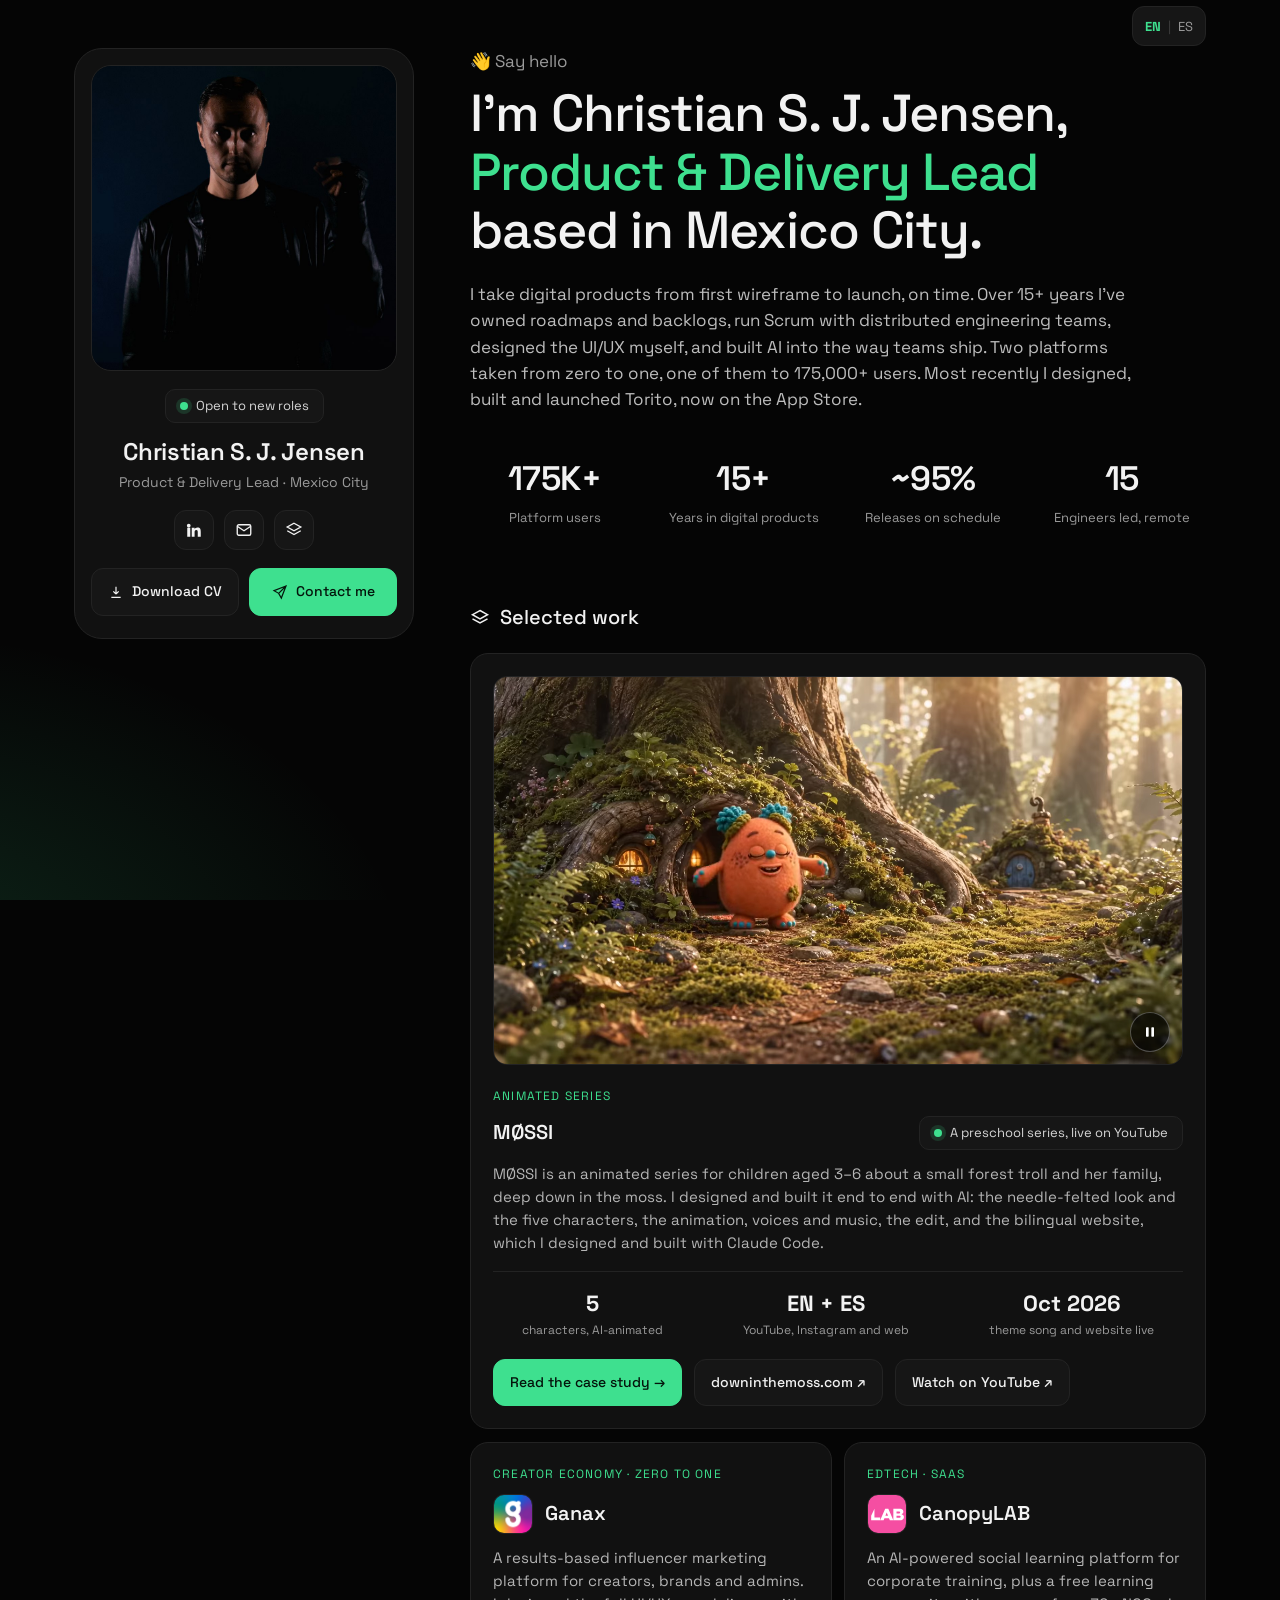
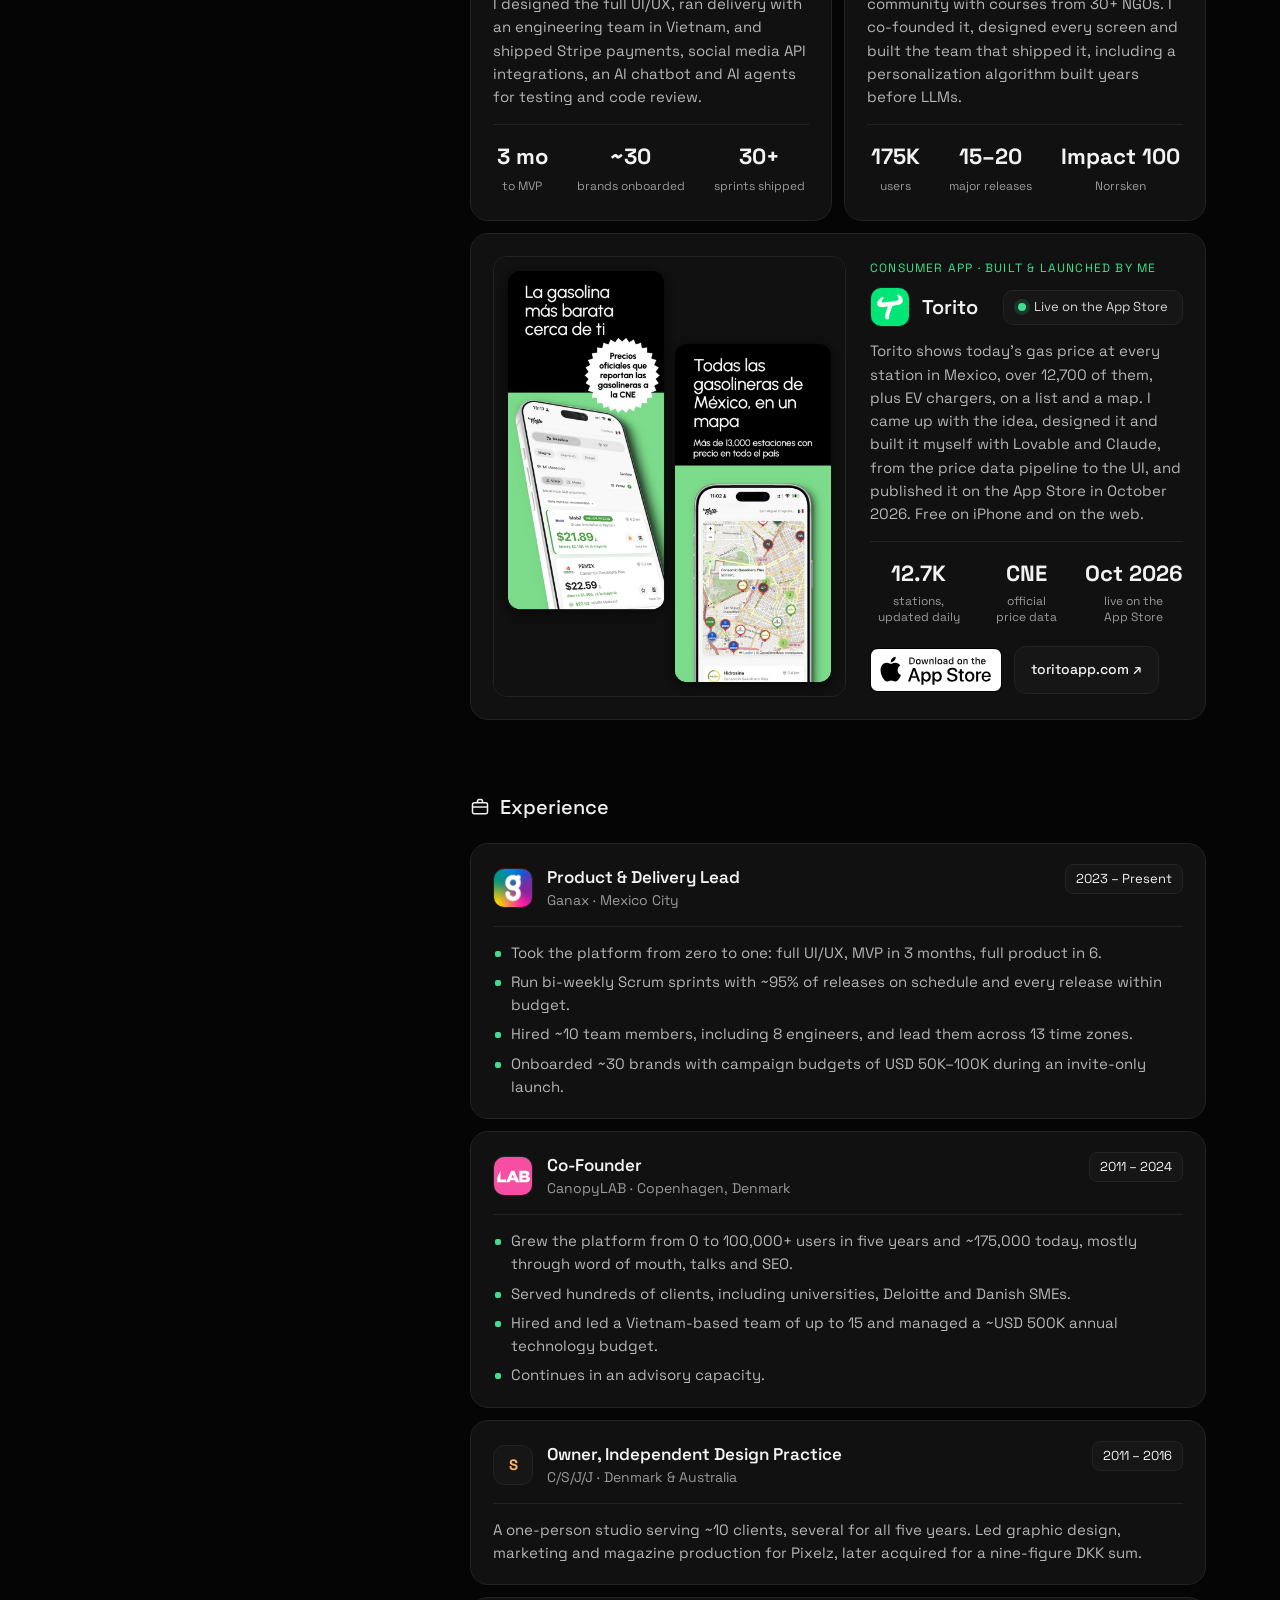
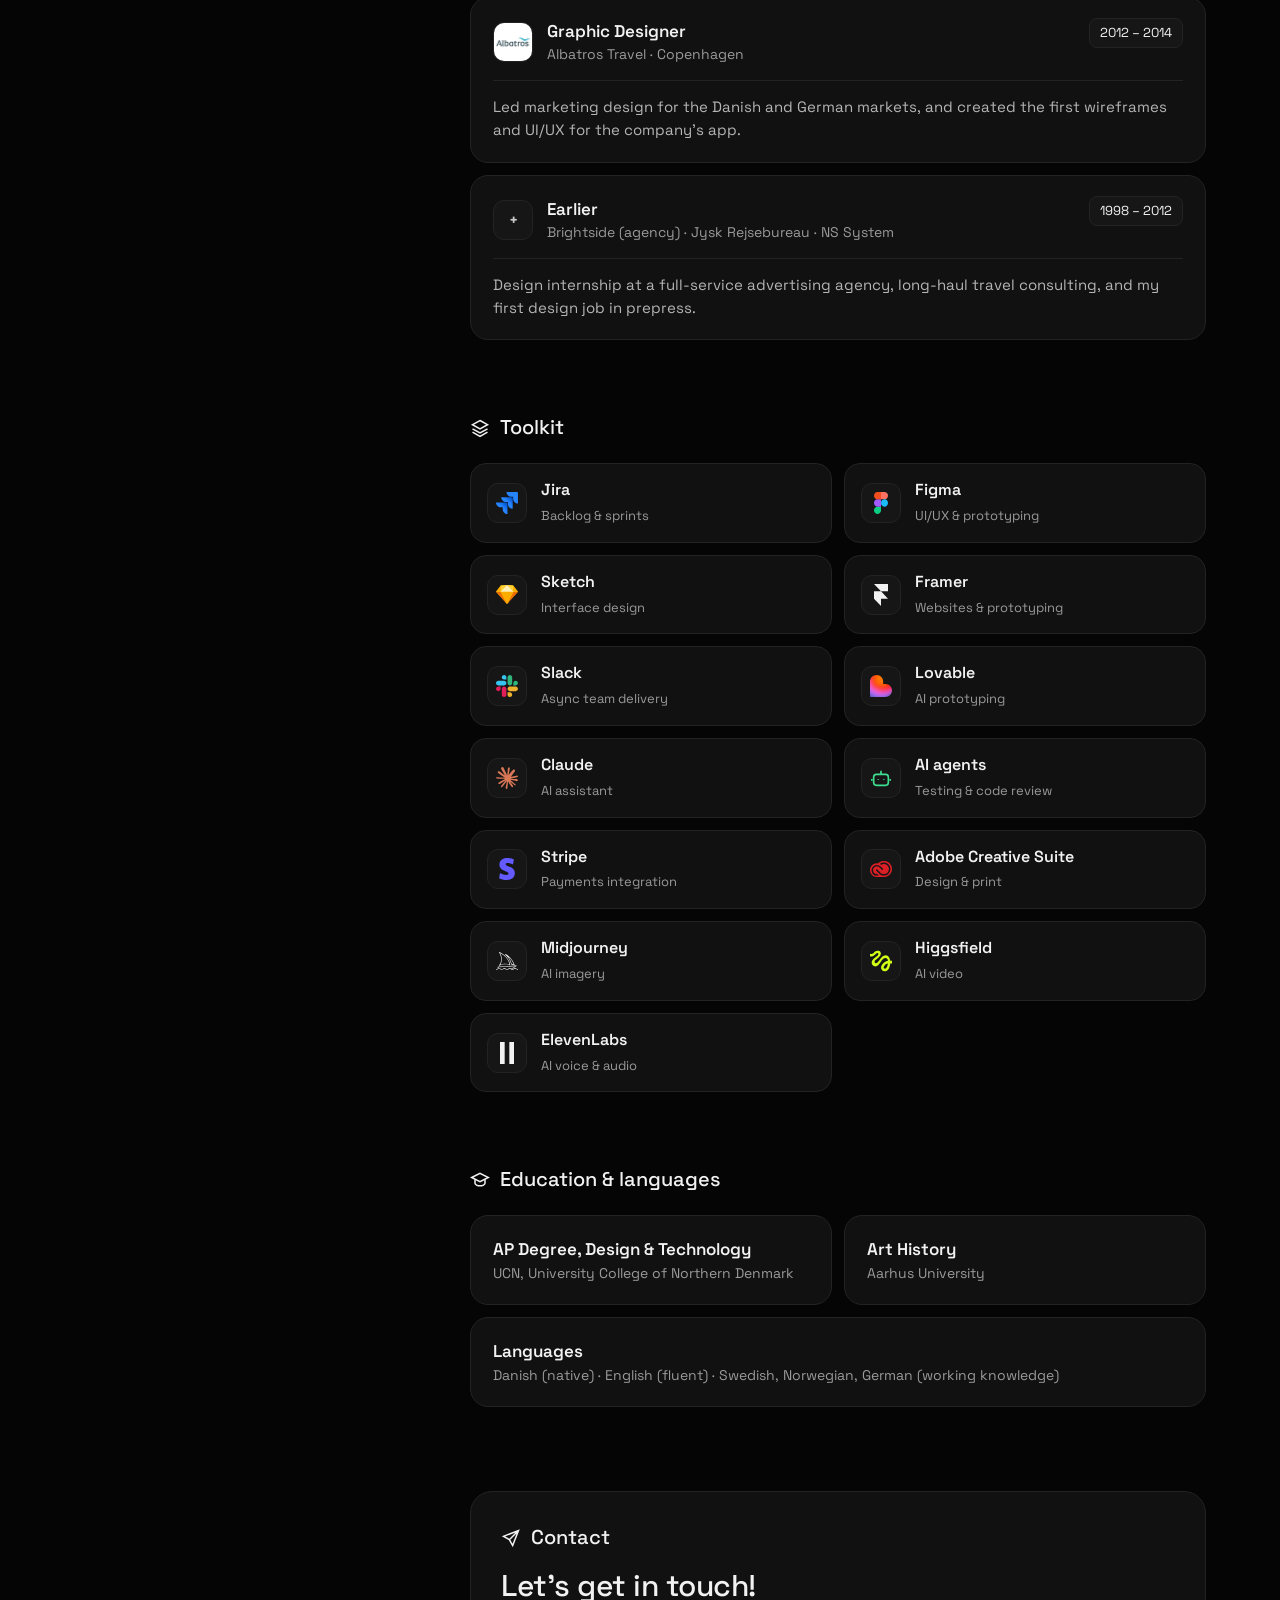
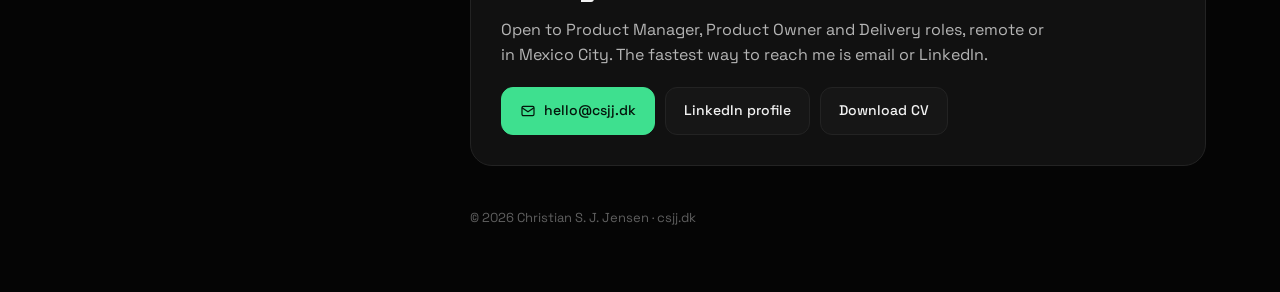
<file: index.html>
<!doctype html>
<html lang="en">
<head>
<meta charset="utf-8">
<meta name="viewport" content="width=device-width, initial-scale=1">
<title>Christian S. J. Jensen | Product & Delivery Lead</title>
<meta name="description" content="Christian S. J. Jensen: Product & Delivery Lead in Mexico City. 15+ years taking digital products from zero to launch with distributed engineering teams.">
<meta property="og:title" content="Christian S. J. Jensen | Product & Delivery Lead">
<meta property="og:description" content="From wireframe to launch, on time. Product ownership, Agile delivery and AI-augmented teams.">
<meta property="og:url" content="https://csjj.dk">
<meta property="og:locale" content="en_US">
<meta property="og:type" content="website">
<meta property="og:site_name" content="Christian S. J. Jensen">
<meta property="og:image" content="https://csjj.dk/og-image.jpg">
<meta property="og:image:width" content="1200">
<meta property="og:image:height" content="630">
<meta property="og:image:alt" content="Christian S. J. Jensen, Product &amp; Delivery Lead. From wireframe to launch, on time.">
<meta name="twitter:card" content="summary_large_image">
<link rel="canonical" href="https://csjj.dk/">
<link rel="alternate" hreflang="en" href="https://csjj.dk/">
<link rel="alternate" hreflang="es" href="https://csjj.dk/es/">
<link rel="alternate" hreflang="x-default" href="https://csjj.dk/">
<link rel="icon" href="favicon.ico" sizes="48x48">
<link rel="icon" href="favicon.svg" type="image/svg+xml">
<link rel="apple-touch-icon" href="apple-touch-icon.png">
<meta name="theme-color" content="#050505">
<link rel="preconnect" href="https://fonts.googleapis.com">
<link rel="preconnect" href="https://fonts.gstatic.com" crossorigin>
<link href="https://fonts.googleapis.com/css2?family=Space+Grotesk:wght@400;500;600;700&display=swap" rel="stylesheet">
<link rel="stylesheet" href="styles.css?v=d2506490">
</head>
<body>
<header class="topbar"><nav class="lang" aria-label="Language"><a href="./" hreflang="en" lang="en" aria-current="true">EN</a><span aria-hidden="true">|</span><a href="es/" hreflang="es" lang="es">ES</a></nav></header>
<div class="wrap">

<aside class="profile">
  <div class="photo">
    <img src="Photo_cv.jpg" alt="Christian S. J. Jensen" width="900" height="900">
  </div>
  <div class="badge"><span class="dot"></span>Open to new roles</div>
  <h1>Christian S. J. Jensen</h1>
  <div class="role">Product &amp; Delivery Lead · Mexico City</div>
  <div class="socials">
    <a class="icon-btn" href="https://www.linkedin.com/in/chrsjensen" target="_blank" rel="noopener" aria-label="LinkedIn">
      <svg viewBox="0 0 24 24" fill="currentColor"><path d="M4.98 3.5a2.5 2.5 0 1 1 0 5 2.5 2.5 0 0 1 0-5zM3 9h4v12H3zM9 9h3.8v1.7h.05c.53-1 1.83-2.05 3.77-2.05C20.6 8.65 21 11.2 21 14.5V21h-4v-5.8c0-1.4-.03-3.2-1.95-3.2-1.95 0-2.25 1.52-2.25 3.1V21H9z"/></svg>
    </a>
    <a class="icon-btn" href="mailto:hello@csjj.dk" aria-label="Email">
      <svg viewBox="0 0 24 24" fill="none" stroke="currentColor" stroke-width="1.8"><rect x="3" y="5" width="18" height="14" rx="2"/><path d="m3 7 9 6 9-6"/></svg>
    </a>
    <a class="icon-btn" href="#work" aria-label="Selected work">
      <svg viewBox="0 0 24 24" fill="none" stroke="currentColor" stroke-width="1.8"><path d="m12 3 9 5-9 5-9-5z"/><path d="m3 13 9 5 9-5"/></svg>
    </a>
  </div>
  <div class="actions">
    <a class="btn" href="Christian_Jensen_CV.pdf?v=3d2431be" download="Christian_Jensen_CV.pdf">
      <svg viewBox="0 0 24 24" fill="none" stroke="currentColor" stroke-width="1.8"><path d="M12 4v11m0 0-4-4m4 4 4-4M5 20h14"/></svg>Download CV</a>
    <a class="btn primary" href="#contact">
      <svg viewBox="0 0 24 24" fill="none" stroke="currentColor" stroke-width="1.8"><path d="M21 3 10 14M21 3l-7 18-4-7-7-4z"/></svg>Contact me</a>
  </div>
</aside>

<main>
  <section class="hero">
    <div class="hello">👋 Say hello</div>
    <h2>I'm Christian S. J. Jensen,<br><span class="hl">Product &amp; Delivery Lead</span><br>based in Mexico City.</h2>
    <p>I take digital products from first wireframe to launch, on time. Over 15+ years I've owned roadmaps and backlogs, run Scrum with distributed engineering teams, designed the UI/UX myself, and built AI into the way teams ship. Two platforms taken from zero to one, one of them to 175,000+ users. Most recently I designed, built and launched <span translate="no">Torito</span>, now on the <span translate="no">App Store</span>.</p>
    <div class="stats">
      <div class="stat"><b>175K+</b><span>Platform users</span></div>
      <div class="stat"><b>15+</b><span>Years in digital products</span></div>
      <div class="stat"><b>~95%</b><span>Releases on schedule</span></div>
      <div class="stat"><b>15</b><span>Engineers led, remote</span></div>
    </div>
  </section>

  <section id="work">
    <div class="sec-title"><svg viewBox="0 0 24 24" fill="none" stroke="currentColor" stroke-width="1.8"><path d="m12 3 9 5-9 5-9-5z"/><path d="m3 13 9 5 9-5"/></svg>Selected work</div>
    <div class="case-grid">
      <article class="case case-featured case-wide">
        <div class="vid">
          <video data-lazy autoplay muted loop playsinline preload="none" width="1280" height="720" data-poster="img/mossi/mossi-card-poster.webp" aria-label="MØSSI: Møssi waves from the round door of her root home, then her brother Krammi and Mama Soli and Papa Pusti appear.">
            <source data-src="img/mossi/mossi-card-loop.webm" type="video/webm">
            <source data-src="img/mossi/mossi-card-loop.mp4" type="video/mp4">
          </video>
          <button class="vid-btn" type="button" aria-label="Pause video"><svg class="i-pause" viewBox="0 0 24 24" fill="currentColor" aria-hidden="true"><rect x="6" y="5" width="4" height="14" rx="1"/><rect x="14" y="5" width="4" height="14" rx="1"/></svg><svg class="i-play" viewBox="0 0 24 24" fill="currentColor" aria-hidden="true"><path d="M8 5.5v13a1 1 0 0 0 1.5.86l11-6.5a1 1 0 0 0 0-1.72l-11-6.5A1 1 0 0 0 8 5.5z"/></svg></button>
        </div>
        <div>
          <div class="tag">Animated series</div>
          <div class="case-head">
            <div class="title"><h3 translate="no">MØSSI</h3></div>
            <span class="badge"><span class="dot"></span><span>A preschool series, live on <span translate="no">YouTube</span></span></span>
          </div>
          <p><span translate="no">MØSSI</span> is an animated series for children aged 3–6 about a small forest troll and her family, deep down in the moss. I designed and built it end to end with AI: the needle-felted look and the five characters, the animation, voices and music, the edit, and the bilingual website, which I designed and built with <span translate="no">Claude Code</span>.</p>
          <div class="nums"><div><b>5</b><span>characters, AI-animated</span></div><div><b>EN + ES</b><span>YouTube, Instagram and web</span></div><div><b>Oct 2026</b><span>theme song and website live</span></div></div>
          <div class="case-actions">
            <a class="btn primary" href="mossi/">Read the case study →</a>
            <a class="btn" href="https://downinthemoss.com" target="_blank" rel="noopener">downinthemoss.com ↗</a>
            <a class="btn" href="https://www.youtube.com/watch?v=EScUEC3FDyw" target="_blank" rel="noopener">Watch on YouTube ↗</a>
          </div>
        </div>
      </article>
      <article class="case">
        <div class="tag">Creator economy · Zero to one</div>
        <div class="case-head">
          <div class="title"><img class="logo" src="logos/ganax.png" width="40" height="40" alt=""><h3 translate="no">Ganax</h3></div>
        </div>
        <p>A results-based influencer marketing platform for creators, brands and admins. I designed the full UI/UX, ran delivery with an engineering team in Vietnam, and shipped <span translate="no">Stripe</span> payments, social media API integrations, an AI chatbot and AI agents for testing and code review.</p>
        <div class="nums"><div><b>3 mo</b><span>to MVP</span></div><div><b>~30</b><span>brands onboarded</span></div><div><b>30+</b><span>sprints shipped</span></div></div>
      </article>
      <article class="case">
        <div class="tag">EdTech · SaaS</div>
        <div class="case-head">
          <div class="title"><img class="logo" src="logos/canopylab.svg" width="40" height="40" alt=""><h3 translate="no">CanopyLAB</h3></div>
        </div>
        <p>An AI-powered social learning platform for corporate training, plus a free learning community with courses from 30+ NGOs. I co-founded it, designed every screen and built the team that shipped it, including a personalization algorithm built years before LLMs.</p>
        <div class="nums"><div><b>175K</b><span>users</span></div><div><b>15–20</b><span>major releases</span></div><div><b translate="no">Impact 100</b><span translate="no">Norrsken</span></div></div>
      </article>
      <article class="case case-featured">
        <img class="shot" src="img/torito/torito-screens.jpg" width="1200" height="1500" loading="lazy" alt="Torito app screenshots: cheapest gas nearby and all stations on a map">
        <div>
          <div class="tag">Consumer app · Built &amp; launched by me</div>
          <div class="case-head">
            <div class="title"><img class="logo" src="img/torito/torito-icon.png" width="40" height="40" alt=""><h3 translate="no">Torito</h3></div>
            <span class="badge"><span class="dot"></span><span>Live on the <span translate="no">App Store</span></span></span>
          </div>
          <p><span translate="no">Torito</span> shows today's gas price at every station in Mexico, over 12,700 of them, plus EV chargers, on a list and a map. I came up with the idea, designed it and built it myself with <span translate="no">Lovable</span> and <span translate="no">Claude</span>, from the price data pipeline to the UI, and published it on the <span translate="no">App Store</span> in October 2026. Free on <span translate="no">iPhone</span> and on the web.</p>
          <div class="nums"><div><b>12.7K</b><span>stations, updated daily</span></div><div><b translate="no">CNE</b><span>official price data</span></div><div><b>Oct 2026</b><span>live on the App Store</span></div></div>
          <div class="case-actions">
            <a class="store" href="https://apps.apple.com/mx/app/torito/id6818914679" target="_blank" rel="noopener"><img src="img/torito/app-store-badge-white.svg" height="44" alt="Download Torito on the App Store"></a>
            <a class="btn" href="https://toritoapp.com" target="_blank" rel="noopener">toritoapp.com ↗</a>
          </div>
        </div>
      </article>
    </div>
  </section>

  <section id="experience">
    <div class="sec-title"><svg viewBox="0 0 24 24" fill="none" stroke="currentColor" stroke-width="1.8"><rect x="3" y="7" width="18" height="13" rx="2"/><path d="M9 7V5a2 2 0 0 1 2-2h2a2 2 0 0 1 2 2v2M3 12h18"/></svg>Experience</div>

    <div class="item">
      <div class="item-head"><div class="left"><img class="logo" src="logos/ganax.png" width="40" height="40" alt=""><div><h3>Product &amp; Delivery Lead</h3><div class="org"><span translate="no">Ganax</span> · Mexico City</div></div></div><div class="date">2023 – Present</div></div>
      <ul>
        <li>Took the platform from zero to one: full UI/UX, MVP in 3 months, full product in 6.</li>
        <li>Run bi-weekly Scrum sprints with ~95% of releases on schedule and every release within budget.</li>
        <li>Hired ~10 team members, including 8 engineers, and lead them across 13 time zones.</li>
        <li>Onboarded ~30 brands with campaign budgets of USD 50K–100K during an invite-only launch.</li>
      </ul>
    </div>

    <div class="item">
      <div class="item-head"><div class="left"><img class="logo" src="logos/canopylab.svg" width="40" height="40" alt=""><div><h3>Co-Founder</h3><div class="org"><span translate="no">CanopyLAB</span> · Copenhagen, Denmark</div></div></div><div class="date">2011 – 2024</div></div>
      <ul>
        <li>Grew the platform from 0 to 100,000+ users in five years and ~175,000 today, mostly through word of mouth, talks and SEO.</li>
        <li>Served hundreds of clients, including universities, <span translate="no">Deloitte</span> and Danish SMEs.</li>
        <li>Hired and led a Vietnam-based team of up to 15 and managed a ~USD 500K annual technology budget.</li>
        <li>Continues in an advisory capacity.</li>
      </ul>
    </div>

    <div class="item">
      <div class="item-head"><div class="left"><div class="logo" style="color:#ffb86b">S</div><div><h3>Owner, Independent Design Practice</h3><div class="org"><span translate="no">C/S/J/J</span> · Denmark &amp; Australia</div></div></div><div class="date">2011 – 2016</div></div>
      <p>A one-person studio serving ~10 clients, several for all five years. Led graphic design, marketing and magazine production for <span translate="no">Pixelz</span>, later acquired for a nine-figure DKK sum.</p>
    </div>

    <div class="item">
      <div class="item-head"><div class="left"><img class="logo" src="logos/albatros.png" width="40" height="40" alt=""><div><h3>Graphic Designer</h3><div class="org"><span translate="no">Albatros Travel</span> · Copenhagen</div></div></div><div class="date">2012 – 2014</div></div>
      <p>Led marketing design for the Danish and German markets, and created the first wireframes and UI/UX for the company's app.</p>
    </div>

    <div class="item">
      <div class="item-head"><div class="left"><div class="logo" style="color:#c9c9c9">+</div><div><h3>Earlier</h3><div class="org"><span translate="no">Brightside</span> (agency) · <span translate="no">Jysk Rejsebureau</span> · <span translate="no">NS System</span></div></div></div><div class="date">1998 – 2012</div></div>
      <p>Design internship at a full-service advertising agency, long-haul travel consulting, and my first design job in prepress.</p>
    </div>
  </section>

  <section id="stack">
    <div class="sec-title"><svg viewBox="0 0 24 24" fill="none" stroke="currentColor" stroke-width="1.8"><path d="m12 3 9 5-9 5-9-5z"/><path d="m3 13 9 5 9-5"/><path d="m3 17 9 5 9-5"/></svg>Toolkit</div>
    <div class="stack">
      <div class="tool"><div class="logo"><img src="logos/jira.svg" alt=""></div><div><b translate="no">Jira</b><span>Backlog &amp; sprints</span></div></div>
      <div class="tool"><div class="logo"><img src="logos/figma.svg" alt=""></div><div><b translate="no">Figma</b><span>UI/UX &amp; prototyping</span></div></div>
      <div class="tool"><div class="logo"><img src="logos/sketch.svg" alt=""></div><div><b translate="no">Sketch</b><span>Interface design</span></div></div>
      <div class="tool"><div class="logo"><img src="logos/framer.svg" alt=""></div><div><b translate="no">Framer</b><span>Websites &amp; prototyping</span></div></div>
      <div class="tool"><div class="logo"><img src="logos/slack.svg" alt=""></div><div><b translate="no">Slack</b><span>Async team delivery</span></div></div>
      <div class="tool"><div class="logo"><img src="logos/lovable.svg" alt=""></div><div><b translate="no">Lovable</b><span>AI prototyping</span></div></div>
      <div class="tool"><div class="logo"><img src="logos/claude.svg" alt=""></div><div><b translate="no">Claude</b><span>AI assistant</span></div></div>
      <div class="tool"><div class="logo" style="color:var(--accent)"><svg viewBox="0 0 24 24" fill="none" stroke="currentColor" stroke-width="1.8" aria-hidden="true"><rect x="4" y="8" width="16" height="12" rx="3"/><path d="M12 4v4M9 13v1M15 13v1M2 13v2M22 13v2"/></svg></div><div><b>AI agents</b><span>Testing &amp; code review</span></div></div>
      <div class="tool"><div class="logo"><img src="logos/stripe.svg" alt=""></div><div><b translate="no">Stripe</b><span>Payments integration</span></div></div>
      <div class="tool"><div class="logo"><img src="logos/adobe-creative-cloud.svg" alt=""></div><div><b translate="no">Adobe Creative Suite</b><span>Design &amp; print</span></div></div>
      <div class="tool"><div class="logo"><img src="logos/midjourney.svg" alt=""></div><div><b translate="no">Midjourney</b><span>AI imagery</span></div></div>
      <div class="tool"><div class="logo"><img src="logos/higgsfield.svg" alt=""></div><div><b translate="no">Higgsfield</b><span>AI video</span></div></div>
      <div class="tool"><div class="logo"><img src="logos/elevenlabs.svg" alt=""></div><div><b translate="no">ElevenLabs</b><span>AI voice &amp; audio</span></div></div>
    </div>
  </section>

  <section id="education">
    <div class="sec-title"><svg viewBox="0 0 24 24" fill="none" stroke="currentColor" stroke-width="1.8"><path d="m2 9 10-5 10 5-10 5z"/><path d="M6 11v5c0 1.5 3 3 6 3s6-1.5 6-3v-5"/></svg>Education &amp; languages</div>
    <div class="edu-grid">
      <div class="item"><div class="item-head" style="border:0;margin:0;padding:0"><div><h3>AP Degree, Design &amp; Technology</h3><div class="org" translate="no">UCN, University College of Northern Denmark</div></div></div></div>
      <div class="item"><div class="item-head" style="border:0;margin:0;padding:0"><div><h3>Art History</h3><div class="org" translate="no">Aarhus University</div></div></div></div>
      <div class="item" style="grid-column:1/-1"><div class="item-head" style="border:0;margin:0;padding:0"><div><h3>Languages</h3><div class="org">Danish (native) · English (fluent) · Swedish, Norwegian, German (working knowledge)</div></div></div></div>
    </div>
  </section>

  <section id="contact">
    <div class="contact">
      <div class="sec-title" style="margin-bottom:10px"><svg viewBox="0 0 24 24" fill="none" stroke="currentColor" stroke-width="1.8"><path d="M21 3 10 14M21 3l-7 18-4-7-7-4z"/></svg>Contact</div>
      <h3>Let's get in touch!</h3>
      <p>Open to Product Manager, Product Owner and Delivery roles, remote or in Mexico City. The fastest way to reach me is email or <span translate="no">LinkedIn</span>.</p>
      <div class="row">
        <a class="btn primary" href="mailto:hello@csjj.dk">
          <svg viewBox="0 0 24 24" fill="none" stroke="currentColor" stroke-width="1.8"><rect x="3" y="5" width="18" height="14" rx="2"/><path d="m3 7 9 6 9-6"/></svg>hello@csjj.dk</a>
        <a class="btn" href="https://www.linkedin.com/in/chrsjensen" target="_blank" rel="noopener"><span><span translate="no">LinkedIn</span> profile</span></a>
        <a class="btn" href="Christian_Jensen_CV.pdf?v=3d2431be" download="Christian_Jensen_CV.pdf">Download CV</a>
      </div>
    </div>
  </section>

  <footer>© 2026 Christian S. J. Jensen · csjj.dk</footer>
</main>
</div>
<script src="js/video.js?v=dd02ee6b" defer></script>
<script>
// Keep the current #section when switching language
document.querySelectorAll('.lang a').forEach(a => a.addEventListener('click', () => {
  if (location.hash) a.href = a.getAttribute('href').split('#')[0] + location.hash;
}));
</script>
</body>
</html>
</file>
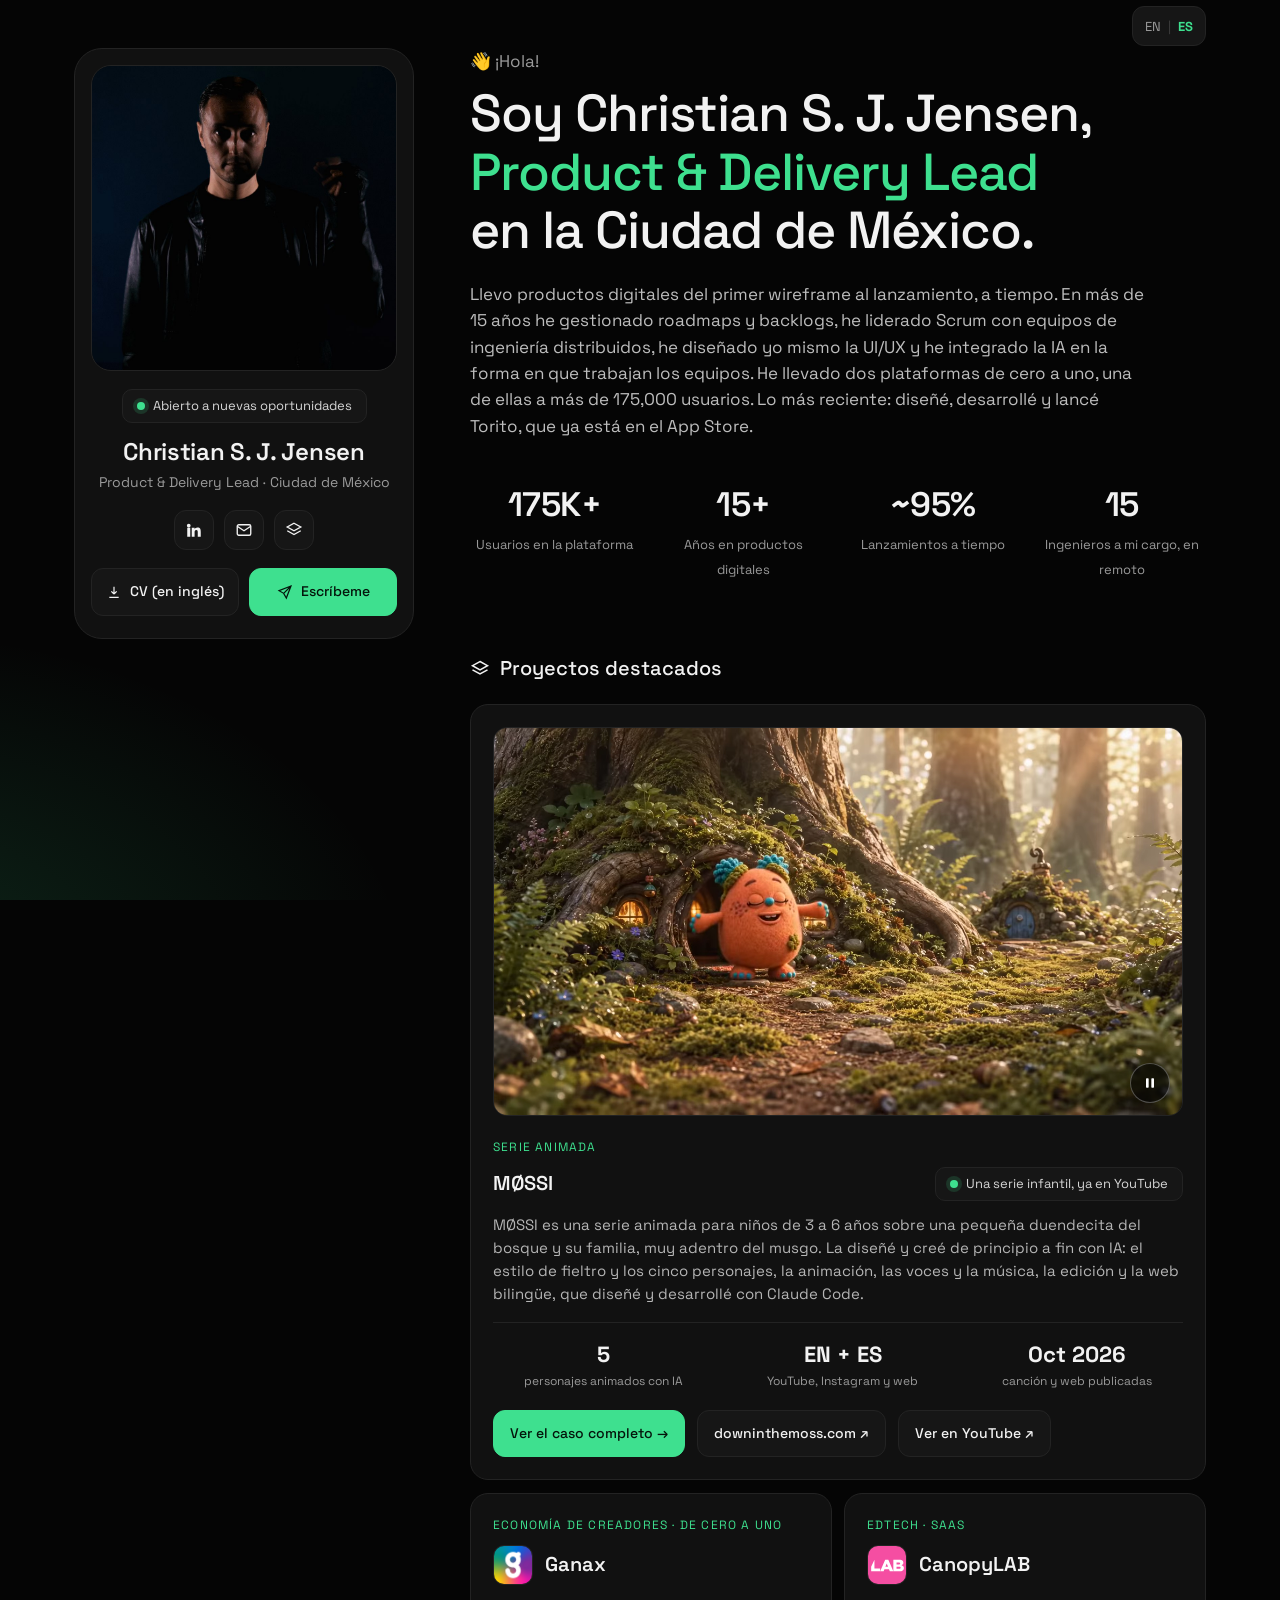
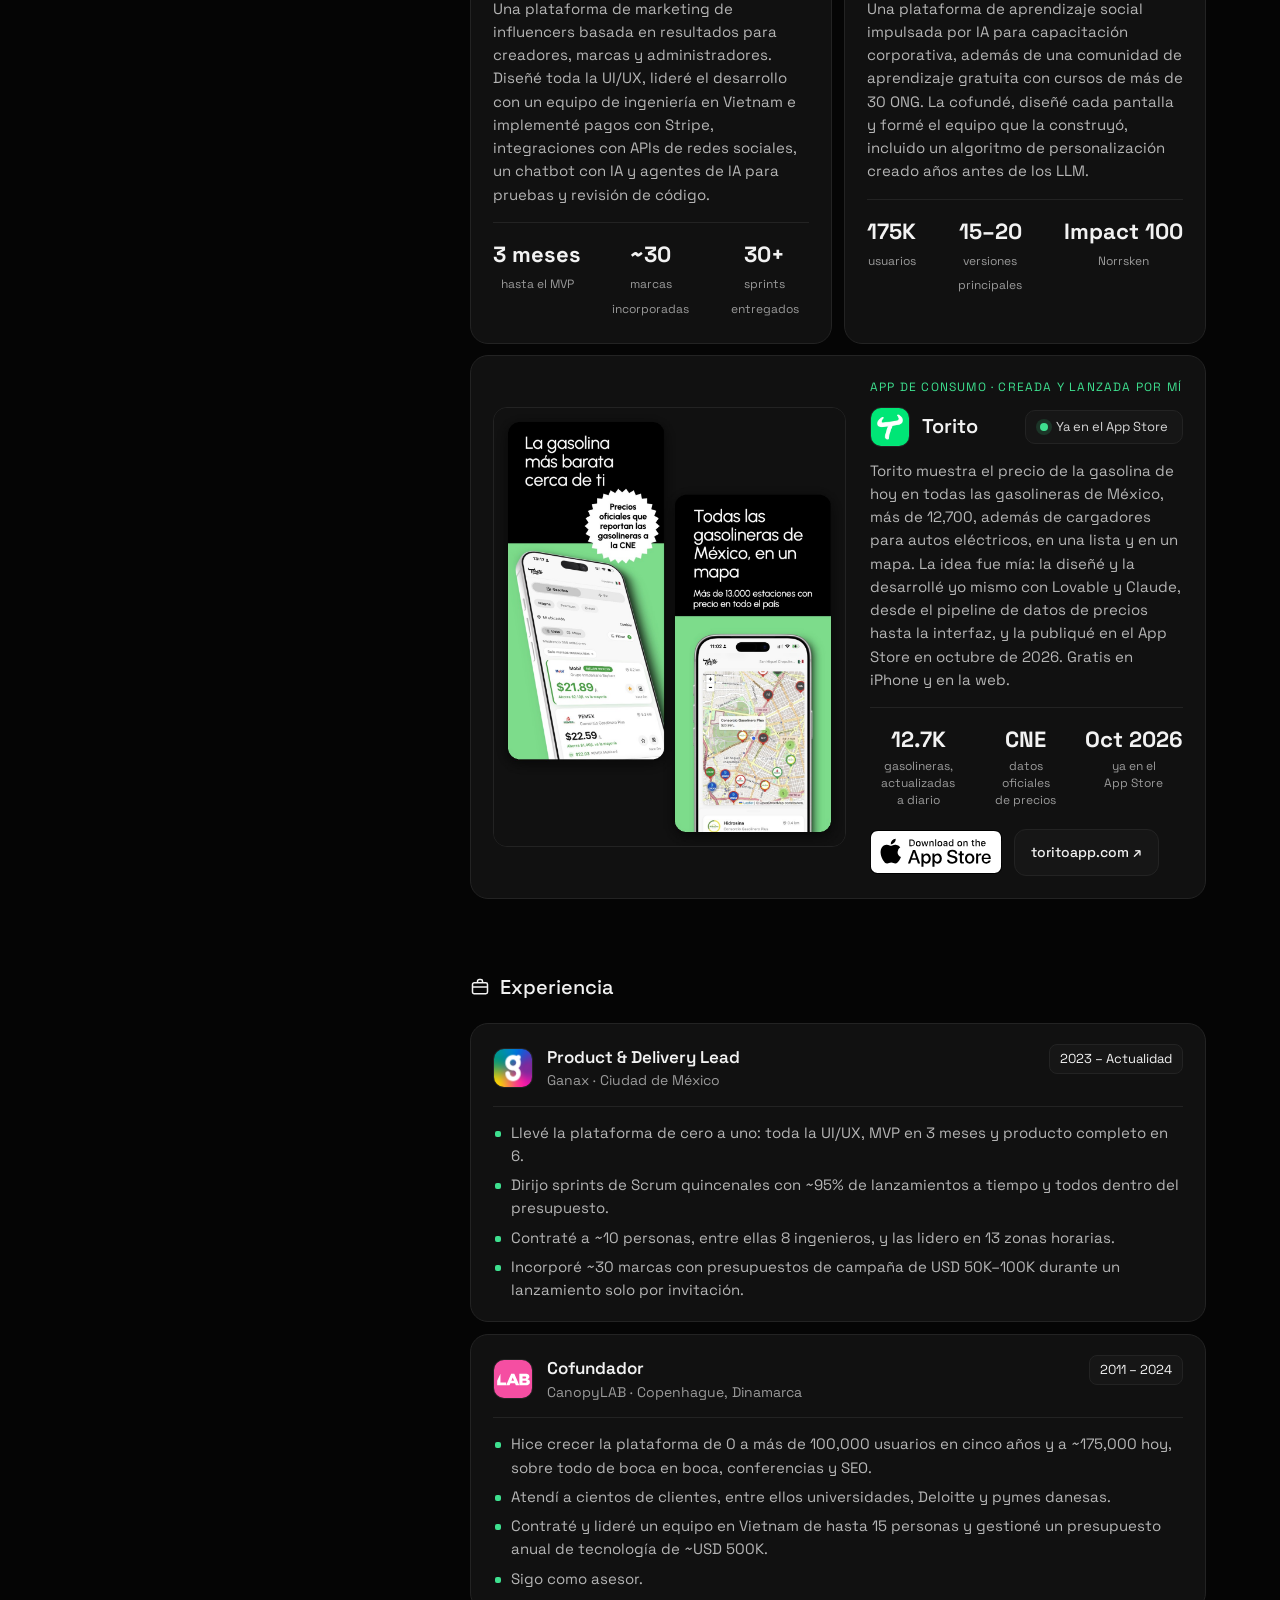
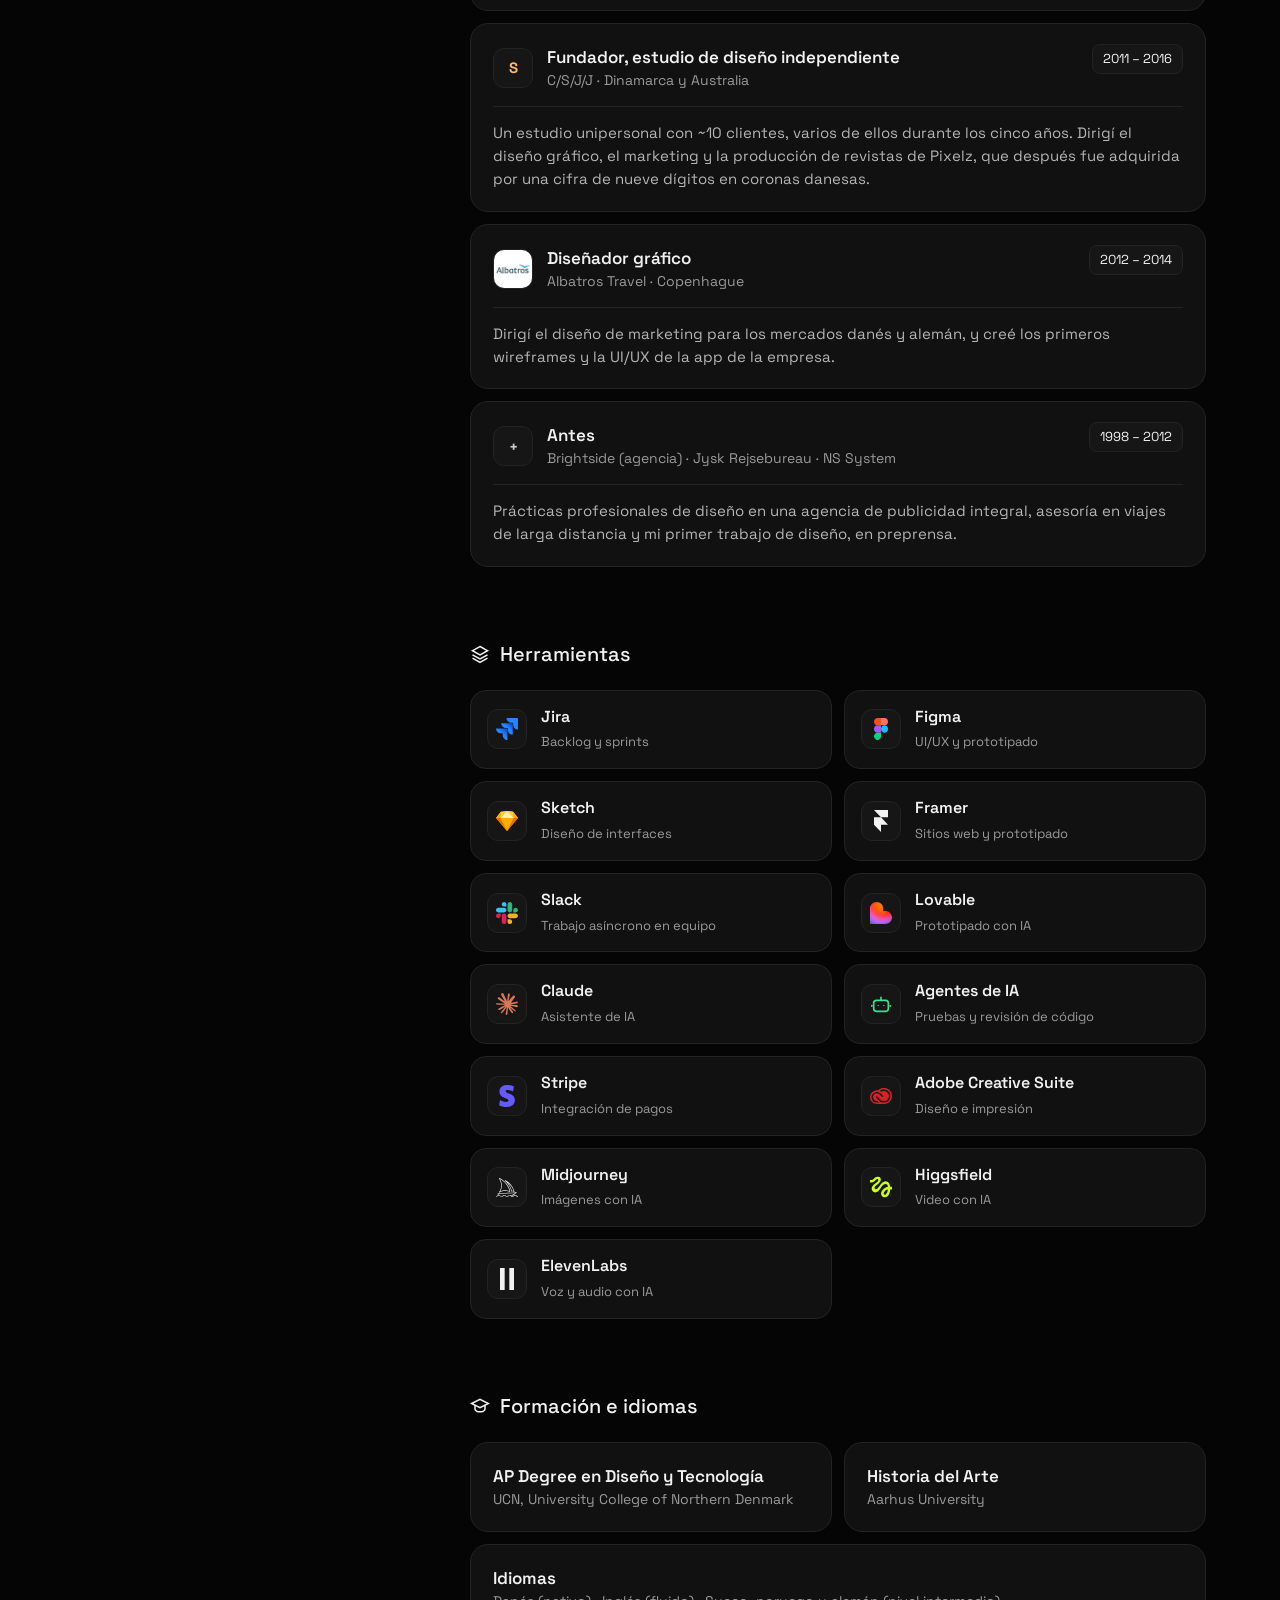
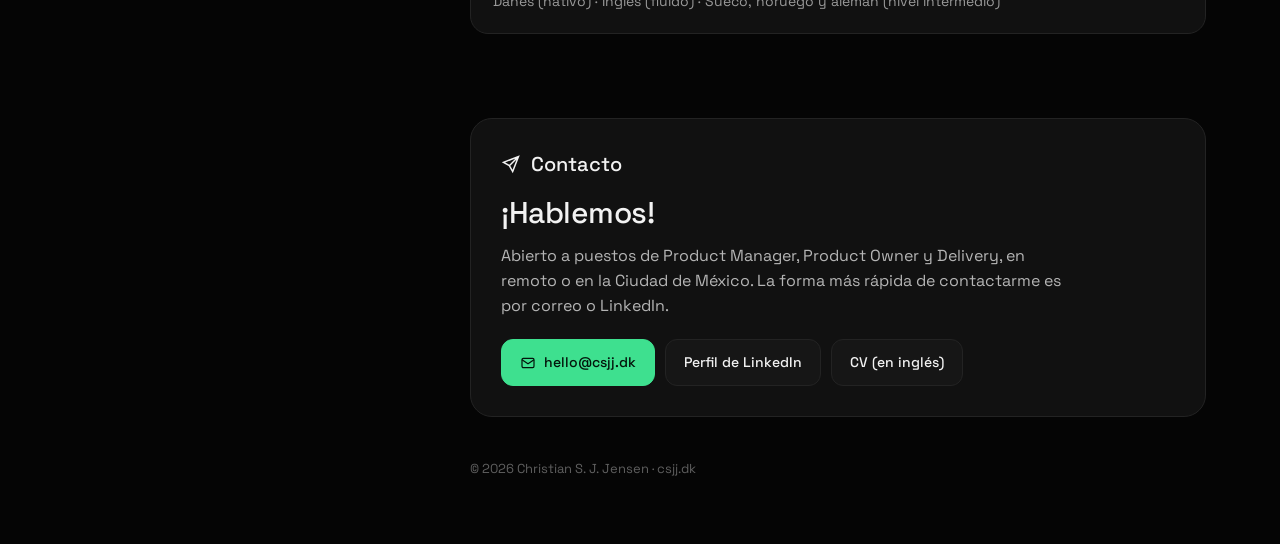
<file: es/index.html>
<!doctype html>
<html lang="es-MX">
<head>
<meta charset="utf-8">
<meta name="viewport" content="width=device-width, initial-scale=1">
<title>Christian S. J. Jensen | Product & Delivery Lead</title>
<meta name="description" content="Christian S. J. Jensen: Product & Delivery Lead en la Ciudad de México. Más de 15 años llevando productos digitales de cero al lanzamiento con equipos de ingeniería distribuidos.">
<meta property="og:title" content="Christian S. J. Jensen | Product & Delivery Lead">
<meta property="og:description" content="Del wireframe al lanzamiento, a tiempo. Gestión de producto, delivery ágil y equipos potenciados con IA.">
<meta property="og:url" content="https://csjj.dk/es/">
<meta property="og:locale" content="es_MX">
<meta property="og:type" content="website">
<meta property="og:site_name" content="Christian S. J. Jensen">
<meta property="og:image" content="https://csjj.dk/og-image-es.jpg">
<meta property="og:image:width" content="1200">
<meta property="og:image:height" content="630">
<meta property="og:image:alt" content="Christian S. J. Jensen, Product &amp; Delivery Lead. Del wireframe al lanzamiento, a tiempo.">
<meta name="twitter:card" content="summary_large_image">
<link rel="canonical" href="https://csjj.dk/es/">
<link rel="alternate" hreflang="en" href="https://csjj.dk/">
<link rel="alternate" hreflang="es" href="https://csjj.dk/es/">
<link rel="alternate" hreflang="x-default" href="https://csjj.dk/">
<link rel="icon" href="../favicon.ico" sizes="48x48">
<link rel="icon" href="../favicon.svg" type="image/svg+xml">
<link rel="apple-touch-icon" href="../apple-touch-icon.png">
<meta name="theme-color" content="#050505">
<link rel="preconnect" href="https://fonts.googleapis.com">
<link rel="preconnect" href="https://fonts.gstatic.com" crossorigin>
<link href="https://fonts.googleapis.com/css2?family=Space+Grotesk:wght@400;500;600;700&display=swap" rel="stylesheet">
<link rel="stylesheet" href="../styles.css?v=d2506490">
</head>
<body>
<header class="topbar"><nav class="lang" aria-label="Idioma"><a href="../" hreflang="en" lang="en">EN</a><span aria-hidden="true">|</span><a href="./" hreflang="es" lang="es" aria-current="true">ES</a></nav></header>
<div class="wrap">

<aside class="profile">
  <div class="photo">
    <img src="../Photo_cv.jpg" alt="Christian S. J. Jensen" width="900" height="900">
  </div>
  <div class="badge"><span class="dot"></span>Abierto a nuevas oportunidades</div>
  <h1>Christian S. J. Jensen</h1>
  <div class="role">Product &amp; Delivery Lead · Ciudad de México</div>
  <div class="socials">
    <a class="icon-btn" href="https://www.linkedin.com/in/chrsjensen" target="_blank" rel="noopener" aria-label="LinkedIn">
      <svg viewBox="0 0 24 24" fill="currentColor"><path d="M4.98 3.5a2.5 2.5 0 1 1 0 5 2.5 2.5 0 0 1 0-5zM3 9h4v12H3zM9 9h3.8v1.7h.05c.53-1 1.83-2.05 3.77-2.05C20.6 8.65 21 11.2 21 14.5V21h-4v-5.8c0-1.4-.03-3.2-1.95-3.2-1.95 0-2.25 1.52-2.25 3.1V21H9z"/></svg>
    </a>
    <a class="icon-btn" href="mailto:hello@csjj.dk" aria-label="Correo">
      <svg viewBox="0 0 24 24" fill="none" stroke="currentColor" stroke-width="1.8"><rect x="3" y="5" width="18" height="14" rx="2"/><path d="m3 7 9 6 9-6"/></svg>
    </a>
    <a class="icon-btn" href="#work" aria-label="Proyectos destacados">
      <svg viewBox="0 0 24 24" fill="none" stroke="currentColor" stroke-width="1.8"><path d="m12 3 9 5-9 5-9-5z"/><path d="m3 13 9 5 9-5"/></svg>
    </a>
  </div>
  <div class="actions">
    <a class="btn" href="../Christian_Jensen_CV.pdf?v=3d2431be" download="Christian_Jensen_CV.pdf">
      <svg viewBox="0 0 24 24" fill="none" stroke="currentColor" stroke-width="1.8"><path d="M12 4v11m0 0-4-4m4 4 4-4M5 20h14"/></svg>CV (en inglés)</a>
    <a class="btn primary" href="#contact">
      <svg viewBox="0 0 24 24" fill="none" stroke="currentColor" stroke-width="1.8"><path d="M21 3 10 14M21 3l-7 18-4-7-7-4z"/></svg>Escríbeme</a>
  </div>
</aside>

<main>
  <section class="hero">
    <div class="hello">👋 ¡Hola!</div>
    <h2>Soy Christian S. J. Jensen,<br><span class="hl">Product &amp; Delivery Lead</span><br>en la Ciudad de México.</h2>
    <p>Llevo productos digitales del primer wireframe al lanzamiento, a tiempo. En más de 15 años he gestionado roadmaps y backlogs, he liderado Scrum con equipos de ingeniería distribuidos, he diseñado yo mismo la UI/UX y he integrado la IA en la forma en que trabajan los equipos. He llevado dos plataformas de cero a uno, una de ellas a más de 175,000 usuarios. Lo más reciente: diseñé, desarrollé y lancé <span translate="no">Torito</span>, que ya está en el <span translate="no">App Store</span>.</p>
    <div class="stats">
      <div class="stat"><b>175K+</b><span>Usuarios en la plataforma</span></div>
      <div class="stat"><b>15+</b><span>Años en productos digitales</span></div>
      <div class="stat"><b>~95%</b><span>Lanzamientos a tiempo</span></div>
      <div class="stat"><b>15</b><span>Ingenieros a mi cargo, en remoto</span></div>
    </div>
  </section>

  <section id="work">
    <div class="sec-title"><svg viewBox="0 0 24 24" fill="none" stroke="currentColor" stroke-width="1.8"><path d="m12 3 9 5-9 5-9-5z"/><path d="m3 13 9 5 9-5"/></svg>Proyectos destacados</div>
    <div class="case-grid">
      <article class="case case-featured case-wide">
        <div class="vid">
          <video data-lazy autoplay muted loop playsinline preload="none" width="1280" height="720" data-poster="../img/mossi/mossi-card-poster.webp" aria-label="MØSSI: Møssi saluda desde la puerta redonda de su casa entre las raíces; luego aparecen su hermano Krammi, Mama Soli y Papa Pusti.">
            <source data-src="../img/mossi/mossi-card-loop.webm" type="video/webm">
            <source data-src="../img/mossi/mossi-card-loop.mp4" type="video/mp4">
          </video>
          <button class="vid-btn" type="button" aria-label="Pausar el vídeo"><svg class="i-pause" viewBox="0 0 24 24" fill="currentColor" aria-hidden="true"><rect x="6" y="5" width="4" height="14" rx="1"/><rect x="14" y="5" width="4" height="14" rx="1"/></svg><svg class="i-play" viewBox="0 0 24 24" fill="currentColor" aria-hidden="true"><path d="M8 5.5v13a1 1 0 0 0 1.5.86l11-6.5a1 1 0 0 0 0-1.72l-11-6.5A1 1 0 0 0 8 5.5z"/></svg></button>
        </div>
        <div>
          <div class="tag">Serie animada</div>
          <div class="case-head">
            <div class="title"><h3 translate="no">MØSSI</h3></div>
            <span class="badge"><span class="dot"></span><span>Una serie infantil, ya en <span translate="no">YouTube</span></span></span>
          </div>
          <p><span translate="no">MØSSI</span> es una serie animada para niños de 3 a 6 años sobre una pequeña duendecita del bosque y su familia, muy adentro del musgo. La diseñé y creé de principio a fin con IA: el estilo de fieltro y los cinco personajes, la animación, las voces y la música, la edición y la web bilingüe, que diseñé y desarrollé con <span translate="no">Claude Code</span>.</p>
          <div class="nums"><div><b>5</b><span>personajes animados con IA</span></div><div><b>EN + ES</b><span>YouTube, Instagram y web</span></div><div><b>Oct 2026</b><span>canción y web publicadas</span></div></div>
          <div class="case-actions">
            <a class="btn primary" href="mossi/">Ver el caso completo →</a>
            <a class="btn" href="https://downinthemoss.com" target="_blank" rel="noopener">downinthemoss.com ↗</a>
            <a class="btn" href="https://www.youtube.com/watch?v=EScUEC3FDyw" target="_blank" rel="noopener">Ver en YouTube ↗</a>
          </div>
        </div>
      </article>
      <article class="case">
        <div class="tag">Economía de creadores · De cero a uno</div>
        <div class="case-head">
          <div class="title"><img class="logo" src="../logos/ganax.png" width="40" height="40" alt=""><h3 translate="no">Ganax</h3></div>
        </div>
        <p>Una plataforma de marketing de influencers basada en resultados para creadores, marcas y administradores. Diseñé toda la UI/UX, lideré el desarrollo con un equipo de ingeniería en Vietnam e implementé pagos con <span translate="no">Stripe</span>, integraciones con APIs de redes sociales, un chatbot con IA y agentes de IA para pruebas y revisión de código.</p>
        <div class="nums"><div><b>3 meses</b><span>hasta el MVP</span></div><div><b>~30</b><span>marcas incorporadas</span></div><div><b>30+</b><span>sprints entregados</span></div></div>
      </article>
      <article class="case">
        <div class="tag">EdTech · SaaS</div>
        <div class="case-head">
          <div class="title"><img class="logo" src="../logos/canopylab.svg" width="40" height="40" alt=""><h3 translate="no">CanopyLAB</h3></div>
        </div>
        <p>Una plataforma de aprendizaje social impulsada por IA para capacitación corporativa, además de una comunidad de aprendizaje gratuita con cursos de más de 30 ONG. La cofundé, diseñé cada pantalla y formé el equipo que la construyó, incluido un algoritmo de personalización creado años antes de los LLM.</p>
        <div class="nums"><div><b>175K</b><span>usuarios</span></div><div><b>15–20</b><span>versiones principales</span></div><div><b translate="no">Impact 100</b><span translate="no">Norrsken</span></div></div>
      </article>
      <article class="case case-featured">
        <img class="shot" src="../img/torito/torito-screens.jpg" width="1200" height="1500" loading="lazy" alt="Capturas de pantalla de la app Torito: la gasolina más barata cerca de ti y todas las gasolineras en un mapa">
        <div>
          <div class="tag">App de consumo · Creada y lanzada por mí</div>
          <div class="case-head">
            <div class="title"><img class="logo" src="../img/torito/torito-icon.png" width="40" height="40" alt=""><h3 translate="no">Torito</h3></div>
            <span class="badge"><span class="dot"></span><span>Ya en el <span translate="no">App Store</span></span></span>
          </div>
          <p><span translate="no">Torito</span> muestra el precio de la gasolina de hoy en todas las gasolineras de México, más de 12,700, además de cargadores para autos eléctricos, en una lista y en un mapa. La idea fue mía: la diseñé y la desarrollé yo mismo con <span translate="no">Lovable</span> y <span translate="no">Claude</span>, desde el pipeline de datos de precios hasta la interfaz, y la publiqué en el <span translate="no">App Store</span> en octubre de 2026. Gratis en <span translate="no">iPhone</span> y en la web.</p>
          <div class="nums"><div><b>12.7K</b><span>gasolineras, actualizadas a diario</span></div><div><b translate="no">CNE</b><span>datos oficiales de precios</span></div><div><b>Oct 2026</b><span>ya en el App Store</span></div></div>
          <div class="case-actions">
            <a class="store" href="https://apps.apple.com/mx/app/torito/id6818914679" target="_blank" rel="noopener"><img src="../img/torito/app-store-badge-white.svg" height="44" alt="Descarga Torito en el App Store"></a>
            <a class="btn" href="https://toritoapp.com" target="_blank" rel="noopener">toritoapp.com ↗</a>
          </div>
        </div>
      </article>
    </div>
  </section>

  <section id="experience">
    <div class="sec-title"><svg viewBox="0 0 24 24" fill="none" stroke="currentColor" stroke-width="1.8"><rect x="3" y="7" width="18" height="13" rx="2"/><path d="M9 7V5a2 2 0 0 1 2-2h2a2 2 0 0 1 2 2v2M3 12h18"/></svg>Experiencia</div>

    <div class="item">
      <div class="item-head"><div class="left"><img class="logo" src="../logos/ganax.png" width="40" height="40" alt=""><div><h3>Product &amp; Delivery Lead</h3><div class="org"><span translate="no">Ganax</span> · Ciudad de México</div></div></div><div class="date">2023 – Actualidad</div></div>
      <ul>
        <li>Llevé la plataforma de cero a uno: toda la UI/UX, MVP en 3 meses y producto completo en 6.</li>
        <li>Dirijo sprints de Scrum quincenales con ~95% de lanzamientos a tiempo y todos dentro del presupuesto.</li>
        <li>Contraté a ~10 personas, entre ellas 8 ingenieros, y las lidero en 13 zonas horarias.</li>
        <li>Incorporé ~30 marcas con presupuestos de campaña de USD 50K–100K durante un lanzamiento solo por invitación.</li>
      </ul>
    </div>

    <div class="item">
      <div class="item-head"><div class="left"><img class="logo" src="../logos/canopylab.svg" width="40" height="40" alt=""><div><h3>Cofundador</h3><div class="org"><span translate="no">CanopyLAB</span> · Copenhague, Dinamarca</div></div></div><div class="date">2011 – 2024</div></div>
      <ul>
        <li>Hice crecer la plataforma de 0 a más de 100,000 usuarios en cinco años y a ~175,000 hoy, sobre todo de boca en boca, conferencias y SEO.</li>
        <li>Atendí a cientos de clientes, entre ellos universidades, <span translate="no">Deloitte</span> y pymes danesas.</li>
        <li>Contraté y lideré un equipo en Vietnam de hasta 15 personas y gestioné un presupuesto anual de tecnología de ~USD 500K.</li>
        <li>Sigo como asesor.</li>
      </ul>
    </div>

    <div class="item">
      <div class="item-head"><div class="left"><div class="logo" style="color:#ffb86b">S</div><div><h3>Fundador, estudio de diseño independiente</h3><div class="org"><span translate="no">C/S/J/J</span> · Dinamarca y Australia</div></div></div><div class="date">2011 – 2016</div></div>
      <p>Un estudio unipersonal con ~10 clientes, varios de ellos durante los cinco años. Dirigí el diseño gráfico, el marketing y la producción de revistas de <span translate="no">Pixelz</span>, que después fue adquirida por una cifra de nueve dígitos en coronas danesas.</p>
    </div>

    <div class="item">
      <div class="item-head"><div class="left"><img class="logo" src="../logos/albatros.png" width="40" height="40" alt=""><div><h3>Diseñador gráfico</h3><div class="org"><span translate="no">Albatros Travel</span> · Copenhague</div></div></div><div class="date">2012 – 2014</div></div>
      <p>Dirigí el diseño de marketing para los mercados danés y alemán, y creé los primeros wireframes y la UI/UX de la app de la empresa.</p>
    </div>

    <div class="item">
      <div class="item-head"><div class="left"><div class="logo" style="color:#c9c9c9">+</div><div><h3>Antes</h3><div class="org"><span translate="no">Brightside</span> (agencia) · <span translate="no">Jysk Rejsebureau</span> · <span translate="no">NS System</span></div></div></div><div class="date">1998 – 2012</div></div>
      <p>Prácticas profesionales de diseño en una agencia de publicidad integral, asesoría en viajes de larga distancia y mi primer trabajo de diseño, en preprensa.</p>
    </div>
  </section>

  <section id="stack">
    <div class="sec-title"><svg viewBox="0 0 24 24" fill="none" stroke="currentColor" stroke-width="1.8"><path d="m12 3 9 5-9 5-9-5z"/><path d="m3 13 9 5 9-5"/><path d="m3 17 9 5 9-5"/></svg>Herramientas</div>
    <div class="stack">
      <div class="tool"><div class="logo"><img src="../logos/jira.svg" alt=""></div><div><b translate="no">Jira</b><span>Backlog y sprints</span></div></div>
      <div class="tool"><div class="logo"><img src="../logos/figma.svg" alt=""></div><div><b translate="no">Figma</b><span>UI/UX y prototipado</span></div></div>
      <div class="tool"><div class="logo"><img src="../logos/sketch.svg" alt=""></div><div><b translate="no">Sketch</b><span>Diseño de interfaces</span></div></div>
      <div class="tool"><div class="logo"><img src="../logos/framer.svg" alt=""></div><div><b translate="no">Framer</b><span>Sitios web y prototipado</span></div></div>
      <div class="tool"><div class="logo"><img src="../logos/slack.svg" alt=""></div><div><b translate="no">Slack</b><span>Trabajo asíncrono en equipo</span></div></div>
      <div class="tool"><div class="logo"><img src="../logos/lovable.svg" alt=""></div><div><b translate="no">Lovable</b><span>Prototipado con IA</span></div></div>
      <div class="tool"><div class="logo"><img src="../logos/claude.svg" alt=""></div><div><b translate="no">Claude</b><span>Asistente de IA</span></div></div>
      <div class="tool"><div class="logo" style="color:var(--accent)"><svg viewBox="0 0 24 24" fill="none" stroke="currentColor" stroke-width="1.8" aria-hidden="true"><rect x="4" y="8" width="16" height="12" rx="3"/><path d="M12 4v4M9 13v1M15 13v1M2 13v2M22 13v2"/></svg></div><div><b>Agentes de IA</b><span>Pruebas y revisión de código</span></div></div>
      <div class="tool"><div class="logo"><img src="../logos/stripe.svg" alt=""></div><div><b translate="no">Stripe</b><span>Integración de pagos</span></div></div>
      <div class="tool"><div class="logo"><img src="../logos/adobe-creative-cloud.svg" alt=""></div><div><b translate="no">Adobe Creative Suite</b><span>Diseño e impresión</span></div></div>
      <div class="tool"><div class="logo"><img src="../logos/midjourney.svg" alt=""></div><div><b translate="no">Midjourney</b><span>Imágenes con IA</span></div></div>
      <div class="tool"><div class="logo"><img src="../logos/higgsfield.svg" alt=""></div><div><b translate="no">Higgsfield</b><span>Video con IA</span></div></div>
      <div class="tool"><div class="logo"><img src="../logos/elevenlabs.svg" alt=""></div><div><b translate="no">ElevenLabs</b><span>Voz y audio con IA</span></div></div>
    </div>
  </section>

  <section id="education">
    <div class="sec-title"><svg viewBox="0 0 24 24" fill="none" stroke="currentColor" stroke-width="1.8"><path d="m2 9 10-5 10 5-10 5z"/><path d="M6 11v5c0 1.5 3 3 6 3s6-1.5 6-3v-5"/></svg>Formación e idiomas</div>
    <div class="edu-grid">
      <div class="item"><div class="item-head" style="border:0;margin:0;padding:0"><div><h3>AP Degree en Diseño y Tecnología</h3><div class="org" translate="no">UCN, University College of Northern Denmark</div></div></div></div>
      <div class="item"><div class="item-head" style="border:0;margin:0;padding:0"><div><h3>Historia del Arte</h3><div class="org" translate="no">Aarhus University</div></div></div></div>
      <div class="item" style="grid-column:1/-1"><div class="item-head" style="border:0;margin:0;padding:0"><div><h3>Idiomas</h3><div class="org">Danés (nativo) · Inglés (fluido) · Sueco, noruego y alemán (nivel intermedio)</div></div></div></div>
    </div>
  </section>

  <section id="contact">
    <div class="contact">
      <div class="sec-title" style="margin-bottom:10px"><svg viewBox="0 0 24 24" fill="none" stroke="currentColor" stroke-width="1.8"><path d="M21 3 10 14M21 3l-7 18-4-7-7-4z"/></svg>Contacto</div>
      <h3>¡Hablemos!</h3>
      <p>Abierto a puestos de Product Manager, Product Owner y Delivery, en remoto o en la Ciudad de México. La forma más rápida de contactarme es por correo o <span translate="no">LinkedIn</span>.</p>
      <div class="row">
        <a class="btn primary" href="mailto:hello@csjj.dk">
          <svg viewBox="0 0 24 24" fill="none" stroke="currentColor" stroke-width="1.8"><rect x="3" y="5" width="18" height="14" rx="2"/><path d="m3 7 9 6 9-6"/></svg>hello@csjj.dk</a>
        <a class="btn" href="https://www.linkedin.com/in/chrsjensen" target="_blank" rel="noopener"><span>Perfil de <span translate="no">LinkedIn</span></span></a>
        <a class="btn" href="../Christian_Jensen_CV.pdf?v=3d2431be" download="Christian_Jensen_CV.pdf">CV (en inglés)</a>
      </div>
    </div>
  </section>

  <footer>© 2026 Christian S. J. Jensen · csjj.dk</footer>
</main>
</div>
<script src="../js/video.js?v=dd02ee6b" defer></script>
<script>
// Conserva la #sección actual al cambiar de idioma
document.querySelectorAll('.lang a').forEach(a => a.addEventListener('click', () => {
  if (location.hash) a.href = a.getAttribute('href').split('#')[0] + location.hash;
}));
</script>
</body>
</html>
</file>
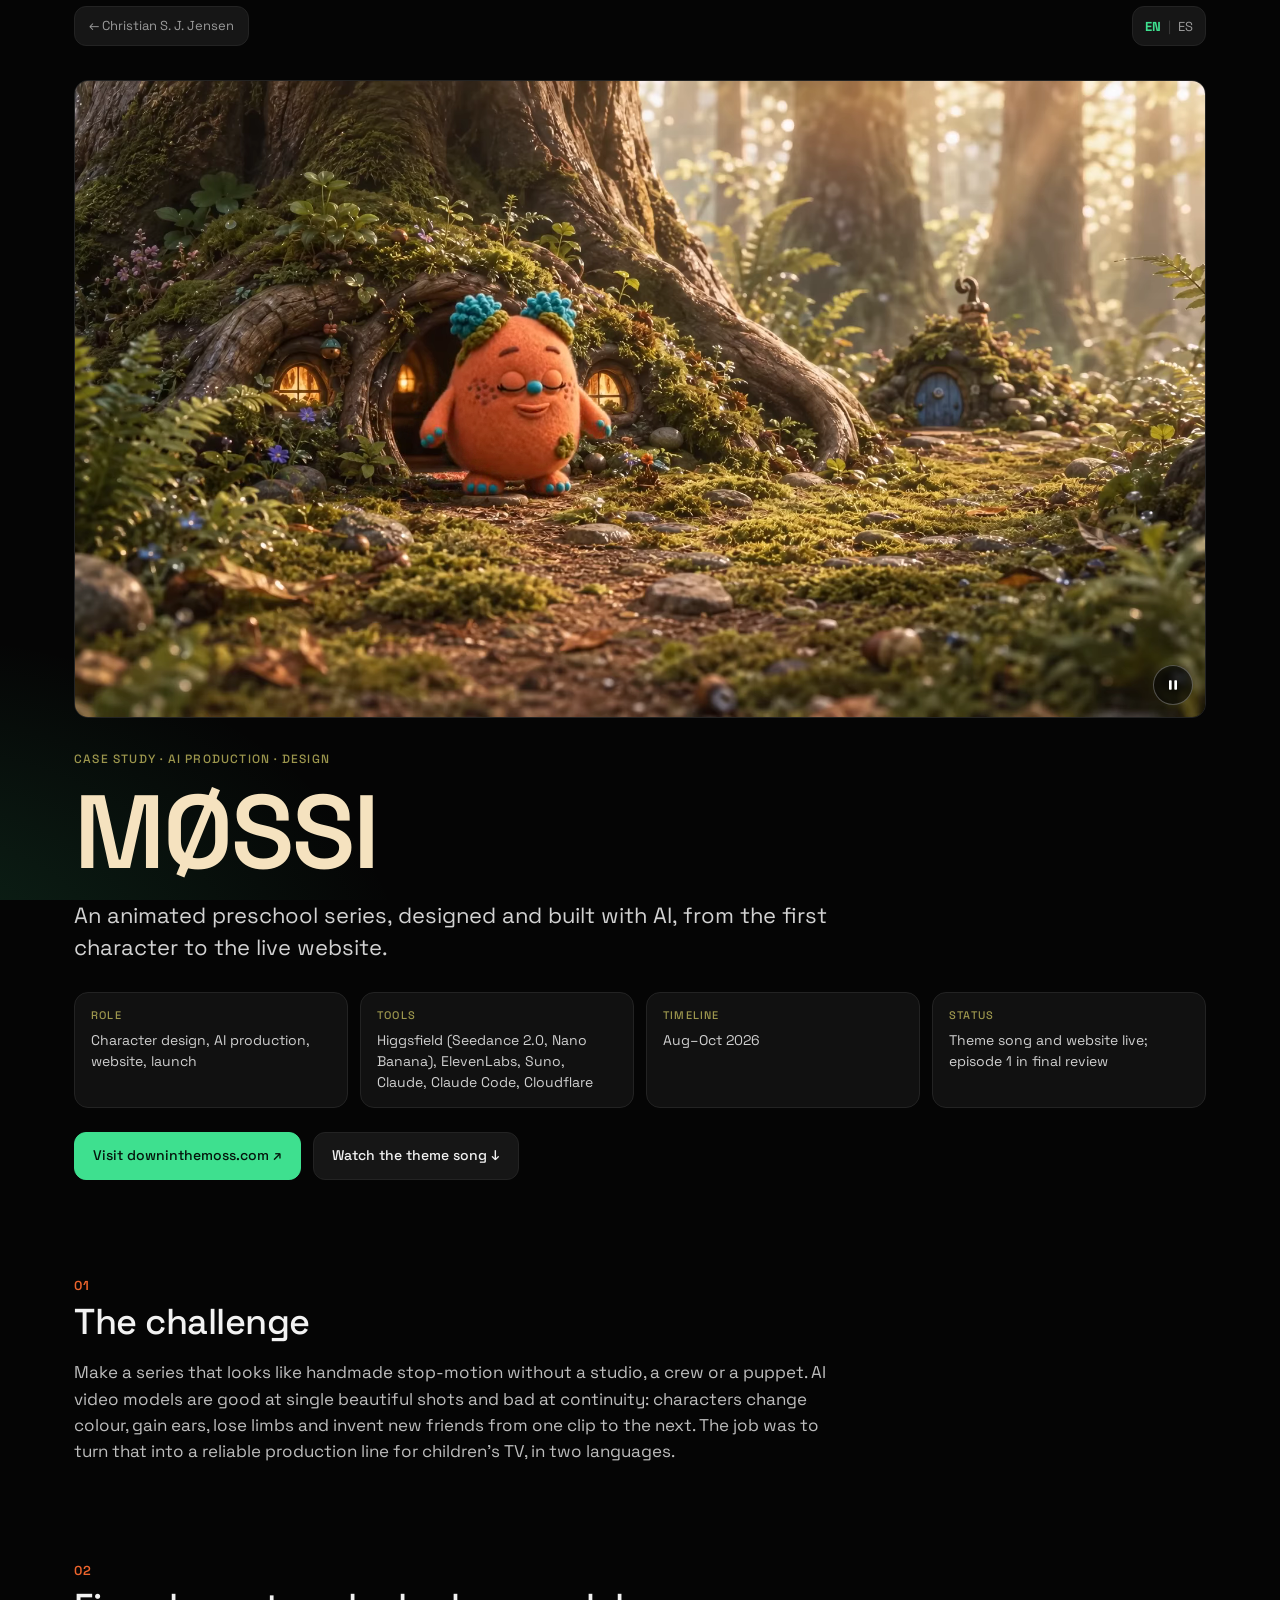
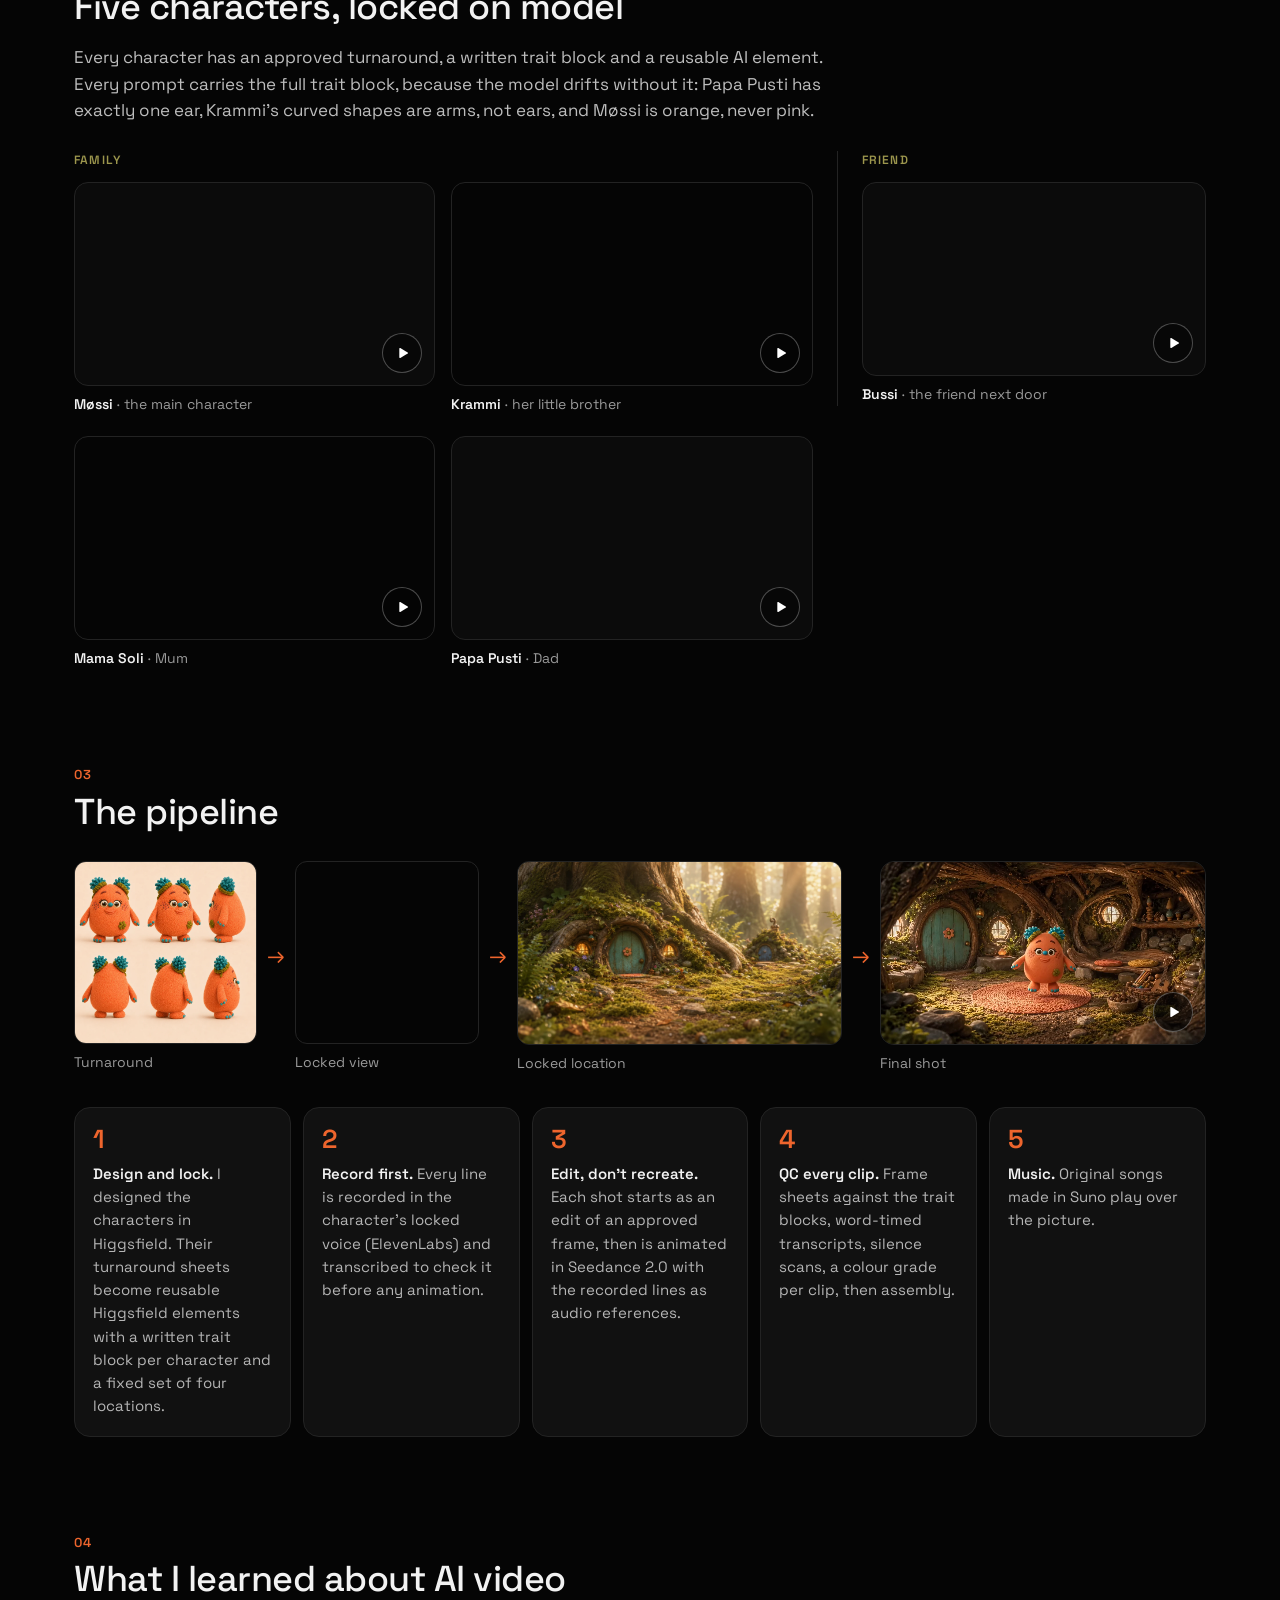
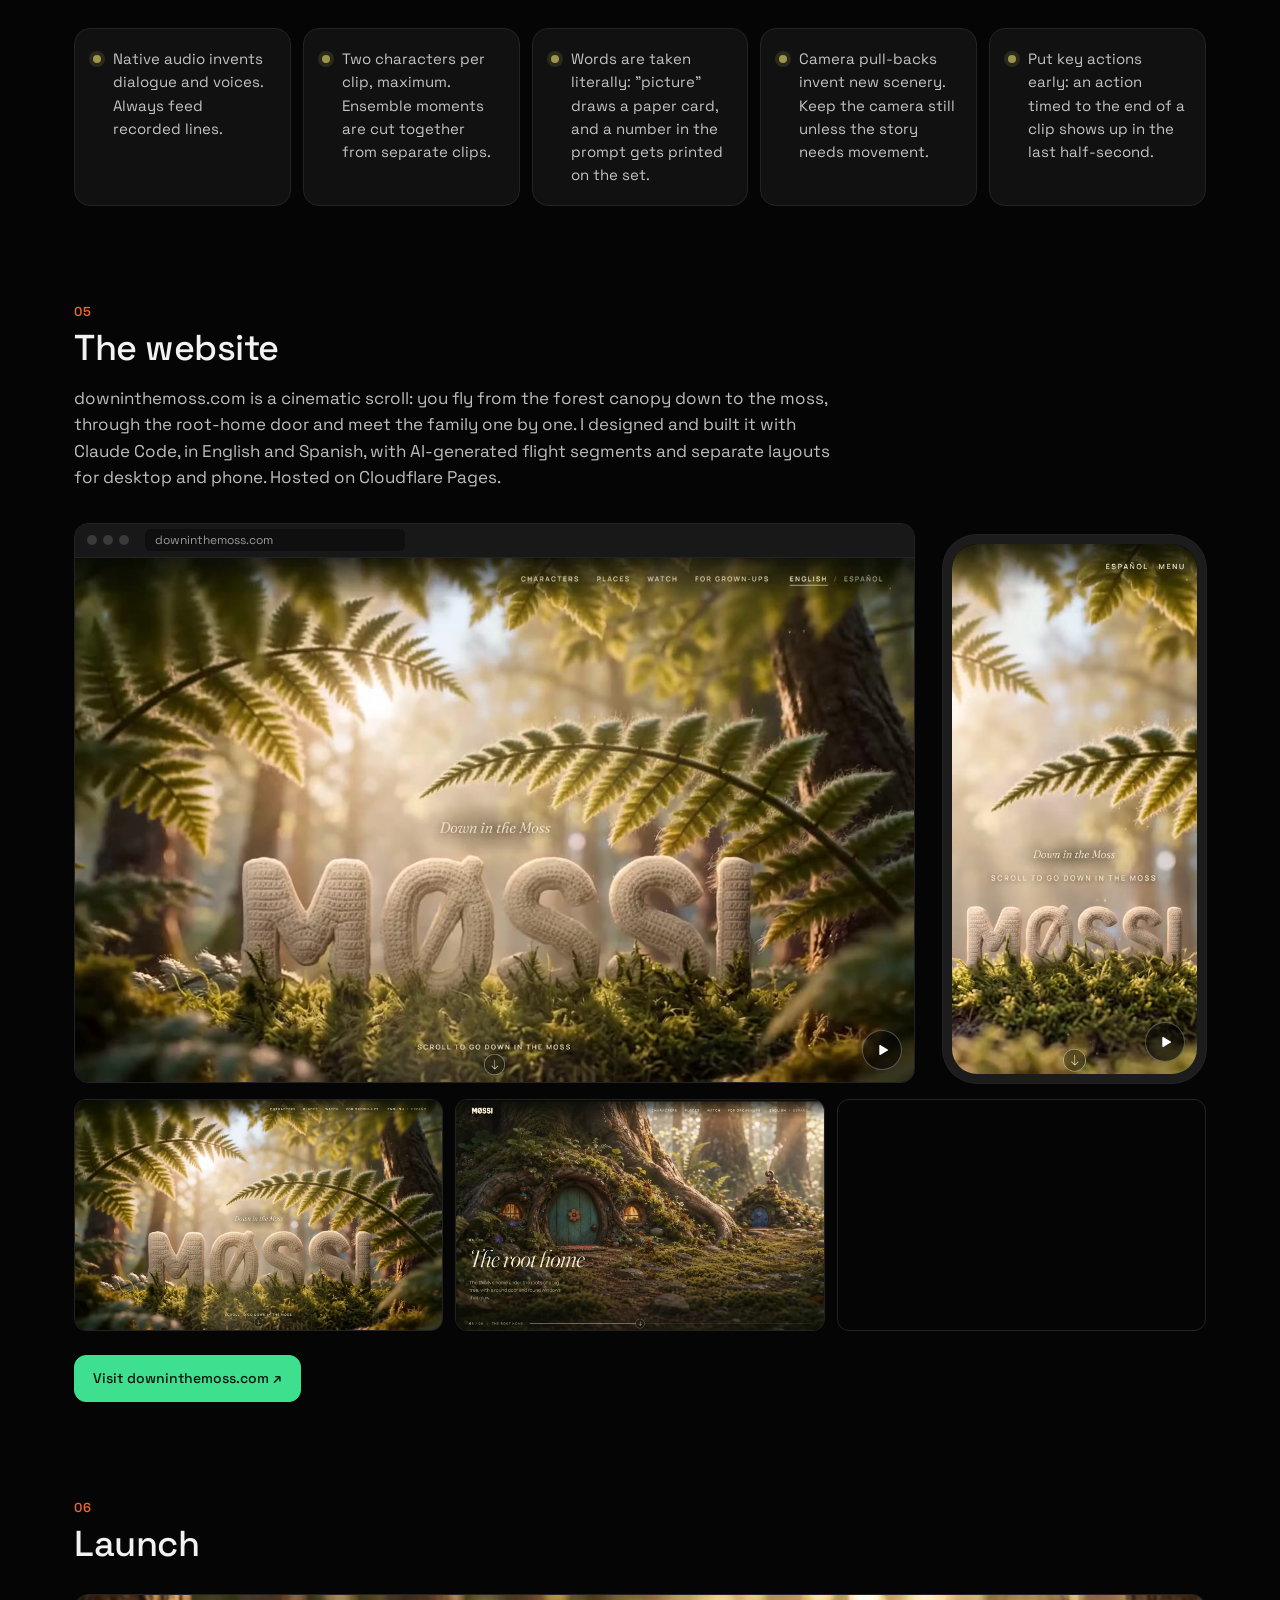
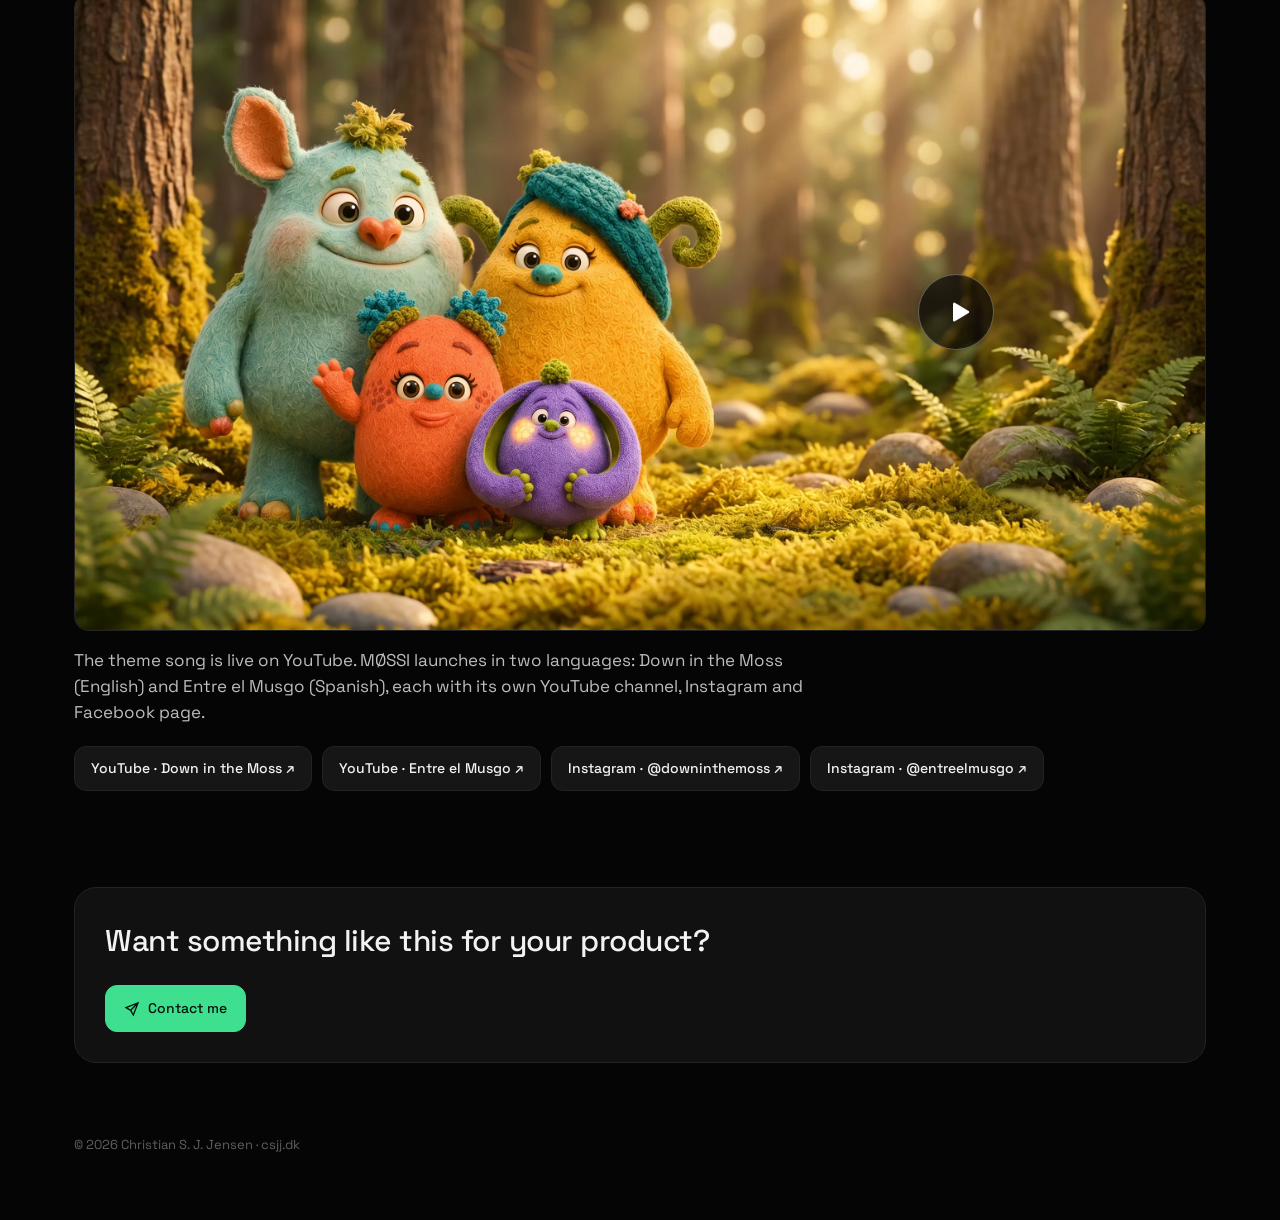
<file: mossi/index.html>
<!doctype html>
<html lang="en">
<head>
<meta charset="utf-8">
<meta name="viewport" content="width=device-width, initial-scale=1">
<title>MØSSI: an animated series built with AI · Christian S. J. Jensen</title>
<meta name="description" content="How I designed and built a bilingual preschool series with AI: characters, animation pipeline, music and website.">
<meta property="og:title" content="MØSSI: an animated series built with AI · Christian S. J. Jensen">
<meta property="og:description" content="How I designed and built a bilingual preschool series with AI: characters, animation pipeline, music and website.">
<meta property="og:url" content="https://csjj.dk/mossi/">
<meta property="og:locale" content="en_US">
<meta property="og:type" content="article">
<meta property="og:site_name" content="Christian S. J. Jensen">
<meta property="og:image" content="https://csjj.dk/img/mossi/mossi-og-1200x630.jpg">
<meta property="og:image:width" content="1200">
<meta property="og:image:height" content="630">
<meta property="og:image:alt" content="Møssi waving at the round door of her root home, under a big tree in a sunlit, mossy forest.">
<meta name="twitter:card" content="summary_large_image">
<meta name="twitter:title" content="MØSSI: an animated series built with AI · Christian S. J. Jensen">
<meta name="twitter:description" content="How I designed and built a bilingual preschool series with AI: characters, animation pipeline, music and website.">
<meta name="twitter:image" content="https://csjj.dk/img/mossi/mossi-og-1200x630.jpg">
<meta name="twitter:image:alt" content="Møssi waving at the round door of her root home, under a big tree in a sunlit, mossy forest.">
<link rel="canonical" href="https://csjj.dk/mossi/">
<link rel="alternate" hreflang="en" href="https://csjj.dk/mossi/">
<link rel="alternate" hreflang="es" href="https://csjj.dk/es/mossi/">
<link rel="alternate" hreflang="x-default" href="https://csjj.dk/mossi/">
<link rel="icon" href="../favicon.ico" sizes="48x48">
<link rel="icon" href="../favicon.svg" type="image/svg+xml">
<link rel="apple-touch-icon" href="../apple-touch-icon.png">
<meta name="theme-color" content="#050505">
<link rel="preconnect" href="https://fonts.googleapis.com">
<link rel="preconnect" href="https://fonts.gstatic.com" crossorigin>
<link href="https://fonts.googleapis.com/css2?family=Space+Grotesk:wght@400;500;600;700&display=swap" rel="stylesheet">
<link rel="preload" as="image" href="../img/mossi/hero/mossi-hero-family-1920-poster.webp" fetchpriority="high" media="not all and (max-width:699px) and (orientation:portrait) and (prefers-reduced-motion:no-preference)">
<link rel="preload" as="image" href="../img/mossi/mossi-card-poster.webp" fetchpriority="high" media="(max-width:699px) and (orientation:portrait) and (prefers-reduced-motion:no-preference)">
<link rel="stylesheet" href="../styles.css?v=d2506490">
<link rel="stylesheet" href="../mossi/mossi.css?v=7c44bea9">
</head>
<body class="cs">
<header class="topbar"><a class="back" href="../">← Christian S. J. Jensen</a><nav class="lang" aria-label="Language"><a href="./" hreflang="en" lang="en" aria-current="true">EN</a><span aria-hidden="true">|</span><a href="../es/mossi/" hreflang="es" lang="es">ES</a></nav></header>
<main class="cs-wrap">

  <section class="cs-hero">
    <div class="vid">
      <video class="hero-wide" data-lazy muted loop playsinline preload="metadata" width="1920" height="1080" data-poster="../img/mossi/hero/mossi-hero-family-1920-poster.webp" aria-label="MØSSI: Møssi waves from the round door of her root home, then her brother Krammi and Mama Soli and Papa Pusti appear."><source data-src="../img/mossi/hero/mossi-hero-family-1920.webm" type="video/webm"><source data-src="../img/mossi/hero/mossi-hero-family-1920.mp4" type="video/mp4"></video>
      <video class="hero-tall" data-lazy muted loop playsinline preload="metadata" width="608" height="1080" data-poster="../img/mossi/mossi-card-poster.webp" aria-label="MØSSI: a sunlit, mossy forest floor; Krammi walks in and comes towards the camera."><source data-src="../img/mossi/hero/mossi-hero-family-mobile-608x1080.webm" type="video/webm"><source data-src="../img/mossi/hero/mossi-hero-family-mobile-608x1080.mp4" type="video/mp4"></video>
      <button class="vid-btn" type="button" aria-label="Pause video"><svg class="i-pause" viewBox="0 0 24 24" fill="currentColor" aria-hidden="true"><rect x="6" y="5" width="4" height="14" rx="1"/><rect x="14" y="5" width="4" height="14" rx="1"/></svg><svg class="i-play" viewBox="0 0 24 24" fill="currentColor" aria-hidden="true"><path d="M8 5.5v13a1 1 0 0 0 1.5.86l11-6.5a1 1 0 0 0 0-1.72l-11-6.5A1 1 0 0 0 8 5.5z"/></svg></button>
    </div>
    <div class="cs-hero-text">
      <div class="cs-eyebrow">Case study · AI production · Design</div>
      <h1 translate="no">MØSSI</h1>
      <p class="cs-lead">An animated preschool series, designed and built with AI, from the first character to the live website.</p>
      <dl class="cs-meta"><div><dt>Role</dt><dd>Character design, AI production, website, launch</dd></div><div><dt>Tools</dt><dd><span translate="no">Higgsfield (Seedance 2.0, Nano Banana), ElevenLabs, Suno, Claude, Claude Code, Cloudflare</span></dd></div><div><dt>Timeline</dt><dd>Aug–Oct 2026</dd></div><div><dt>Status</dt><dd>Theme song and website live; episode 1 in final review</dd></div></dl>
      <div class="cs-actions">
        <a class="btn primary" href="https://downinthemoss.com" target="_blank" rel="noopener">Visit downinthemoss.com ↗</a>
        <a class="btn" href="#launch">Watch the theme song ↓</a>
      </div>
    </div>
  </section>

  <section class="cs-sec" id="challenge" aria-labelledby="h-challenge">
    <div class="cs-num" aria-hidden="true">01</div>
    <h2 id="h-challenge">The challenge</h2>
    <p class="cs-text">Make a series that looks like handmade stop-motion without a studio, a crew or a puppet. AI video models are good at single beautiful shots and bad at continuity: characters change colour, gain ears, lose limbs and invent new friends from one clip to the next. The job was to turn that into a reliable production line for children's TV, in two languages.</p>
  </section>

  <section class="cs-sec" id="characters" aria-labelledby="h-chars">
    <div class="cs-num" aria-hidden="true">02</div>
    <h2 id="h-chars">Five characters, locked on model</h2>
    <p class="cs-text">Every character has an approved turnaround, a written trait block and a reusable AI element. Every prompt carries the full trait block, because the model drifts without it: <span translate="no">Papa Pusti</span> has exactly one ear, <span translate="no">Krammi</span>'s curved shapes are arms, not ears, and <span translate="no">Møssi</span> is orange, never pink.</p>
    <div class="chars">
      <div class="chars-group chars-family">
        <h3>Family</h3>
        <div class="chars-grid"><figure class="char char-mossi"><div class="vid"><video data-lazy autoplay muted loop playsinline preload="none" width="1280" height="720" data-poster="../img/mossi/characters/mossi-720-poster.webp" aria-label="Møssi, a small orange felt character with teal tufts, stands on a round rug inside the root home and waves."><source data-src="../img/mossi/characters/mossi-720.webm" type="video/webm"><source data-src="../img/mossi/characters/mossi-720.mp4" type="video/mp4"></video><button class="vid-btn" type="button" aria-label="Pause video"><svg class="i-pause" viewBox="0 0 24 24" fill="currentColor" aria-hidden="true"><rect x="6" y="5" width="4" height="14" rx="1"/><rect x="14" y="5" width="4" height="14" rx="1"/></svg><svg class="i-play" viewBox="0 0 24 24" fill="currentColor" aria-hidden="true"><path d="M8 5.5v13a1 1 0 0 0 1.5.86l11-6.5a1 1 0 0 0 0-1.72l-11-6.5A1 1 0 0 0 8 5.5z"/></svg></button></div><figcaption><b translate="no">Møssi</b> · the main character</figcaption></figure><figure class="char char-krammi"><div class="vid"><video data-lazy autoplay muted loop playsinline preload="none" width="1280" height="720" data-poster="../img/mossi/characters/krammi-720-poster.webp" aria-label="Krammi, a purple felt character, swings his long curved arms wide open and then folds them in."><source data-src="../img/mossi/characters/krammi-720.webm" type="video/webm"><source data-src="../img/mossi/characters/krammi-720.mp4" type="video/mp4"></video><button class="vid-btn" type="button" aria-label="Pause video"><svg class="i-pause" viewBox="0 0 24 24" fill="currentColor" aria-hidden="true"><rect x="6" y="5" width="4" height="14" rx="1"/><rect x="14" y="5" width="4" height="14" rx="1"/></svg><svg class="i-play" viewBox="0 0 24 24" fill="currentColor" aria-hidden="true"><path d="M8 5.5v13a1 1 0 0 0 1.5.86l11-6.5a1 1 0 0 0 0-1.72l-11-6.5A1 1 0 0 0 8 5.5z"/></svg></button></div><figcaption><b translate="no">Krammi</b> · her little brother</figcaption></figure><figure class="char char-mama-soli"><div class="vid"><video data-lazy autoplay muted loop playsinline preload="none" width="1280" height="720" data-poster="../img/mossi/characters/mama-soli-720-poster.webp" aria-label="Mama Soli, a yellow felt character with a teal knitted cap and curled horns, clasps her hands and laughs."><source data-src="../img/mossi/characters/mama-soli-720.webm" type="video/webm"><source data-src="../img/mossi/characters/mama-soli-720.mp4" type="video/mp4"></video><button class="vid-btn" type="button" aria-label="Pause video"><svg class="i-pause" viewBox="0 0 24 24" fill="currentColor" aria-hidden="true"><rect x="6" y="5" width="4" height="14" rx="1"/><rect x="14" y="5" width="4" height="14" rx="1"/></svg><svg class="i-play" viewBox="0 0 24 24" fill="currentColor" aria-hidden="true"><path d="M8 5.5v13a1 1 0 0 0 1.5.86l11-6.5a1 1 0 0 0 0-1.72l-11-6.5A1 1 0 0 0 8 5.5z"/></svg></button></div><figcaption><b translate="no">Mama Soli</b> · Mum</figcaption></figure><figure class="char char-papa-pusti"><div class="vid"><video data-lazy autoplay muted loop playsinline preload="none" width="1280" height="720" data-poster="../img/mossi/characters/papa-pusti-720-poster.webp" aria-label="Papa Pusti, a teal felt character with round pink cheeks and one ear, purses his lips and then smiles."><source data-src="../img/mossi/characters/papa-pusti-720.webm" type="video/webm"><source data-src="../img/mossi/characters/papa-pusti-720.mp4" type="video/mp4"></video><button class="vid-btn" type="button" aria-label="Pause video"><svg class="i-pause" viewBox="0 0 24 24" fill="currentColor" aria-hidden="true"><rect x="6" y="5" width="4" height="14" rx="1"/><rect x="14" y="5" width="4" height="14" rx="1"/></svg><svg class="i-play" viewBox="0 0 24 24" fill="currentColor" aria-hidden="true"><path d="M8 5.5v13a1 1 0 0 0 1.5.86l11-6.5a1 1 0 0 0 0-1.72l-11-6.5A1 1 0 0 0 8 5.5z"/></svg></button></div><figcaption><b translate="no">Papa Pusti</b> · Dad</figcaption></figure></div>
      </div>
      <div class="chars-group chars-friend">
        <h3>Friend</h3>
        <figure class="char char-bussi"><div class="vid"><video data-lazy autoplay muted loop playsinline preload="none" width="1280" height="720" data-poster="../img/mossi/characters/bussi-720-poster.webp" aria-label="Bussi, a blue felt character with a curly green tuft, stands in the open round door and waves."><source data-src="../img/mossi/characters/bussi-720.webm" type="video/webm"><source data-src="../img/mossi/characters/bussi-720.mp4" type="video/mp4"></video><button class="vid-btn" type="button" aria-label="Pause video"><svg class="i-pause" viewBox="0 0 24 24" fill="currentColor" aria-hidden="true"><rect x="6" y="5" width="4" height="14" rx="1"/><rect x="14" y="5" width="4" height="14" rx="1"/></svg><svg class="i-play" viewBox="0 0 24 24" fill="currentColor" aria-hidden="true"><path d="M8 5.5v13a1 1 0 0 0 1.5.86l11-6.5a1 1 0 0 0 0-1.72l-11-6.5A1 1 0 0 0 8 5.5z"/></svg></button></div><figcaption><b translate="no">Bussi</b> · the friend next door</figcaption></figure>
      </div>
    </div>
  </section>

  <section class="cs-sec" id="pipeline" aria-labelledby="h-pipeline">
    <div class="cs-num" aria-hidden="true">03</div>
    <h2 id="h-pipeline">The pipeline</h2>
    <div class="strip"><figure class="square"><img src="../img/mossi/pipeline/mossi-turnaround.webp" width="1254" height="1254" loading="lazy" decoding="async" alt="Møssi turnaround sheet: six views of the orange felt character, front, sides and back, on a cream background."><figcaption>Turnaround</figcaption></figure><div class="arrow" aria-hidden="true">→</div><figure class="square"><img src="../img/mossi/pipeline/mossi_1.webp" width="1024" height="1024" loading="lazy" decoding="async" alt="Møssi seen from the front on a cream background: the single approved view."><figcaption>Locked view</figcaption></figure><div class="arrow" aria-hidden="true">→</div><figure><img src="../img/mossi/pipeline/root-home-outside.webp" width="1672" height="942" loading="lazy" decoding="async" alt="The root home: a round green door with glowing windows in the roots of a big tree, in a mossy forest."><figcaption>Locked location</figcaption></figure><div class="arrow" aria-hidden="true">→</div><figure><div class="vid"><video data-lazy autoplay muted loop playsinline preload="none" width="1280" height="720" data-poster="../img/mossi/characters/mossi-720-poster.webp" aria-label="Møssi stands on a round rug inside the root home and waves."><source data-src="../img/mossi/characters/mossi-720.webm" type="video/webm"><source data-src="../img/mossi/characters/mossi-720.mp4" type="video/mp4"></video><button class="vid-btn" type="button" aria-label="Pause video"><svg class="i-pause" viewBox="0 0 24 24" fill="currentColor" aria-hidden="true"><rect x="6" y="5" width="4" height="14" rx="1"/><rect x="14" y="5" width="4" height="14" rx="1"/></svg><svg class="i-play" viewBox="0 0 24 24" fill="currentColor" aria-hidden="true"><path d="M8 5.5v13a1 1 0 0 0 1.5.86l11-6.5a1 1 0 0 0 0-1.72l-11-6.5A1 1 0 0 0 8 5.5z"/></svg></button></div><figcaption>Final shot</figcaption></figure></div>
    <ol class="steps"><li><span class="n" aria-hidden="true">1</span><p><b>Design and lock.</b> I designed the characters in <span translate="no">Higgsfield</span>. Their turnaround sheets become reusable <span translate="no">Higgsfield</span> elements with a written trait block per character and a fixed set of four locations.</p></li><li><span class="n" aria-hidden="true">2</span><p><b>Record first.</b> Every line is recorded in the character's locked voice (<span translate="no">ElevenLabs</span>) and transcribed to check it before any animation.</p></li><li><span class="n" aria-hidden="true">3</span><p><b>Edit, don't recreate.</b> Each shot starts as an edit of an approved frame, then is animated in <span translate="no">Seedance 2.0</span> with the recorded lines as audio references.</p></li><li><span class="n" aria-hidden="true">4</span><p><b>QC every clip.</b> Frame sheets against the trait blocks, word-timed transcripts, silence scans, a colour grade per clip, then assembly.</p></li><li><span class="n" aria-hidden="true">5</span><p><b>Music.</b> Original songs made in <span translate="no">Suno</span> play over the picture.</p></li></ol>
  </section>

  <section class="cs-sec" id="lessons" aria-labelledby="h-lessons">
    <div class="cs-num" aria-hidden="true">04</div>
    <h2 id="h-lessons">What I learned about AI video</h2>
    <ul class="lessons"><li>Native audio invents dialogue and voices. Always feed recorded lines.</li><li>Two characters per clip, maximum. Ensemble moments are cut together from separate clips.</li><li>Words are taken literally: "picture" draws a paper card, and a number in the prompt gets printed on the set.</li><li>Camera pull-backs invent new scenery. Keep the camera still unless the story needs movement.</li><li>Put key actions early: an action timed to the end of a clip shows up in the last half-second.</li></ul>
  </section>

  <section class="cs-sec" id="website" aria-labelledby="h-site">
    <div class="cs-num" aria-hidden="true">05</div>
    <h2 id="h-site">The website</h2>
    <p class="cs-text"><span translate="no">downinthemoss.com</span> is a cinematic scroll: you fly from the forest canopy down to the moss, through the root-home door and meet the family one by one. I designed and built it with <span translate="no">Claude Code</span>, in English and Spanish, with AI-generated flight segments and separate layouts for desktop and phone. Hosted on <span translate="no">Cloudflare Pages</span>.</p>
    <div class="devices">
      <div class="browser"><div class="browser-bar" aria-hidden="true"><i></i><i></i><i></i><span>downinthemoss.com</span></div><div class="vid"><video data-lazy autoplay muted loop playsinline preload="none" width="1280" height="800" data-poster="../img/mossi/site/downinthemoss-site-desktop-poster.jpg" aria-label="Scroll recording of downinthemoss.com on a laptop: the MØSSI title in the moss, the forest floor, inside the root home, then a page for each character and the Watch MØSSI section."><source data-src="../img/mossi/site/downinthemoss-site-desktop.mp4" type="video/mp4"></video><button class="vid-btn" type="button" aria-label="Pause video"><svg class="i-pause" viewBox="0 0 24 24" fill="currentColor" aria-hidden="true"><rect x="6" y="5" width="4" height="14" rx="1"/><rect x="14" y="5" width="4" height="14" rx="1"/></svg><svg class="i-play" viewBox="0 0 24 24" fill="currentColor" aria-hidden="true"><path d="M8 5.5v13a1 1 0 0 0 1.5.86l11-6.5a1 1 0 0 0 0-1.72l-11-6.5A1 1 0 0 0 8 5.5z"/></svg></button></div></div>
      <div class="phone"><div class="vid"><video data-lazy autoplay muted loop playsinline preload="none" width="390" height="844" data-poster="../img/mossi/site/downinthemoss-site-phone-poster.jpg" aria-label="Scroll recording of downinthemoss.com on a phone: the canopy, the Sunspot Clearing, the root-home door, then the pages for Møssi, Krammi and Mama Soli."><source data-src="../img/mossi/site/downinthemoss-site-phone.webm" type="video/webm"><source data-src="../img/mossi/site/downinthemoss-site-phone.mp4" type="video/mp4"></video><button class="vid-btn" type="button" aria-label="Pause video"><svg class="i-pause" viewBox="0 0 24 24" fill="currentColor" aria-hidden="true"><rect x="6" y="5" width="4" height="14" rx="1"/><rect x="14" y="5" width="4" height="14" rx="1"/></svg><svg class="i-play" viewBox="0 0 24 24" fill="currentColor" aria-hidden="true"><path d="M8 5.5v13a1 1 0 0 0 1.5.86l11-6.5a1 1 0 0 0 0-1.72l-11-6.5A1 1 0 0 0 8 5.5z"/></svg></button></div></div>
    </div>
    <div class="shots"><img src="../img/mossi/site/downinthemoss-desktop-00.webp" width="1440" height="900" loading="lazy" decoding="async" alt="downinthemoss.com opening screen: the knitted MØSSI title in the moss, under fern leaves."><img src="../img/mossi/site/downinthemoss-desktop-02.webp" width="1440" height="900" loading="lazy" decoding="async" alt="downinthemoss.com, “The root home”: the round door in the roots of a big tree."><img src="../img/mossi/site/downinthemoss-desktop-04.webp" width="1440" height="900" loading="lazy" decoding="async" alt="downinthemoss.com, Krammi's page: Krammi on a green background."></div>
    <div class="cs-actions"><a class="btn primary" href="https://downinthemoss.com" target="_blank" rel="noopener">Visit downinthemoss.com ↗</a></div>
  </section>

  <section class="cs-sec" id="launch" aria-labelledby="h-launch">
    <div class="cs-num" aria-hidden="true">06</div>
    <h2 id="h-launch">Launch</h2>
    <div class="yt">
      <button class="yt-facade" type="button" data-yt="EScUEC3FDyw" data-yt-params="" data-yt-title="Mossi – Down in the Moss | Official Theme Song" aria-label="Play “Mossi – Down in the Moss | Official Theme Song” on YouTube">
        <img src="../img/mossi/mossi-social-cover.webp" width="2752" height="1536" loading="lazy" decoding="async" alt="">
        <span class="yt-play" aria-hidden="true"><svg viewBox="0 0 24 24" fill="currentColor"><path d="M8 5.5v13a1 1 0 0 0 1.5.86l11-6.5a1 1 0 0 0 0-1.72l-11-6.5A1 1 0 0 0 8 5.5z"/></svg></span>
      </button>
    </div>
    <p class="cs-text">The theme song is live on YouTube. <span translate="no">MØSSI</span> launches in two languages: <span translate="no">Down in the Moss</span> (English) and <span translate="no">Entre el Musgo</span> (Spanish), each with its own YouTube channel, Instagram and Facebook page.</p>
    <div class="channels"><a class="btn" href="https://www.youtube.com/@downinthemoss" target="_blank" rel="noopener"><span><span translate="no">YouTube · Down in the Moss</span> ↗</span></a><a class="btn" href="https://www.youtube.com/@EntreElMusgo" target="_blank" rel="noopener"><span><span translate="no">YouTube · Entre el Musgo</span> ↗</span></a><a class="btn" href="https://www.instagram.com/downinthemoss" target="_blank" rel="noopener"><span><span translate="no">Instagram · @downinthemoss</span> ↗</span></a><a class="btn" href="https://www.instagram.com/entreelmusgo" target="_blank" rel="noopener"><span><span translate="no">Instagram · @entreelmusgo</span> ↗</span></a></div>
  </section>

  <section class="contact cs-cta">
    <h3>Want something like this for your product?</h3>
    <div class="row">
      <a class="btn primary" href="../#contact"><svg viewBox="0 0 24 24" fill="none" stroke="currentColor" stroke-width="2" aria-hidden="true"><path d="M21 3 10 14M21 3l-7 18-4-7-7-4z"/></svg>Contact me</a>
    </div>
  </section>

  <footer>© 2026 Christian S. J. Jensen · csjj.dk</footer>
</main>
<script src="../js/video.js?v=dd02ee6b" defer></script>
<script>
// Keep the current #section when switching language
document.querySelectorAll('.lang a').forEach(a => a.addEventListener('click', () => {
  if (location.hash) a.href = a.getAttribute('href').split('#')[0] + location.hash;
}));
</script>
</body>
</html>
</file>
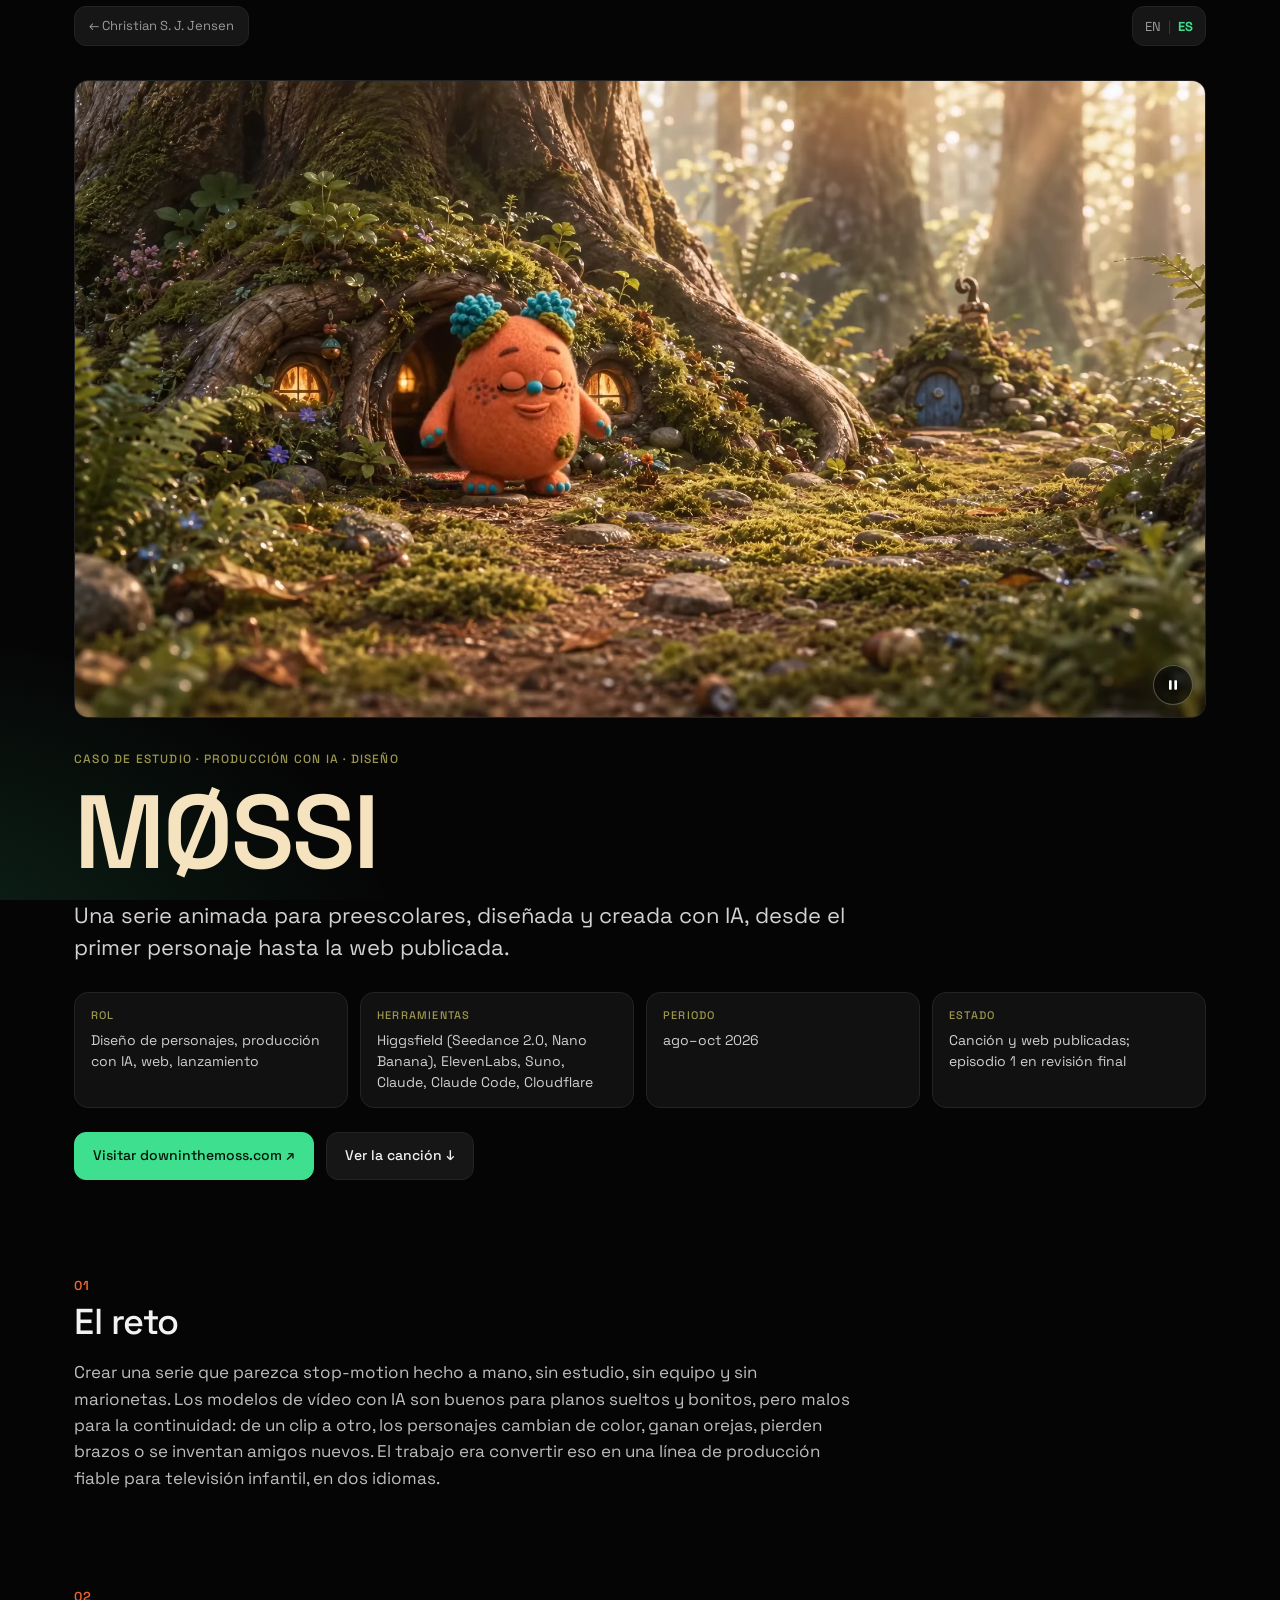
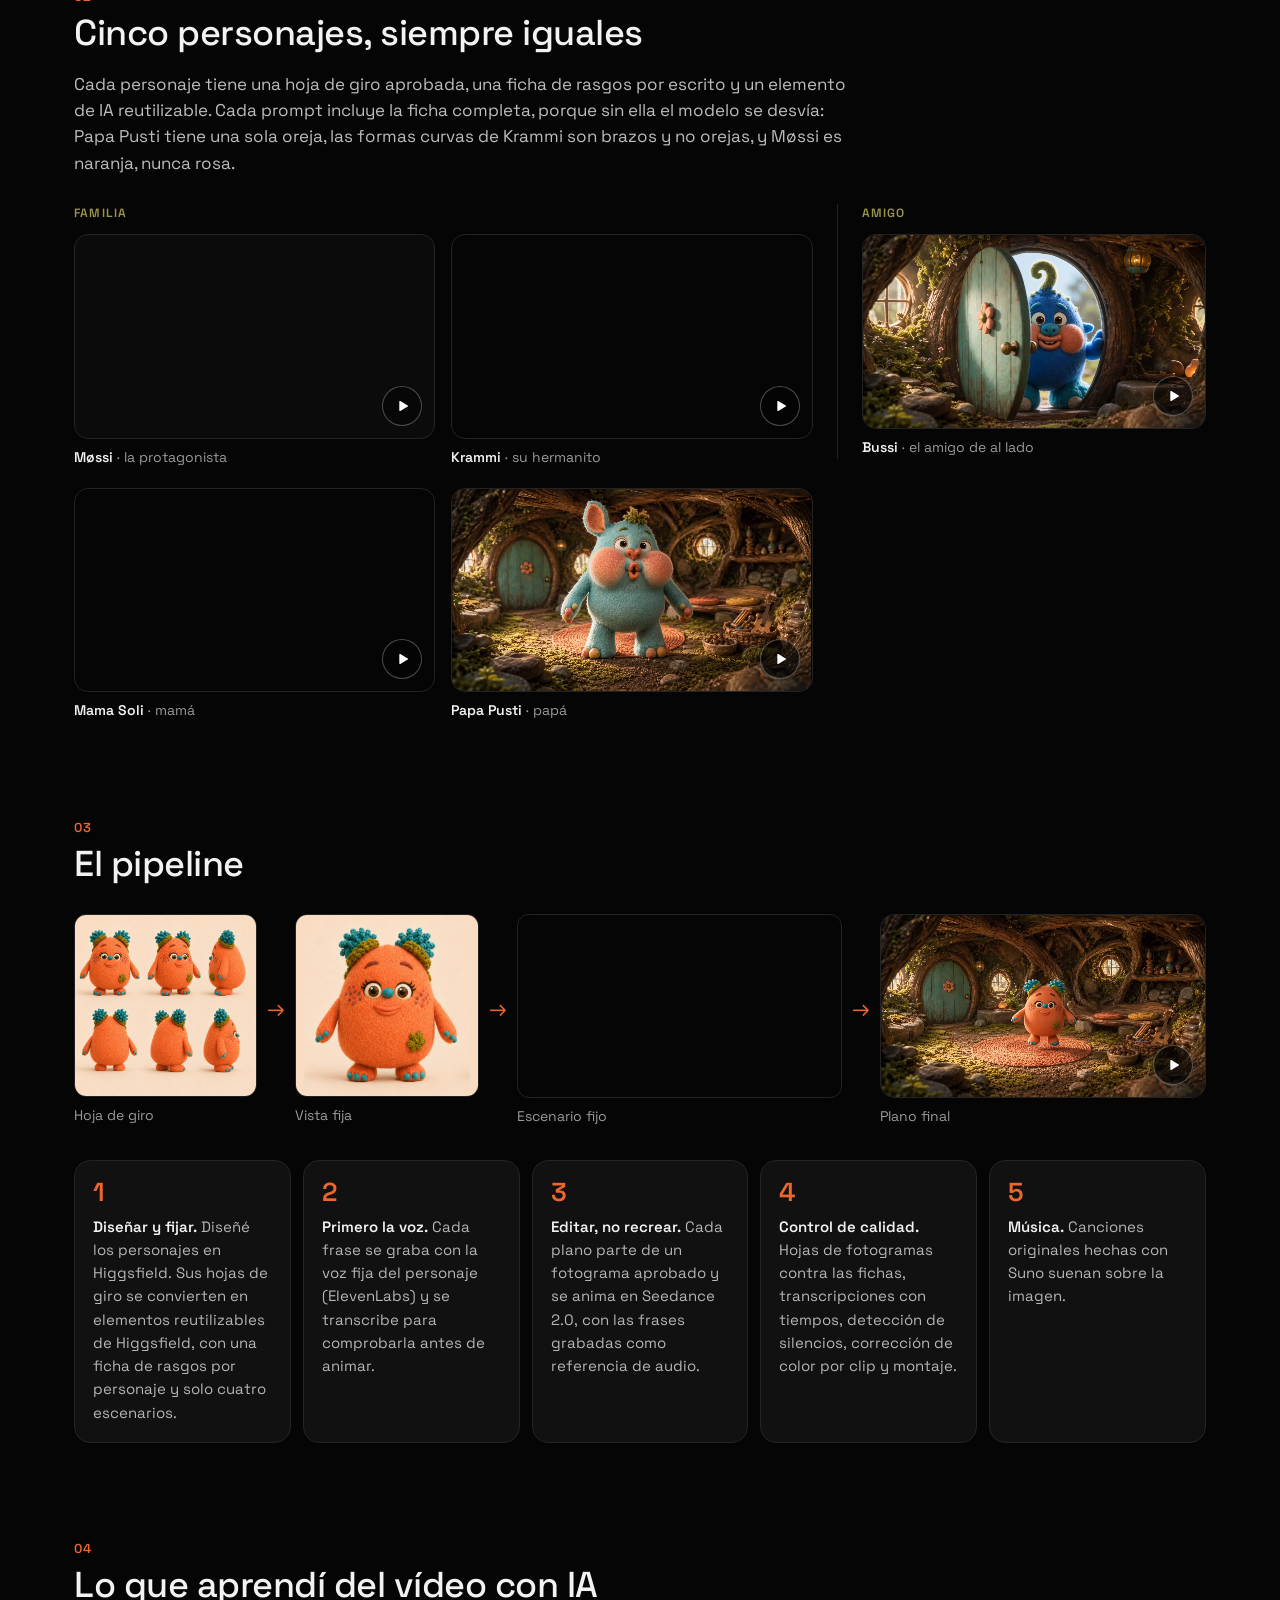
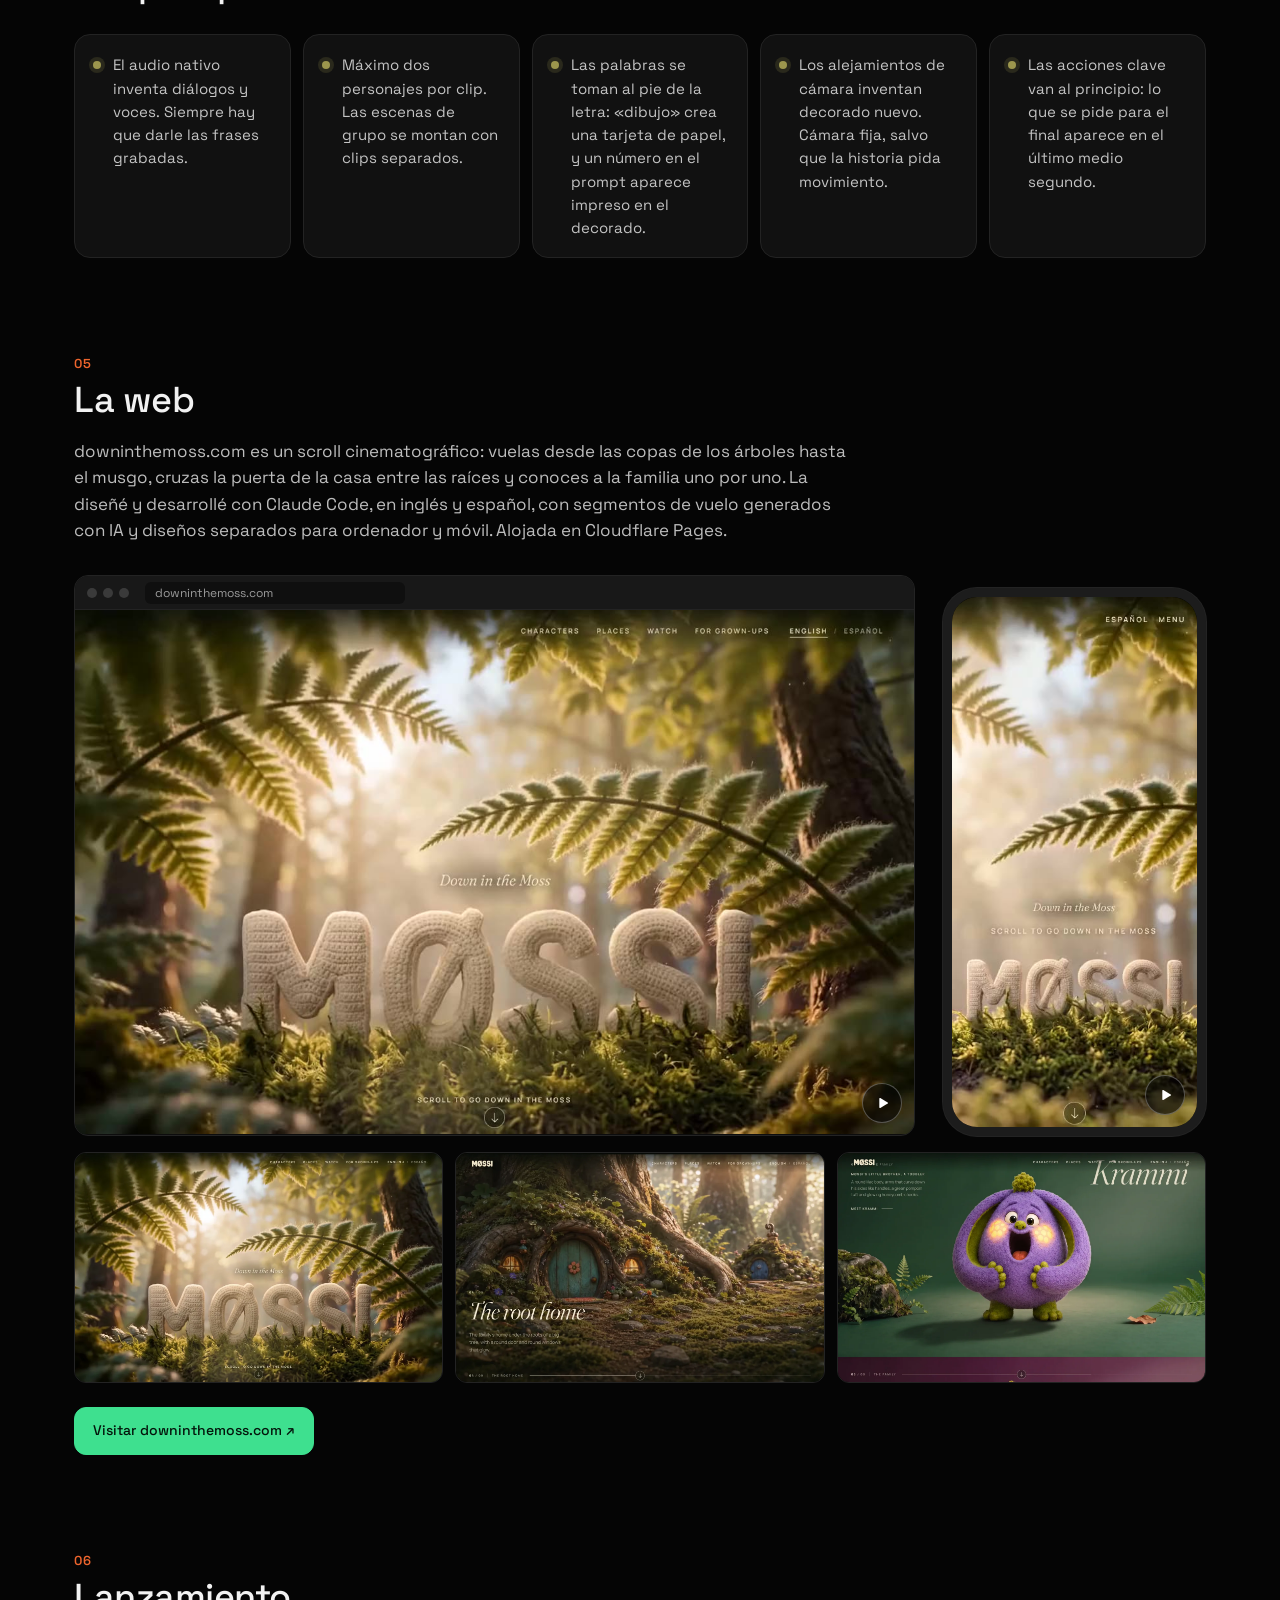
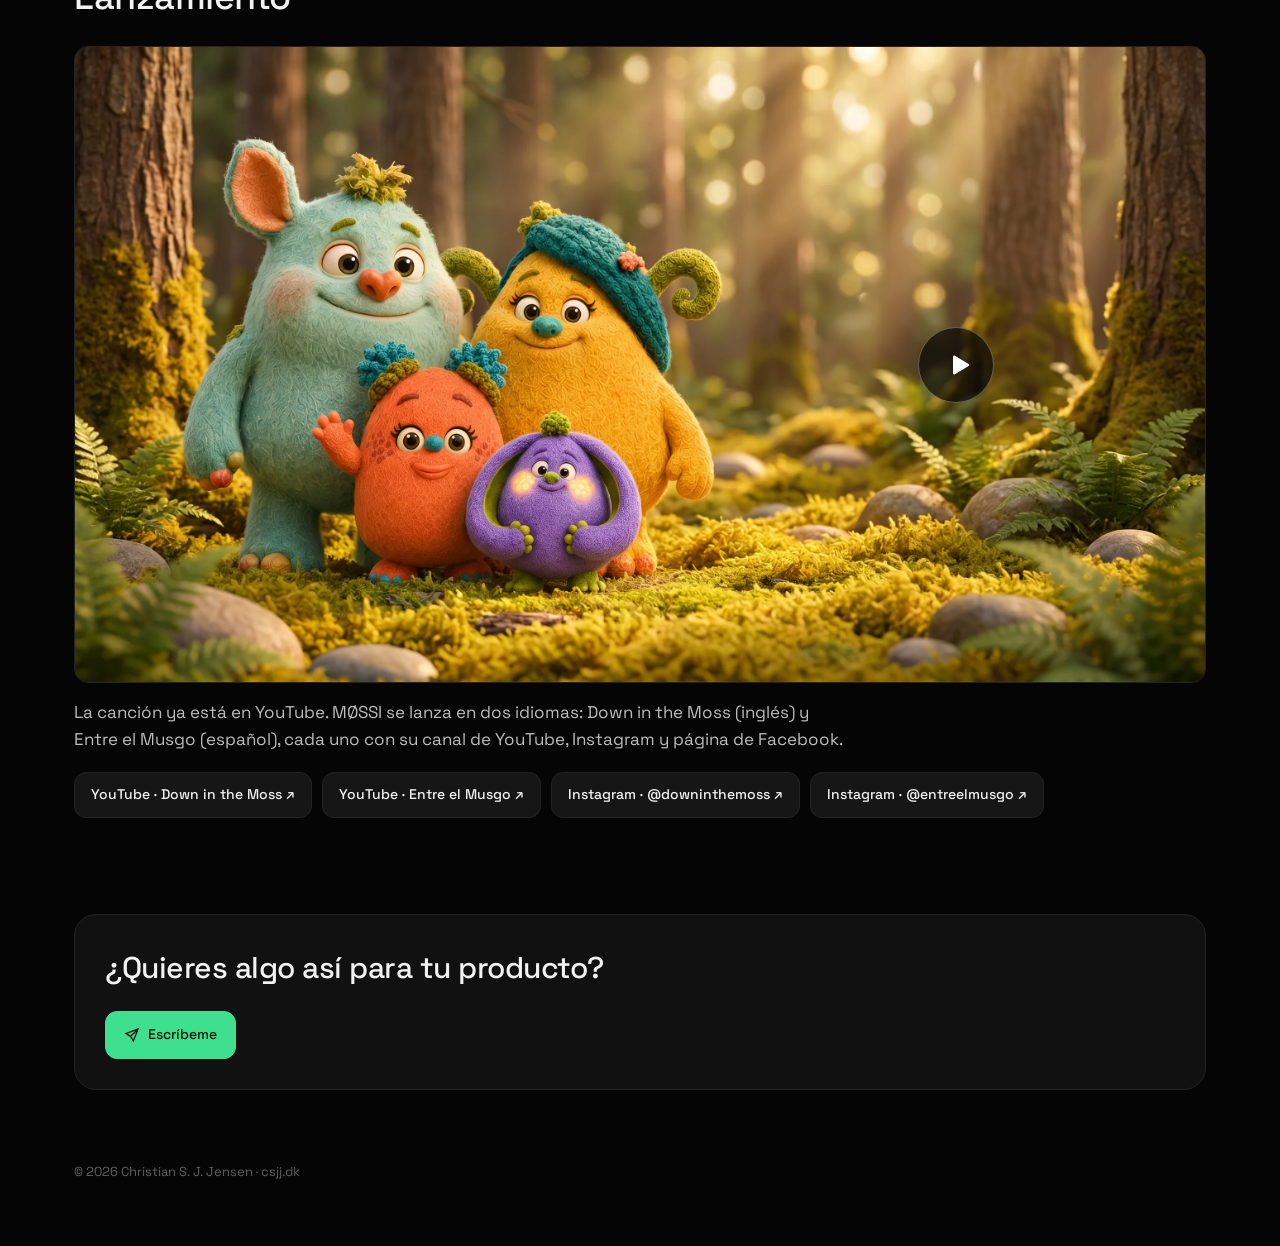
<file: es/mossi/index.html>
<!doctype html>
<html lang="es-MX">
<head>
<meta charset="utf-8">
<meta name="viewport" content="width=device-width, initial-scale=1">
<title>MØSSI: una serie animada creada con IA · Christian S. J. Jensen</title>
<meta name="description" content="Cómo diseñé y creé una serie infantil bilingüe con IA: personajes, pipeline de animación, música y web.">
<meta property="og:title" content="MØSSI: una serie animada creada con IA · Christian S. J. Jensen">
<meta property="og:description" content="Cómo diseñé y creé una serie infantil bilingüe con IA: personajes, pipeline de animación, música y web.">
<meta property="og:url" content="https://csjj.dk/es/mossi/">
<meta property="og:locale" content="es_MX">
<meta property="og:type" content="article">
<meta property="og:site_name" content="Christian S. J. Jensen">
<meta property="og:image" content="https://csjj.dk/img/mossi/mossi-og-1200x630.jpg">
<meta property="og:image:width" content="1200">
<meta property="og:image:height" content="630">
<meta property="og:image:alt" content="Møssi saluda en la puerta redonda de su casa entre las raíces, bajo un gran árbol en un bosque de musgo iluminado por el sol.">
<meta name="twitter:card" content="summary_large_image">
<meta name="twitter:title" content="MØSSI: una serie animada creada con IA · Christian S. J. Jensen">
<meta name="twitter:description" content="Cómo diseñé y creé una serie infantil bilingüe con IA: personajes, pipeline de animación, música y web.">
<meta name="twitter:image" content="https://csjj.dk/img/mossi/mossi-og-1200x630.jpg">
<meta name="twitter:image:alt" content="Møssi saluda en la puerta redonda de su casa entre las raíces, bajo un gran árbol en un bosque de musgo iluminado por el sol.">
<link rel="canonical" href="https://csjj.dk/es/mossi/">
<link rel="alternate" hreflang="en" href="https://csjj.dk/mossi/">
<link rel="alternate" hreflang="es" href="https://csjj.dk/es/mossi/">
<link rel="alternate" hreflang="x-default" href="https://csjj.dk/mossi/">
<link rel="icon" href="../../favicon.ico" sizes="48x48">
<link rel="icon" href="../../favicon.svg" type="image/svg+xml">
<link rel="apple-touch-icon" href="../../apple-touch-icon.png">
<meta name="theme-color" content="#050505">
<link rel="preconnect" href="https://fonts.googleapis.com">
<link rel="preconnect" href="https://fonts.gstatic.com" crossorigin>
<link href="https://fonts.googleapis.com/css2?family=Space+Grotesk:wght@400;500;600;700&display=swap" rel="stylesheet">
<link rel="preload" as="image" href="../../img/mossi/hero/mossi-hero-family-1920-poster.webp" fetchpriority="high" media="not all and (max-width:699px) and (orientation:portrait) and (prefers-reduced-motion:no-preference)">
<link rel="preload" as="image" href="../../img/mossi/mossi-card-poster.webp" fetchpriority="high" media="(max-width:699px) and (orientation:portrait) and (prefers-reduced-motion:no-preference)">
<link rel="stylesheet" href="../../styles.css?v=d2506490">
<link rel="stylesheet" href="../../mossi/mossi.css?v=7c44bea9">
</head>
<body class="cs">
<header class="topbar"><a class="back" href="../">← Christian S. J. Jensen</a><nav class="lang" aria-label="Idioma"><a href="../../mossi/" hreflang="en" lang="en">EN</a><span aria-hidden="true">|</span><a href="./" hreflang="es" lang="es" aria-current="true">ES</a></nav></header>
<main class="cs-wrap">

  <section class="cs-hero">
    <div class="vid">
      <video class="hero-wide" data-lazy muted loop playsinline preload="metadata" width="1920" height="1080" data-poster="../../img/mossi/hero/mossi-hero-family-1920-poster.webp" aria-label="MØSSI: Møssi saluda desde la puerta redonda de su casa entre las raíces; luego aparecen su hermano Krammi, Mama Soli y Papa Pusti."><source data-src="../../img/mossi/hero/mossi-hero-family-1920.webm" type="video/webm"><source data-src="../../img/mossi/hero/mossi-hero-family-1920.mp4" type="video/mp4"></video>
      <video class="hero-tall" data-lazy muted loop playsinline preload="metadata" width="608" height="1080" data-poster="../../img/mossi/mossi-card-poster.webp" aria-label="MØSSI: el suelo de musgo de un bosque iluminado por el sol; Krammi entra y se acerca a la cámara."><source data-src="../../img/mossi/hero/mossi-hero-family-mobile-608x1080.webm" type="video/webm"><source data-src="../../img/mossi/hero/mossi-hero-family-mobile-608x1080.mp4" type="video/mp4"></video>
      <button class="vid-btn" type="button" aria-label="Pausar el vídeo"><svg class="i-pause" viewBox="0 0 24 24" fill="currentColor" aria-hidden="true"><rect x="6" y="5" width="4" height="14" rx="1"/><rect x="14" y="5" width="4" height="14" rx="1"/></svg><svg class="i-play" viewBox="0 0 24 24" fill="currentColor" aria-hidden="true"><path d="M8 5.5v13a1 1 0 0 0 1.5.86l11-6.5a1 1 0 0 0 0-1.72l-11-6.5A1 1 0 0 0 8 5.5z"/></svg></button>
    </div>
    <div class="cs-hero-text">
      <div class="cs-eyebrow">Caso de estudio · Producción con IA · Diseño</div>
      <h1 translate="no">MØSSI</h1>
      <p class="cs-lead">Una serie animada para preescolares, diseñada y creada con IA, desde el primer personaje hasta la web publicada.</p>
      <dl class="cs-meta"><div><dt>Rol</dt><dd>Diseño de personajes, producción con IA, web, lanzamiento</dd></div><div><dt>Herramientas</dt><dd><span translate="no">Higgsfield (Seedance 2.0, Nano Banana), ElevenLabs, Suno, Claude, Claude Code, Cloudflare</span></dd></div><div><dt>Periodo</dt><dd>ago–oct 2026</dd></div><div><dt>Estado</dt><dd>Canción y web publicadas; episodio 1 en revisión final</dd></div></dl>
      <div class="cs-actions">
        <a class="btn primary" href="https://downinthemoss.com" target="_blank" rel="noopener">Visitar downinthemoss.com ↗</a>
        <a class="btn" href="#launch">Ver la canción ↓</a>
      </div>
    </div>
  </section>

  <section class="cs-sec" id="challenge" aria-labelledby="h-challenge">
    <div class="cs-num" aria-hidden="true">01</div>
    <h2 id="h-challenge">El reto</h2>
    <p class="cs-text">Crear una serie que parezca stop-motion hecho a mano, sin estudio, sin equipo y sin marionetas. Los modelos de vídeo con IA son buenos para planos sueltos y bonitos, pero malos para la continuidad: de un clip a otro, los personajes cambian de color, ganan orejas, pierden brazos o se inventan amigos nuevos. El trabajo era convertir eso en una línea de producción fiable para televisión infantil, en dos idiomas.</p>
  </section>

  <section class="cs-sec" id="characters" aria-labelledby="h-chars">
    <div class="cs-num" aria-hidden="true">02</div>
    <h2 id="h-chars">Cinco personajes, siempre iguales</h2>
    <p class="cs-text">Cada personaje tiene una hoja de giro aprobada, una ficha de rasgos por escrito y un elemento de IA reutilizable. Cada prompt incluye la ficha completa, porque sin ella el modelo se desvía: <span translate="no">Papa Pusti</span> tiene una sola oreja, las formas curvas de <span translate="no">Krammi</span> son brazos y no orejas, y <span translate="no">Møssi</span> es naranja, nunca rosa.</p>
    <div class="chars">
      <div class="chars-group chars-family">
        <h3>Familia</h3>
        <div class="chars-grid"><figure class="char char-mossi"><div class="vid"><video data-lazy autoplay muted loop playsinline preload="none" width="1280" height="720" data-poster="../../img/mossi/characters/mossi-720-poster.webp" aria-label="Møssi, un pequeño personaje de fieltro naranja con mechones turquesa, está de pie sobre una alfombra redonda dentro de la casa entre las raíces y saluda."><source data-src="../../img/mossi/characters/mossi-720.webm" type="video/webm"><source data-src="../../img/mossi/characters/mossi-720.mp4" type="video/mp4"></video><button class="vid-btn" type="button" aria-label="Pausar el vídeo"><svg class="i-pause" viewBox="0 0 24 24" fill="currentColor" aria-hidden="true"><rect x="6" y="5" width="4" height="14" rx="1"/><rect x="14" y="5" width="4" height="14" rx="1"/></svg><svg class="i-play" viewBox="0 0 24 24" fill="currentColor" aria-hidden="true"><path d="M8 5.5v13a1 1 0 0 0 1.5.86l11-6.5a1 1 0 0 0 0-1.72l-11-6.5A1 1 0 0 0 8 5.5z"/></svg></button></div><figcaption><b translate="no">Møssi</b> · la protagonista</figcaption></figure><figure class="char char-krammi"><div class="vid"><video data-lazy autoplay muted loop playsinline preload="none" width="1280" height="720" data-poster="../../img/mossi/characters/krammi-720-poster.webp" aria-label="Krammi, un personaje de fieltro morado, abre sus largos brazos curvos y luego los recoge."><source data-src="../../img/mossi/characters/krammi-720.webm" type="video/webm"><source data-src="../../img/mossi/characters/krammi-720.mp4" type="video/mp4"></video><button class="vid-btn" type="button" aria-label="Pausar el vídeo"><svg class="i-pause" viewBox="0 0 24 24" fill="currentColor" aria-hidden="true"><rect x="6" y="5" width="4" height="14" rx="1"/><rect x="14" y="5" width="4" height="14" rx="1"/></svg><svg class="i-play" viewBox="0 0 24 24" fill="currentColor" aria-hidden="true"><path d="M8 5.5v13a1 1 0 0 0 1.5.86l11-6.5a1 1 0 0 0 0-1.72l-11-6.5A1 1 0 0 0 8 5.5z"/></svg></button></div><figcaption><b translate="no">Krammi</b> · su hermanito</figcaption></figure><figure class="char char-mama-soli"><div class="vid"><video data-lazy autoplay muted loop playsinline preload="none" width="1280" height="720" data-poster="../../img/mossi/characters/mama-soli-720-poster.webp" aria-label="Mama Soli, un personaje de fieltro amarillo con un gorro de punto turquesa y cuernos enroscados, junta las manos y se ríe."><source data-src="../../img/mossi/characters/mama-soli-720.webm" type="video/webm"><source data-src="../../img/mossi/characters/mama-soli-720.mp4" type="video/mp4"></video><button class="vid-btn" type="button" aria-label="Pausar el vídeo"><svg class="i-pause" viewBox="0 0 24 24" fill="currentColor" aria-hidden="true"><rect x="6" y="5" width="4" height="14" rx="1"/><rect x="14" y="5" width="4" height="14" rx="1"/></svg><svg class="i-play" viewBox="0 0 24 24" fill="currentColor" aria-hidden="true"><path d="M8 5.5v13a1 1 0 0 0 1.5.86l11-6.5a1 1 0 0 0 0-1.72l-11-6.5A1 1 0 0 0 8 5.5z"/></svg></button></div><figcaption><b translate="no">Mama Soli</b> · mamá</figcaption></figure><figure class="char char-papa-pusti"><div class="vid"><video data-lazy autoplay muted loop playsinline preload="none" width="1280" height="720" data-poster="../../img/mossi/characters/papa-pusti-720-poster.webp" aria-label="Papa Pusti, un personaje de fieltro turquesa con mejillas rosadas y una sola oreja, frunce los labios y luego sonríe."><source data-src="../../img/mossi/characters/papa-pusti-720.webm" type="video/webm"><source data-src="../../img/mossi/characters/papa-pusti-720.mp4" type="video/mp4"></video><button class="vid-btn" type="button" aria-label="Pausar el vídeo"><svg class="i-pause" viewBox="0 0 24 24" fill="currentColor" aria-hidden="true"><rect x="6" y="5" width="4" height="14" rx="1"/><rect x="14" y="5" width="4" height="14" rx="1"/></svg><svg class="i-play" viewBox="0 0 24 24" fill="currentColor" aria-hidden="true"><path d="M8 5.5v13a1 1 0 0 0 1.5.86l11-6.5a1 1 0 0 0 0-1.72l-11-6.5A1 1 0 0 0 8 5.5z"/></svg></button></div><figcaption><b translate="no">Papa Pusti</b> · papá</figcaption></figure></div>
      </div>
      <div class="chars-group chars-friend">
        <h3>Amigo</h3>
        <figure class="char char-bussi"><div class="vid"><video data-lazy autoplay muted loop playsinline preload="none" width="1280" height="720" data-poster="../../img/mossi/characters/bussi-720-poster.webp" aria-label="Bussi, un personaje de fieltro azul con un mechón verde enroscado, está en la puerta redonda abierta y saluda."><source data-src="../../img/mossi/characters/bussi-720.webm" type="video/webm"><source data-src="../../img/mossi/characters/bussi-720.mp4" type="video/mp4"></video><button class="vid-btn" type="button" aria-label="Pausar el vídeo"><svg class="i-pause" viewBox="0 0 24 24" fill="currentColor" aria-hidden="true"><rect x="6" y="5" width="4" height="14" rx="1"/><rect x="14" y="5" width="4" height="14" rx="1"/></svg><svg class="i-play" viewBox="0 0 24 24" fill="currentColor" aria-hidden="true"><path d="M8 5.5v13a1 1 0 0 0 1.5.86l11-6.5a1 1 0 0 0 0-1.72l-11-6.5A1 1 0 0 0 8 5.5z"/></svg></button></div><figcaption><b translate="no">Bussi</b> · el amigo de al lado</figcaption></figure>
      </div>
    </div>
  </section>

  <section class="cs-sec" id="pipeline" aria-labelledby="h-pipeline">
    <div class="cs-num" aria-hidden="true">03</div>
    <h2 id="h-pipeline">El pipeline</h2>
    <div class="strip"><figure class="square"><img src="../../img/mossi/pipeline/mossi-turnaround.webp" width="1254" height="1254" loading="lazy" decoding="async" alt="Hoja de giro de Møssi: seis vistas del personaje de fieltro naranja, de frente, de lado y de espaldas, sobre fondo crema."><figcaption>Hoja de giro</figcaption></figure><div class="arrow" aria-hidden="true">→</div><figure class="square"><img src="../../img/mossi/pipeline/mossi_1.webp" width="1024" height="1024" loading="lazy" decoding="async" alt="Møssi de frente sobre fondo crema: la vista aprobada."><figcaption>Vista fija</figcaption></figure><div class="arrow" aria-hidden="true">→</div><figure><img src="../../img/mossi/pipeline/root-home-outside.webp" width="1672" height="942" loading="lazy" decoding="async" alt="La casa entre las raíces: una puerta redonda verde con ventanas iluminadas en las raíces de un gran árbol, en un bosque de musgo."><figcaption>Escenario fijo</figcaption></figure><div class="arrow" aria-hidden="true">→</div><figure><div class="vid"><video data-lazy autoplay muted loop playsinline preload="none" width="1280" height="720" data-poster="../../img/mossi/characters/mossi-720-poster.webp" aria-label="Møssi está de pie sobre una alfombra redonda dentro de la casa entre las raíces y saluda."><source data-src="../../img/mossi/characters/mossi-720.webm" type="video/webm"><source data-src="../../img/mossi/characters/mossi-720.mp4" type="video/mp4"></video><button class="vid-btn" type="button" aria-label="Pausar el vídeo"><svg class="i-pause" viewBox="0 0 24 24" fill="currentColor" aria-hidden="true"><rect x="6" y="5" width="4" height="14" rx="1"/><rect x="14" y="5" width="4" height="14" rx="1"/></svg><svg class="i-play" viewBox="0 0 24 24" fill="currentColor" aria-hidden="true"><path d="M8 5.5v13a1 1 0 0 0 1.5.86l11-6.5a1 1 0 0 0 0-1.72l-11-6.5A1 1 0 0 0 8 5.5z"/></svg></button></div><figcaption>Plano final</figcaption></figure></div>
    <ol class="steps"><li><span class="n" aria-hidden="true">1</span><p><b>Diseñar y fijar.</b> Diseñé los personajes en <span translate="no">Higgsfield</span>. Sus hojas de giro se convierten en elementos reutilizables de <span translate="no">Higgsfield</span>, con una ficha de rasgos por personaje y solo cuatro escenarios.</p></li><li><span class="n" aria-hidden="true">2</span><p><b>Primero la voz.</b> Cada frase se graba con la voz fija del personaje (<span translate="no">ElevenLabs</span>) y se transcribe para comprobarla antes de animar.</p></li><li><span class="n" aria-hidden="true">3</span><p><b>Editar, no recrear.</b> Cada plano parte de un fotograma aprobado y se anima en <span translate="no">Seedance 2.0</span>, con las frases grabadas como referencia de audio.</p></li><li><span class="n" aria-hidden="true">4</span><p><b>Control de calidad.</b> Hojas de fotogramas contra las fichas, transcripciones con tiempos, detección de silencios, corrección de color por clip y montaje.</p></li><li><span class="n" aria-hidden="true">5</span><p><b>Música.</b> Canciones originales hechas con <span translate="no">Suno</span> suenan sobre la imagen.</p></li></ol>
  </section>

  <section class="cs-sec" id="lessons" aria-labelledby="h-lessons">
    <div class="cs-num" aria-hidden="true">04</div>
    <h2 id="h-lessons">Lo que aprendí del vídeo con IA</h2>
    <ul class="lessons"><li>El audio nativo inventa diálogos y voces. Siempre hay que darle las frases grabadas.</li><li>Máximo dos personajes por clip. Las escenas de grupo se montan con clips separados.</li><li>Las palabras se toman al pie de la letra: «dibujo» crea una tarjeta de papel, y un número en el prompt aparece impreso en el decorado.</li><li>Los alejamientos de cámara inventan decorado nuevo. Cámara fija, salvo que la historia pida movimiento.</li><li>Las acciones clave van al principio: lo que se pide para el final aparece en el último medio segundo.</li></ul>
  </section>

  <section class="cs-sec" id="website" aria-labelledby="h-site">
    <div class="cs-num" aria-hidden="true">05</div>
    <h2 id="h-site">La web</h2>
    <p class="cs-text"><span translate="no">downinthemoss.com</span> es un scroll cinematográfico: vuelas desde las copas de los árboles hasta el musgo, cruzas la puerta de la casa entre las raíces y conoces a la familia uno por uno. La diseñé y desarrollé con <span translate="no">Claude Code</span>, en inglés y español, con segmentos de vuelo generados con IA y diseños separados para ordenador y móvil. Alojada en <span translate="no">Cloudflare Pages</span>.</p>
    <div class="devices">
      <div class="browser"><div class="browser-bar" aria-hidden="true"><i></i><i></i><i></i><span>downinthemoss.com</span></div><div class="vid"><video data-lazy autoplay muted loop playsinline preload="none" width="1280" height="800" data-poster="../../img/mossi/site/downinthemoss-site-desktop-poster.jpg" aria-label="Grabación de downinthemoss.com en un portátil: el título MØSSI en el musgo, el suelo del bosque, el interior de la casa entre las raíces, una página para cada personaje y la sección Watch MØSSI."><source data-src="../../img/mossi/site/downinthemoss-site-desktop.mp4" type="video/mp4"></video><button class="vid-btn" type="button" aria-label="Pausar el vídeo"><svg class="i-pause" viewBox="0 0 24 24" fill="currentColor" aria-hidden="true"><rect x="6" y="5" width="4" height="14" rx="1"/><rect x="14" y="5" width="4" height="14" rx="1"/></svg><svg class="i-play" viewBox="0 0 24 24" fill="currentColor" aria-hidden="true"><path d="M8 5.5v13a1 1 0 0 0 1.5.86l11-6.5a1 1 0 0 0 0-1.72l-11-6.5A1 1 0 0 0 8 5.5z"/></svg></button></div></div>
      <div class="phone"><div class="vid"><video data-lazy autoplay muted loop playsinline preload="none" width="390" height="844" data-poster="../../img/mossi/site/downinthemoss-site-phone-poster.jpg" aria-label="Grabación de downinthemoss.com en un móvil: las copas de los árboles, el claro soleado, la puerta de la casa entre las raíces y las páginas de Møssi, Krammi y Mama Soli."><source data-src="../../img/mossi/site/downinthemoss-site-phone.webm" type="video/webm"><source data-src="../../img/mossi/site/downinthemoss-site-phone.mp4" type="video/mp4"></video><button class="vid-btn" type="button" aria-label="Pausar el vídeo"><svg class="i-pause" viewBox="0 0 24 24" fill="currentColor" aria-hidden="true"><rect x="6" y="5" width="4" height="14" rx="1"/><rect x="14" y="5" width="4" height="14" rx="1"/></svg><svg class="i-play" viewBox="0 0 24 24" fill="currentColor" aria-hidden="true"><path d="M8 5.5v13a1 1 0 0 0 1.5.86l11-6.5a1 1 0 0 0 0-1.72l-11-6.5A1 1 0 0 0 8 5.5z"/></svg></button></div></div>
    </div>
    <div class="shots"><img src="../../img/mossi/site/downinthemoss-desktop-00.webp" width="1440" height="900" loading="lazy" decoding="async" alt="Pantalla de inicio de downinthemoss.com: el título MØSSI tejido en el musgo, bajo hojas de helecho."><img src="../../img/mossi/site/downinthemoss-desktop-02.webp" width="1440" height="900" loading="lazy" decoding="async" alt="downinthemoss.com, «The root home»: la puerta redonda en las raíces de un gran árbol."><img src="../../img/mossi/site/downinthemoss-desktop-04.webp" width="1440" height="900" loading="lazy" decoding="async" alt="downinthemoss.com, la página de Krammi: Krammi sobre fondo verde."></div>
    <div class="cs-actions"><a class="btn primary" href="https://downinthemoss.com" target="_blank" rel="noopener">Visitar downinthemoss.com ↗</a></div>
  </section>

  <section class="cs-sec" id="launch" aria-labelledby="h-launch">
    <div class="cs-num" aria-hidden="true">06</div>
    <h2 id="h-launch">Lanzamiento</h2>
    <div class="yt">
      <button class="yt-facade" type="button" data-yt="EScUEC3FDyw" data-yt-params="&amp;hl=es&amp;cc_lang_pref=es" data-yt-title="Mossi – Down in the Moss | Official Theme Song" aria-label="Reproducir «Mossi – Down in the Moss | Official Theme Song» en YouTube">
        <img src="../../img/mossi/mossi-social-cover.webp" width="2752" height="1536" loading="lazy" decoding="async" alt="">
        <span class="yt-play" aria-hidden="true"><svg viewBox="0 0 24 24" fill="currentColor"><path d="M8 5.5v13a1 1 0 0 0 1.5.86l11-6.5a1 1 0 0 0 0-1.72l-11-6.5A1 1 0 0 0 8 5.5z"/></svg></span>
      </button>
    </div>
    <p class="cs-text">La canción ya está en YouTube. <span translate="no">MØSSI</span> se lanza en dos idiomas: <span translate="no">Down in the Moss</span> (inglés) y <span translate="no">Entre el Musgo</span> (español), cada uno con su canal de YouTube, Instagram y página de Facebook.</p>
    <div class="channels"><a class="btn" href="https://www.youtube.com/@downinthemoss" target="_blank" rel="noopener"><span><span translate="no">YouTube · Down in the Moss</span> ↗</span></a><a class="btn" href="https://www.youtube.com/@EntreElMusgo" target="_blank" rel="noopener"><span><span translate="no">YouTube · Entre el Musgo</span> ↗</span></a><a class="btn" href="https://www.instagram.com/downinthemoss" target="_blank" rel="noopener"><span><span translate="no">Instagram · @downinthemoss</span> ↗</span></a><a class="btn" href="https://www.instagram.com/entreelmusgo" target="_blank" rel="noopener"><span><span translate="no">Instagram · @entreelmusgo</span> ↗</span></a></div>
  </section>

  <section class="contact cs-cta">
    <h3>¿Quieres algo así para tu producto?</h3>
    <div class="row">
      <a class="btn primary" href="../#contact"><svg viewBox="0 0 24 24" fill="none" stroke="currentColor" stroke-width="2" aria-hidden="true"><path d="M21 3 10 14M21 3l-7 18-4-7-7-4z"/></svg>Escríbeme</a>
    </div>
  </section>

  <footer>© 2026 Christian S. J. Jensen · csjj.dk</footer>
</main>
<script src="../../js/video.js?v=dd02ee6b" defer></script>
<script>
// Conserva la #sección actual al cambiar de idioma
document.querySelectorAll('.lang a').forEach(a => a.addEventListener('click', () => {
  if (location.hash) a.href = a.getAttribute('href').split('#')[0] + location.hash;
}));
</script>
</body>
</html>
</file>
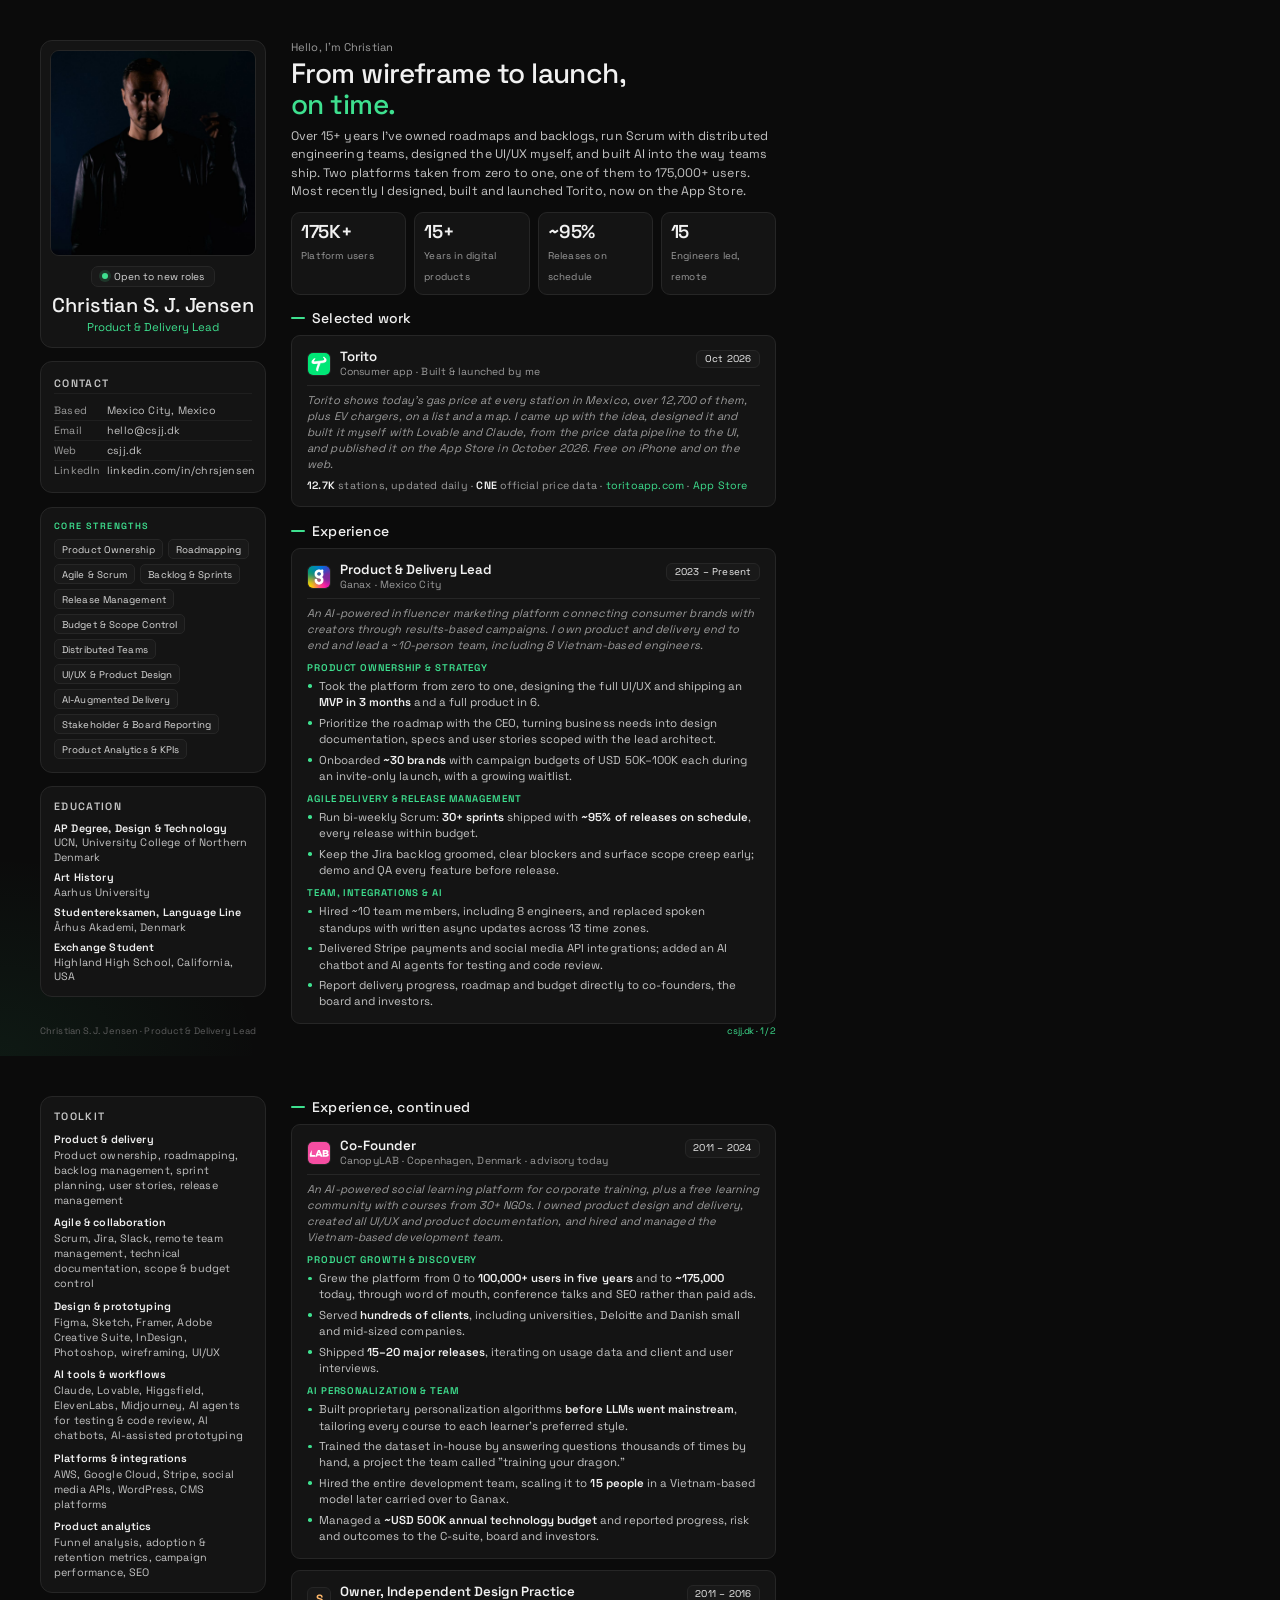
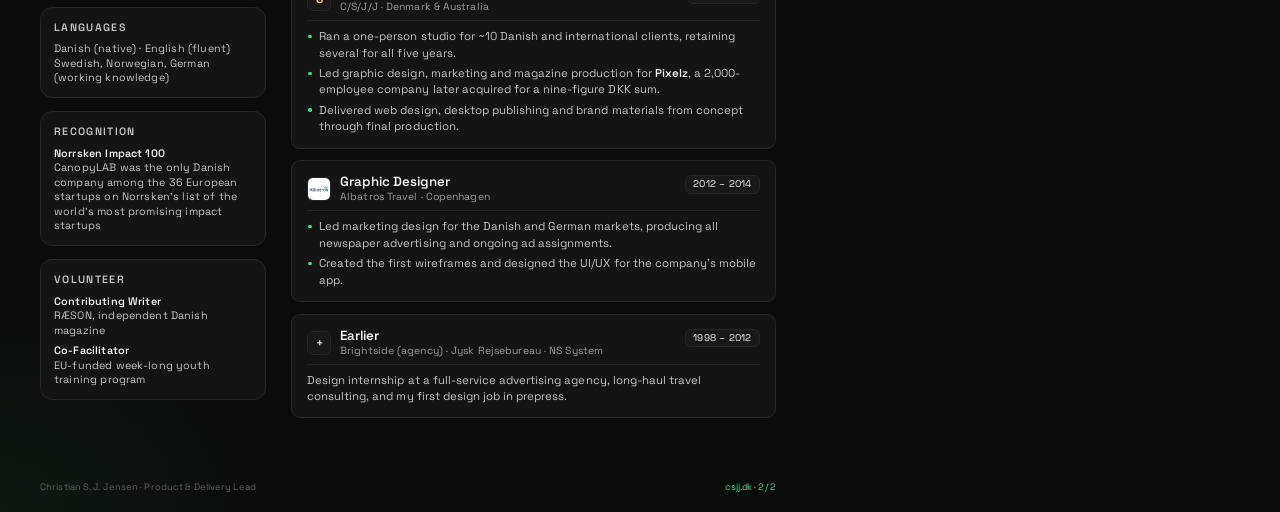
<file: cv/cv.html>
<!doctype html>
<html lang="en">
<head>
<meta charset="utf-8">
<meta name="robots" content="noindex">
<title>Christian S. J. Jensen – CV</title>
<!--
  Source for ../Christian_Jensen_CV.pdf (two US Letter pages).
  Edit this file, then print it to PDF with Chromium: background graphics on,
  no margins, paper size from CSS (Playwright: page.pdf({ preferCSSPageSize: true, printBackground: true })).
  Then update the ?v= on the CV links in ../index.html and ../es/index.html
  (first 8 characters of the PDF's sha1) so browsers fetch the new file.
-->
<link rel="preconnect" href="https://fonts.googleapis.com">
<link rel="preconnect" href="https://fonts.gstatic.com" crossorigin>
<link href="https://fonts.googleapis.com/css2?family=Space+Grotesk:wght@300..700&display=swap" rel="stylesheet">
<style>
@page{size:letter;margin:0}
:root{
  --bg:#0b0b0b; --card:#141414; --chip:#191919; --line:#262626; --rule:#1f1f1f;
  --text:#f1f1f1; --body:#c4c4c4; --muted:#9b9b9b; --faint:#5d5d5d; --accent:#3ee08f;
}
*{box-sizing:border-box;margin:0;padding:0}
html,body{background:var(--bg)}
body{font-family:"Space Grotesk",system-ui,sans-serif;color:var(--body);-webkit-print-color-adjust:exact;print-color-adjust:exact}
b{font-weight:600;color:var(--text)}

.page{position:relative;width:816px;height:1056px;padding:40px;overflow:hidden;break-after:page;
  display:grid;grid-template-columns:226px 1fr;column-gap:25px;align-items:start;
  background:radial-gradient(260px 200px at 0 100%,rgba(62,224,143,.065),transparent 100%) var(--bg)}
.page:last-child{break-after:auto}
.foot{position:absolute;left:40px;right:40px;top:1023px;display:flex;justify-content:space-between;font-size:9.33px;line-height:16px;letter-spacing:.1px;color:var(--faint)}
.foot .pg{color:var(--accent);letter-spacing:-.15px}

/* sidebar */
aside{letter-spacing:.15px}
.card{background:var(--card);border:1px solid var(--line);border-radius:12px;padding:13px;margin-bottom:13.5px}
.profile{padding:9px 9px 12px;text-align:center}
.photo{width:206px;height:206px;border:1px solid var(--line);border-radius:9px;overflow:hidden;background:#161616}
.photo img{display:block;width:100%;height:100%;object-fit:cover}
.badge{display:inline-flex;align-items:center;gap:6px;margin-top:10px;height:20.5px;padding:0 9.5px;border:1px solid var(--line);border-radius:7px;background:var(--chip);font-size:10.13px;letter-spacing:.1px;color:#d6d6d6}
.dot{width:6px;height:6px;border-radius:50%;background:var(--accent);box-shadow:0 0 0 3px rgba(62,224,143,.15)}
.profile h1{font-size:20px;font-weight:500;letter-spacing:-.18px;color:var(--text);line-height:26px;margin-top:5px}
.profile .role{font-size:11.46px;letter-spacing:.04px;color:var(--accent);line-height:16px;margin-top:1px}

.side-h{font-size:10.66px;font-weight:600;letter-spacing:1.35px;text-transform:uppercase;color:var(--body);line-height:16px;margin-top:-1px}
.side-h.accent{font-size:9.06px;letter-spacing:1.4px;color:var(--accent);margin-top:-2.5px}
.contact{padding-bottom:12px}
.contact .side-h{margin-top:1px}
.contact dl{margin-top:1px;border-top:1px solid var(--rule)}
.contact .row{display:grid;grid-template-columns:53px 1fr;font-size:10.66px;letter-spacing:.2px;line-height:14px;padding:3px 0 2px}
.contact .row:first-child{padding-top:10px}
.contact .row+.row{border-top:1px solid var(--rule)}
.contact dt{color:var(--muted)}
.contact dd{color:var(--body)}
.chips{display:flex;flex-wrap:wrap;gap:4.5px 5px;margin-top:4.5px}
.strengths{padding-bottom:12.5px}
.chips span{display:inline-block;height:20.5px;line-height:19.5px;padding:0 7px;border:1px solid var(--line);border-radius:5px;background:var(--chip);font-size:9.73px;letter-spacing:.1px;color:#dcdcdc}

.entries{margin-top:5.5px}
.card:has(.entries){padding-bottom:12px}
.entry{font-size:10.8px;line-height:14.5px}
.entry+.entry{margin-top:6px}
.entry h4{font-size:10.8px;font-weight:600;color:var(--text)}
.entry p{color:var(--body)}
.group+.group{margin-top:6.5px}
.group h4{font-size:10.8px;font-weight:600;color:var(--text);line-height:16px}
.group p{font-size:10.8px;line-height:15px;color:var(--body);margin-top:1px}

/* main */
.hello{font-size:11.2px;letter-spacing:.1px;color:var(--muted);line-height:16px;margin-top:-1px}
.hero h2{font-size:28px;line-height:31px;font-weight:500;color:var(--text);letter-spacing:-.55px;margin-top:3px}
.hero h2 .hl{color:var(--accent)}
.hero p{font-size:12.4px;line-height:18.33px;letter-spacing:.05px;color:var(--body);margin-top:7px}
.stats{display:grid;grid-template-columns:repeat(4,1fr);gap:8px;margin-top:12px}
.stat{height:82.5px;background:var(--card);border:1px solid var(--line);border-radius:9px;padding:6px 9px}
.stat b{display:block;font-size:18.66px;font-weight:600;letter-spacing:-.35px;line-height:26px}
.stat span{display:block;font-size:9.86px;letter-spacing:.2px;line-height:21px;color:var(--muted)}

.sec-title{display:flex;align-items:center;gap:7px;font-size:14px;font-weight:500;letter-spacing:.2px;color:var(--text);line-height:20px}
.sec-title::before{content:"";width:14px;height:2px;border-radius:1px;background:var(--accent)}
.stats+.sec-title{margin-top:13px}

.item{background:var(--card);border:1px solid var(--line);border-radius:9px;padding:15px 15px 13px;margin-top:7px}
.item+.item{margin-top:11.5px}
.item-head{display:flex;justify-content:space-between;align-items:flex-start;gap:12px;padding-bottom:6px;border-bottom:1px solid var(--line)}
.item-head .left{display:flex;gap:9px}
.logo{flex:none;width:24px;height:24px;margin-top:1px;border:1px solid var(--line);border-radius:6px;background:var(--chip);display:grid;place-items:center;font-size:12px;font-weight:700;line-height:1}
.item h3{font-size:13.33px;font-weight:600;color:var(--text);line-height:17px;margin-top:-3px}
.item .org{font-size:10.4px;letter-spacing:.1px;color:var(--muted);line-height:14px}
.date{flex:none;margin-top:-1px;height:18.5px;line-height:16.5px;padding:0 7.5px;border:1px solid var(--line);border-radius:6px;background:var(--chip);font-size:9.86px;letter-spacing:.2px;color:var(--text);white-space:nowrap}
.summary{font-size:11.2px;line-height:16px;letter-spacing:.1px;font-style:italic;color:var(--muted);margin-top:6px}
.kicker{font-size:9.73px;font-weight:600;letter-spacing:.9px;text-transform:uppercase;color:var(--accent);line-height:14px;margin-top:7.5px}
.kicker+ul{margin-top:-1px}
.summary+.kicker{margin-top:8px}
.item ul{list-style:none}
.item li{position:relative;padding-left:12px;font-size:11.46px;line-height:16.44px;letter-spacing:.03px;margin-top:4px}
.item li::before{content:"";position:absolute;left:1px;top:6.5px;width:3.5px;height:3.5px;border-radius:50%;background:var(--accent)}
.item-head+ul{margin-top:7px}
.item .text{font-size:11.46px;line-height:16.44px;letter-spacing:.03px;margin-top:7px}
.item .links{font-size:10.66px;letter-spacing:.2px;line-height:14px;color:var(--muted);margin-top:7px}
.item .links a{color:var(--accent);text-decoration:none}

.item+.sec-title{margin-top:14px}
.continued{margin-top:1px}
</style>
</head>
<body>

<!-- Page 1 -->
<div class="page">
  <aside>
    <div class="card profile">
      <div class="photo"><img src="../Photo_cv.jpg" alt="Christian S. J. Jensen"></div>
      <div class="badge"><span class="dot"></span>Open to new roles</div>
      <h1>Christian S. J. Jensen</h1>
      <div class="role">Product &amp; Delivery Lead</div>
    </div>

    <div class="card contact">
      <div class="side-h">Contact</div>
      <dl>
        <div class="row"><dt>Based</dt><dd>Mexico City, Mexico</dd></div>
        <div class="row"><dt>Email</dt><dd>hello@csjj.dk</dd></div>
        <div class="row"><dt>Web</dt><dd>csjj.dk</dd></div>
        <div class="row"><dt>LinkedIn</dt><dd>linkedin.com/in/chrsjensen</dd></div>
      </dl>
    </div>

    <div class="card strengths">
      <div class="side-h accent">Core strengths</div>
      <div class="chips">
        <span>Product Ownership</span><span>Roadmapping</span><span>Agile &amp; Scrum</span><span>Backlog &amp; Sprints</span>
        <span>Release Management</span><span>Budget &amp; Scope Control</span><span>Distributed Teams</span>
        <span>UI/UX &amp; Product Design</span><span>AI-Augmented Delivery</span><span>Stakeholder &amp; Board Reporting</span>
        <span>Product Analytics &amp; KPIs</span>
      </div>
    </div>

    <div class="card">
      <div class="side-h">Education</div>
      <div class="entries">
        <div class="entry"><h4>AP Degree, Design &amp; Technology</h4><p>UCN, University College of Northern Denmark</p></div>
        <div class="entry"><h4>Art History</h4><p>Aarhus University</p></div>
        <div class="entry"><h4>Studentereksamen, Language Line</h4><p>Århus Akademi, Denmark</p></div>
        <div class="entry"><h4>Exchange Student</h4><p>Highland High School, California,<br>USA</p></div>
      </div>
    </div>
  </aside>

  <main>
    <section class="hero">
      <div class="hello">Hello, I'm Christian</div>
      <h2>From wireframe to launch,<br><span class="hl">on time.</span></h2>
      <p>Over 15+ years I've owned roadmaps and backlogs, run Scrum with distributed engineering teams, designed the UI/UX myself, and built AI into the way teams ship. Two platforms taken from zero to one, one of them to 175,000+ users. Most recently I designed, built and launched Torito, now on the App Store.</p>
    </section>
    <div class="stats">
      <div class="stat"><b>175K+</b><span>Platform users</span></div>
      <div class="stat"><b>15+</b><span>Years in digital products</span></div>
      <div class="stat"><b>~95%</b><span>Releases on schedule</span></div>
      <div class="stat"><b>15</b><span>Engineers led, remote</span></div>
    </div>

    <div class="sec-title">Selected work</div>
    <div class="item">
      <div class="item-head">
        <div class="left"><img class="logo" src="../img/torito/torito-icon.png" alt=""><div><h3>Torito</h3><div class="org">Consumer app · Built &amp; launched by me</div></div></div>
        <div class="date">Oct 2026</div>
      </div>
      <p class="summary">Torito shows today's gas price at every station in Mexico, over 12,700 of them, plus EV chargers, on a list and a map. I came up with the idea, designed it and built it myself with Lovable and Claude, from the price data pipeline to the UI, and published it on the App Store in October 2026. Free on iPhone and on the web.</p>
      <p class="links"><b>12.7K</b> stations, updated daily · <b>CNE</b> official price data · <a href="https://toritoapp.com">toritoapp.com</a> · <a href="https://apps.apple.com/mx/app/torito/id6818914679">App Store</a></p>
    </div>

    <div class="sec-title">Experience</div>
    <div class="item">
      <div class="item-head">
        <div class="left"><img class="logo" src="../logos/ganax.png" alt=""><div><h3>Product &amp; Delivery Lead</h3><div class="org">Ganax · Mexico City</div></div></div>
        <div class="date">2023 – Present</div>
      </div>
      <p class="summary">An AI-powered influencer marketing platform connecting consumer brands with creators through results-based campaigns. I own product and delivery end to end and lead a ~10-person team, including 8 Vietnam-based engineers.</p>
      <div class="kicker">Product ownership &amp; strategy</div>
      <ul>
        <li>Took the platform from zero to one, designing the full UI/UX and shipping an <b>MVP in 3 months</b> and a full product in 6.</li>
        <li>Prioritize the roadmap with the CEO, turning business needs into design documentation, specs and user stories scoped with the lead architect.</li>
        <li>Onboarded <b>~30 brands</b> with campaign budgets of USD 50K–100K each during an invite-only launch, with a growing waitlist.</li>
      </ul>
      <div class="kicker">Agile delivery &amp; release management</div>
      <ul>
        <li>Run bi-weekly Scrum: <b>30+ sprints</b> shipped with <b>~95% of releases on schedule</b>, every release within budget.</li>
        <li>Keep the Jira backlog groomed, clear blockers and surface scope creep early; demo and QA every feature before release.</li>
      </ul>
      <div class="kicker">Team, integrations &amp; AI</div>
      <ul>
        <li>Hired ~10 team members, including 8 engineers, and replaced spoken standups with written async updates across 13 time zones.</li>
        <li>Delivered Stripe payments and social media API integrations; added an AI chatbot and AI agents for testing and code review.</li>
        <li>Report delivery progress, roadmap and budget directly to co-founders, the board and investors.</li>
      </ul>
    </div>
  </main>

  <footer class="foot"><span>Christian S. J. Jensen · Product &amp; Delivery Lead</span><span class="pg">csjj.dk · 1 / 2</span></footer>
</div>

<!-- Page 2 -->
<div class="page">
  <aside>
    <div class="card">
      <div class="side-h">Toolkit</div>
      <div class="entries">
        <div class="group"><h4>Product &amp; delivery</h4><p>Product ownership, roadmapping, backlog management, sprint planning, user stories, release management</p></div>
        <div class="group"><h4>Agile &amp; collaboration</h4><p>Scrum, Jira, Slack, remote team management, technical documentation, scope &amp; budget control</p></div>
        <div class="group"><h4>Design &amp; prototyping</h4><p>Figma, Sketch, Framer, Adobe Creative Suite, InDesign, Photoshop, wireframing, UI/UX</p></div>
        <div class="group"><h4>AI tools &amp; workflows</h4><p>Claude, Lovable, Higgsfield, ElevenLabs, Midjourney, AI agents for testing &amp; code review, AI chatbots, AI-assisted prototyping</p></div>
        <div class="group"><h4>Platforms &amp; integrations</h4><p>AWS, Google Cloud, Stripe, social media APIs, WordPress, CMS platforms</p></div>
        <div class="group"><h4>Product analytics</h4><p>Funnel analysis, adoption &amp; retention metrics, campaign performance, SEO</p></div>
      </div>
    </div>

    <div class="card">
      <div class="side-h">Languages</div>
      <div class="entries"><div class="entry"><p>Danish (native) · English (fluent)<br>Swedish, Norwegian, German (working knowledge)</p></div></div>
    </div>

    <div class="card">
      <div class="side-h">Recognition</div>
      <div class="entries">
        <div class="entry"><h4>Norrsken Impact 100</h4><p>CanopyLAB was the only Danish company among the 36 European startups on Norrsken's list of the world's most promising impact startups</p></div>
      </div>
    </div>

    <div class="card">
      <div class="side-h">Volunteer</div>
      <div class="entries">
        <div class="entry"><h4>Contributing Writer</h4><p>RÆSON, independent Danish magazine</p></div>
        <div class="entry"><h4>Co-Facilitator</h4><p>EU-funded week-long youth training program</p></div>
      </div>
    </div>
  </aside>

  <main>
    <div class="sec-title continued">Experience, continued</div>
    <div class="item">
      <div class="item-head">
        <div class="left"><img class="logo" src="../logos/canopylab.svg" alt=""><div><h3>Co-Founder</h3><div class="org">CanopyLAB · Copenhagen, Denmark · advisory today</div></div></div>
        <div class="date">2011 – 2024</div>
      </div>
      <p class="summary">An AI-powered social learning platform for corporate training, plus a free learning community with courses from 30+ NGOs. I owned product design and delivery, created all UI/UX and product documentation, and hired and managed the Vietnam-based development team.</p>
      <div class="kicker">Product growth &amp; discovery</div>
      <ul>
        <li>Grew the platform from 0 to <b>100,000+ users in five years</b> and to <b>~175,000</b> today, through word of mouth, conference talks and SEO rather than paid ads.</li>
        <li>Served <b>hundreds of clients</b>, including universities, Deloitte and Danish small and mid-sized companies.</li>
        <li>Shipped <b>15–20 major releases</b>, iterating on usage data and client and user interviews.</li>
      </ul>
      <div class="kicker">AI personalization &amp; team</div>
      <ul>
        <li>Built proprietary personalization algorithms <b>before LLMs went mainstream</b>, tailoring every course to each learner's preferred style.</li>
        <li>Trained the dataset in-house by answering questions thousands of times by hand, a project the team called "training your dragon."</li>
        <li>Hired the entire development team, scaling it to <b>15 people</b> in a Vietnam-based model later carried over to Ganax.</li>
        <li>Managed a <b>~USD 500K annual technology budget</b> and reported progress, risk and outcomes to the C-suite, board and investors.</li>
      </ul>
    </div>

    <div class="item">
      <div class="item-head">
        <div class="left"><div class="logo" style="color:#ffb86b">S</div><div><h3>Owner, Independent Design Practice</h3><div class="org">C/S/J/J · Denmark &amp; Australia</div></div></div>
        <div class="date">2011 – 2016</div>
      </div>
      <ul>
        <li>Ran a one-person studio for ~10 Danish and international clients, retaining several for all five years.</li>
        <li>Led graphic design, marketing and magazine production for <b>Pixelz</b>, a 2,000-employee company later acquired for a nine-figure DKK sum.</li>
        <li>Delivered web design, desktop publishing and brand materials from concept through final production.</li>
      </ul>
    </div>

    <div class="item">
      <div class="item-head">
        <div class="left"><img class="logo" src="../logos/albatros.png" alt=""><div><h3>Graphic Designer</h3><div class="org">Albatros Travel · Copenhagen</div></div></div>
        <div class="date">2012 – 2014</div>
      </div>
      <ul>
        <li>Led marketing design for the Danish and German markets, producing all newspaper advertising and ongoing ad assignments.</li>
        <li>Created the first wireframes and designed the UI/UX for the company's mobile app.</li>
      </ul>
    </div>

    <div class="item">
      <div class="item-head">
        <div class="left"><div class="logo" style="color:#c9c9c9">+</div><div><h3>Earlier</h3><div class="org">Brightside (agency) · Jysk Rejsebureau · NS System</div></div></div>
        <div class="date">1998 – 2012</div>
      </div>
      <p class="text">Design internship at a full-service advertising agency, long-haul travel consulting, and my first design job in prepress.</p>
    </div>
  </main>

  <footer class="foot"><span>Christian S. J. Jensen · Product &amp; Delivery Lead</span><span class="pg">csjj.dk · 2 / 2</span></footer>
</div>

</body>
</html>
</file>
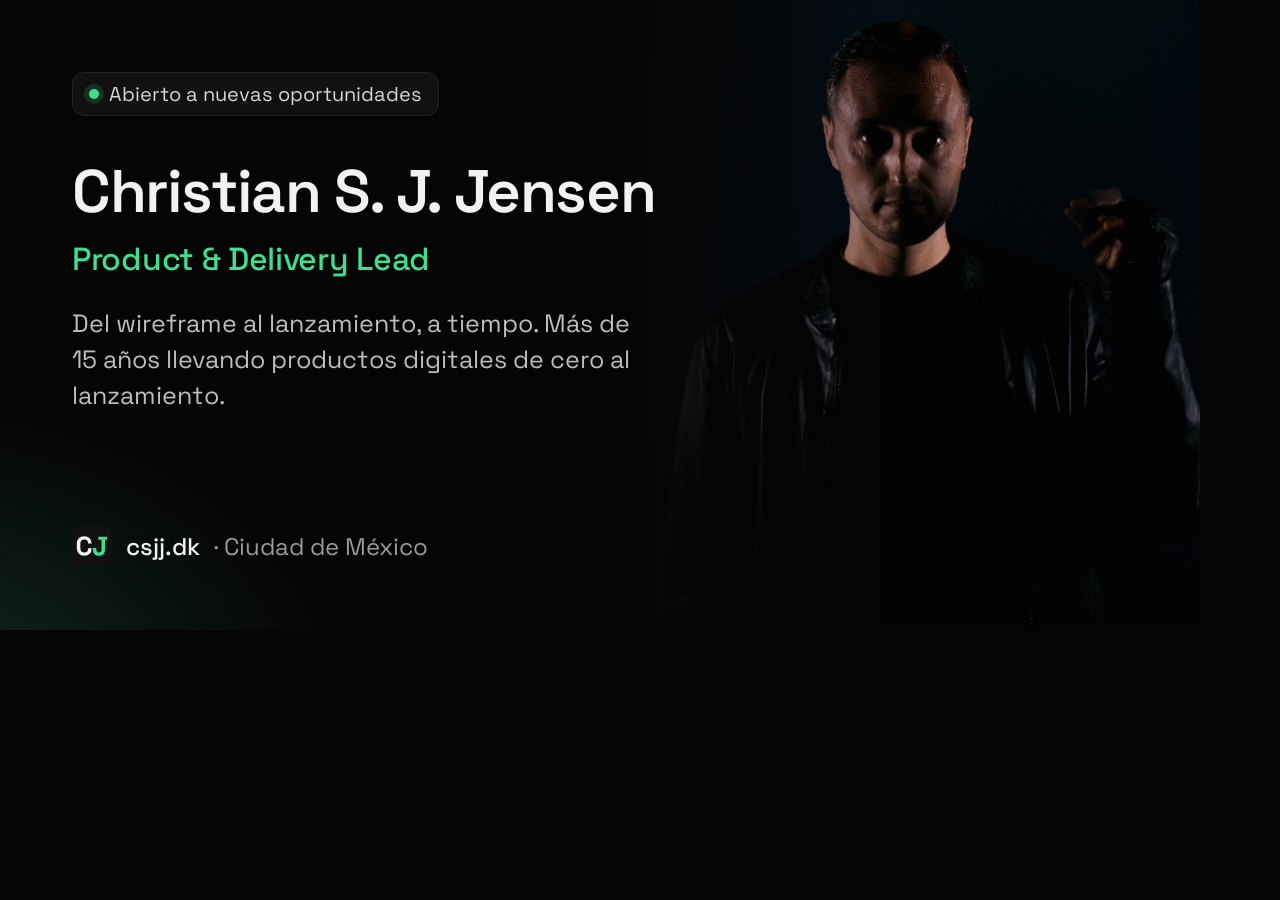
<file: og/og-image-es.html>
<!doctype html>
<html lang="es-MX">
<head>
<meta charset="utf-8">
<meta name="robots" content="noindex">
<title>Imagen de vista previa (ES)</title>
<!--
  Source for ../og-image-es.jpg, the image shown when csjj.dk/es/ is shared.
  Edit this file, then screenshot it at exactly 1200x630 (Playwright:
  viewport 1200x630, page.screenshot()) and save over ../og-image-es.jpg (JPEG, quality 88).
-->
<link rel="preconnect" href="https://fonts.googleapis.com">
<link rel="preconnect" href="https://fonts.gstatic.com" crossorigin>
<link href="https://fonts.googleapis.com/css2?family=Space+Grotesk:wght@400;500;600;700&display=swap" rel="stylesheet">
<style>
:root{--bg:#050505;--card:#111111;--line:#232323;--text:#f2f2f2;--muted:#9a9a9a;--accent:#3ee08f}
*{box-sizing:border-box;margin:0;padding:0}
html,body{width:1200px;height:630px;overflow:hidden;background:var(--bg)}
body{position:relative;font-family:"Space Grotesk",system-ui,sans-serif;color:var(--text);-webkit-font-smoothing:antialiased;
  background-image:radial-gradient(700px 480px at -8% 112%,rgba(62,224,143,.18),transparent 62%)}
.photo{position:absolute;top:0;right:0;width:560px;height:630px;background:url(../Photo_cv.jpg) center 18%/cover no-repeat}
.photo::after{content:"";position:absolute;inset:0;background:linear-gradient(90deg,var(--bg) 0%,rgba(5,5,5,.75) 18%,rgba(5,5,5,0) 48%)}
.copy{position:absolute;left:72px;top:72px;bottom:64px;width:640px;display:flex;flex-direction:column}
.badge{align-self:flex-start;display:inline-flex;align-items:center;gap:10px;padding:8px 16px;border:1px solid var(--line);border-radius:12px;background:var(--card);font-size:20px;color:#d6d6d6}
.dot{width:10px;height:10px;border-radius:50%;background:var(--accent);box-shadow:0 0 0 5px rgba(62,224,143,.15)}
h1{margin-top:44px;font-size:60px;line-height:1.08;font-weight:600;letter-spacing:-1.4px;white-space:nowrap}
.role{margin-top:14px;font-size:32px;font-weight:500;color:var(--accent);letter-spacing:-.3px}
.tag{margin-top:26px;font-size:25px;line-height:1.45;color:#bdbdbd;max-width:560px}
.foot{margin-top:auto;display:flex;align-items:center;gap:14px;font-size:24px;font-weight:500;color:var(--text)}
.foot img{width:40px;height:40px;display:block}
.foot span{color:var(--muted);font-weight:400}
</style>
</head>
<body>
  <div class="photo"></div>
  <div class="copy">
    <div class="badge"><span class="dot"></span>Abierto a nuevas oportunidades</div>
    <h1>Christian S. J. Jensen</h1>
    <div class="role">Product &amp; Delivery Lead</div>
    <p class="tag">Del wireframe al lanzamiento, a tiempo. Más de 15 años llevando productos digitales de cero al lanzamiento.</p>
    <div class="foot"><img src="../favicon.svg" alt="">csjj.dk <span>· Ciudad de México</span></div>
  </div>
</body>
</html>
</file>
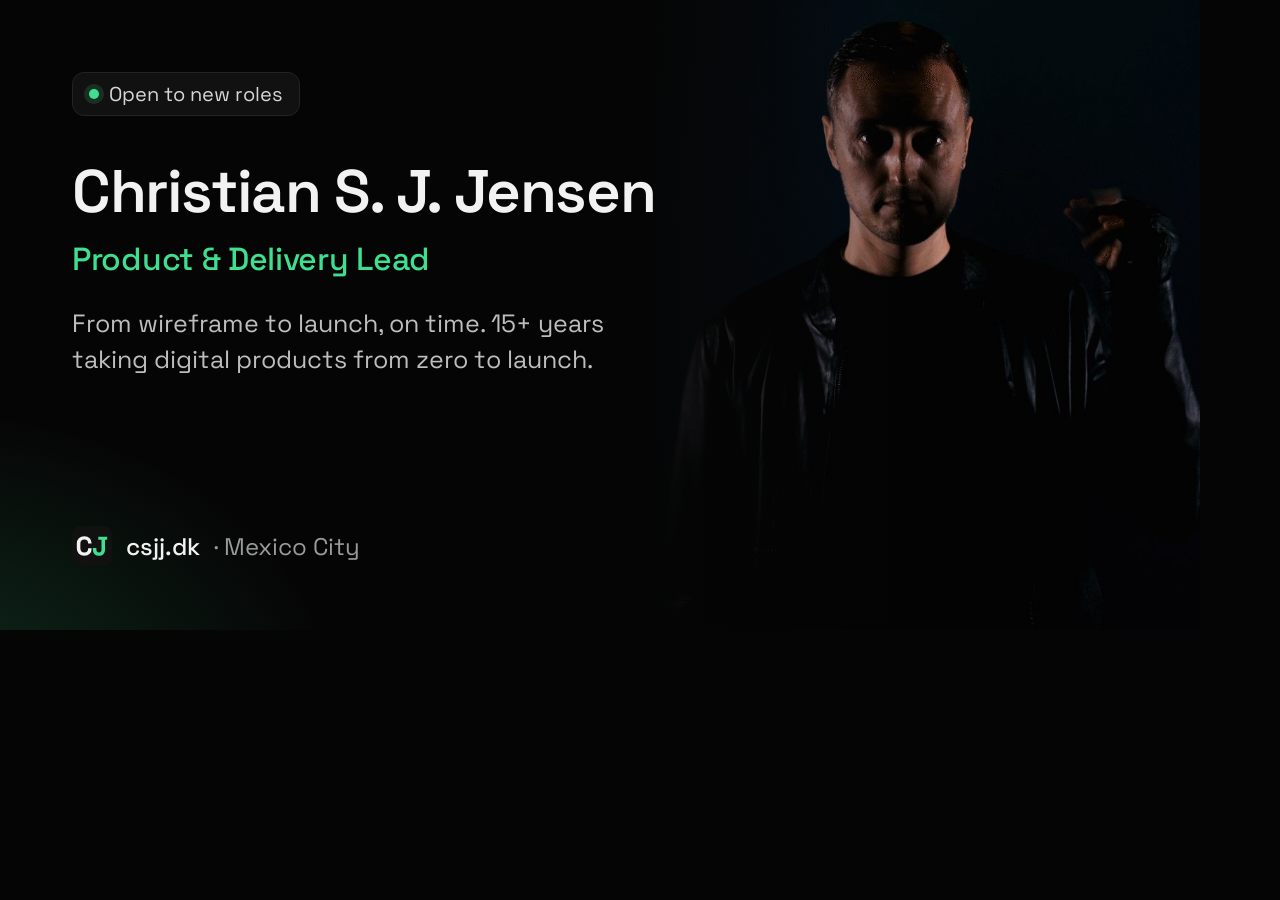
<file: og/og-image.html>
<!doctype html>
<html lang="en">
<head>
<meta charset="utf-8">
<meta name="robots" content="noindex">
<title>Link preview image</title>
<!--
  Source for ../og-image.jpg, the image shown when csjj.dk is shared.
  Edit this file, then screenshot it at exactly 1200x630 (Playwright:
  viewport 1200x630, page.screenshot()) and save over ../og-image.jpg (JPEG, quality 88).
-->
<link rel="preconnect" href="https://fonts.googleapis.com">
<link rel="preconnect" href="https://fonts.gstatic.com" crossorigin>
<link href="https://fonts.googleapis.com/css2?family=Space+Grotesk:wght@400;500;600;700&display=swap" rel="stylesheet">
<style>
:root{--bg:#050505;--card:#111111;--line:#232323;--text:#f2f2f2;--muted:#9a9a9a;--accent:#3ee08f}
*{box-sizing:border-box;margin:0;padding:0}
html,body{width:1200px;height:630px;overflow:hidden;background:var(--bg)}
body{position:relative;font-family:"Space Grotesk",system-ui,sans-serif;color:var(--text);-webkit-font-smoothing:antialiased;
  background-image:radial-gradient(700px 480px at -8% 112%,rgba(62,224,143,.18),transparent 62%)}
.photo{position:absolute;top:0;right:0;width:560px;height:630px;background:url(../Photo_cv.jpg) center 18%/cover no-repeat}
.photo::after{content:"";position:absolute;inset:0;background:linear-gradient(90deg,var(--bg) 0%,rgba(5,5,5,.75) 18%,rgba(5,5,5,0) 48%)}
.copy{position:absolute;left:72px;top:72px;bottom:64px;width:640px;display:flex;flex-direction:column}
.badge{align-self:flex-start;display:inline-flex;align-items:center;gap:10px;padding:8px 16px;border:1px solid var(--line);border-radius:12px;background:var(--card);font-size:20px;color:#d6d6d6}
.dot{width:10px;height:10px;border-radius:50%;background:var(--accent);box-shadow:0 0 0 5px rgba(62,224,143,.15)}
h1{margin-top:44px;font-size:60px;line-height:1.08;font-weight:600;letter-spacing:-1.4px;white-space:nowrap}
.role{margin-top:14px;font-size:32px;font-weight:500;color:var(--accent);letter-spacing:-.3px}
.tag{margin-top:26px;font-size:25px;line-height:1.45;color:#bdbdbd;max-width:560px}
.foot{margin-top:auto;display:flex;align-items:center;gap:14px;font-size:24px;font-weight:500;color:var(--text)}
.foot img{width:40px;height:40px;display:block}
.foot span{color:var(--muted);font-weight:400}
</style>
</head>
<body>
  <div class="photo"></div>
  <div class="copy">
    <div class="badge"><span class="dot"></span>Open to new roles</div>
    <h1>Christian S. J. Jensen</h1>
    <div class="role">Product &amp; Delivery Lead</div>
    <p class="tag">From wireframe to launch, on time. 15+ years taking digital products from zero to launch.</p>
    <div class="foot"><img src="../favicon.svg" alt="">csjj.dk <span>· Mexico City</span></div>
  </div>
</body>
</html>
</file>
<file: styles.css>
:root{
  --bg:#050505; --card:#111111; --card-2:#161616; --line:#232323;
  --text:#f2f2f2; --muted:#9a9a9a; --accent:#3ee08f; --accent-ink:#04140b;
}
*{box-sizing:border-box;margin:0;padding:0}
html{scroll-behavior:smooth}
body{background:var(--bg);color:var(--text);font-family:"Space Grotesk",system-ui,sans-serif;line-height:1.55;-webkit-font-smoothing:antialiased;
  background-image:radial-gradient(900px 600px at -10% 110%, rgba(62,224,143,.16), transparent 60%);background-attachment:fixed}
a{color:inherit;text-decoration:none}
.wrap{max-width:1180px;margin:0 auto;padding:48px 24px 64px;display:grid;grid-template-columns:340px 1fr;gap:56px;align-items:start}
/* profile card */
.profile{position:sticky;top:32px;background:var(--card);border:1px solid var(--line);border-radius:28px;padding:16px 16px 22px;text-align:center}
.photo{aspect-ratio:1/1;border-radius:20px;background:linear-gradient(145deg,#1d1d1d,#0b0b0b);border:1px solid var(--line);display:grid;place-items:center;overflow:hidden}
.photo img{width:100%;height:100%;object-fit:cover}
.monogram{font-size:72px;font-weight:700;letter-spacing:-2px;color:#2b2b2b}
.monogram span{color:var(--accent)}
.badge{display:inline-flex;align-items:center;gap:8px;margin:18px 0 10px;padding:6px 14px;border:1px solid var(--line);border-radius:10px;background:var(--card-2);font-size:13px;color:#d6d6d6}
.dot{width:8px;height:8px;border-radius:50%;background:var(--accent);box-shadow:0 0 0 4px rgba(62,224,143,.15)}
.profile h1{font-size:24px;font-weight:600;letter-spacing:-.3px}
.profile .role{color:var(--muted);font-size:14px;margin-top:2px}
.socials{display:flex;justify-content:center;gap:10px;margin:16px 0 18px}
.icon-btn{width:40px;height:40px;display:grid;place-items:center;border:1px solid var(--line);border-radius:12px;background:var(--card-2);transition:.2s}
.icon-btn:hover{border-color:var(--accent);color:var(--accent)}
.icon-btn svg{width:18px;height:18px}
.lang{display:flex;align-items:center;gap:7px;height:40px;padding:0 12px;border:1px solid var(--line);border-radius:12px;background:var(--card-2);font-size:13px;line-height:1}
.lang a{color:var(--muted);transition:.2s}
.lang a:hover{color:var(--text)}
.lang a[aria-current]{color:var(--accent);font-weight:700}
.lang span{color:#3a3a3a}
.topbar{position:relative;max-width:1180px;height:0;margin:0 auto}
.topbar .lang{position:absolute;top:6px;right:24px}
.actions{display:grid;grid-template-columns:1fr 1fr;gap:10px}
.btn{display:inline-flex;align-items:center;justify-content:center;gap:8px;padding:12px 10px;border-radius:12px;font-size:14px;font-weight:500;border:1px solid var(--line);background:var(--card-2);transition:.2s}
.btn:hover{border-color:#3a3a3a}
.btn.primary{background:var(--accent);color:var(--accent-ink);border-color:var(--accent)}
.btn.primary:hover{filter:brightness(1.08)}
.btn svg{width:16px;height:16px}
/* main */
main section{margin-bottom:72px}
.hello{color:var(--muted);font-size:17px;margin-bottom:10px}
.hero h2{font-size:clamp(34px,4.6vw,52px);line-height:1.12;font-weight:500;letter-spacing:-1px}
.hero h2 .hl{color:var(--accent)}
.hero p{color:#bdbdbd;font-size:17px;max-width:680px;margin-top:22px}
.stats{display:grid;grid-template-columns:repeat(4,1fr);gap:20px;margin-top:40px}
.stat{text-align:center}
.stat b{display:block;font-size:34px;font-weight:600;letter-spacing:-.5px}
.stat span{color:var(--muted);font-size:13px}
.sec-title{display:flex;align-items:center;gap:10px;font-size:20px;font-weight:500;margin-bottom:20px}
.sec-title svg{width:20px;height:20px}
.item{background:var(--card);border:1px solid var(--line);border-radius:18px;padding:20px 22px;margin-bottom:12px}
.item-head{display:flex;justify-content:space-between;gap:16px;align-items:flex-start;padding-bottom:14px;border-bottom:1px solid var(--line);margin-bottom:14px}
.item-head .left{display:flex;gap:14px;align-items:center}
.logo{width:40px;height:40px;flex:none;border-radius:11px;display:grid;place-items:center;font-weight:700;font-size:15px;background:var(--card-2);border:1px solid var(--line)}
.item h3{font-size:17px;font-weight:600}
.item .org{color:var(--muted);font-size:14px}
.date{flex:none;font-size:13px;padding:4px 10px;border:1px solid var(--line);border-radius:8px;background:var(--card-2);white-space:nowrap}
.item p{color:#b5b5b5;font-size:15px}
.item ul{list-style:none;margin-top:10px}
.item li{color:#b5b5b5;font-size:15px;padding-left:18px;position:relative;margin-top:6px}
.item li::before{content:"";position:absolute;left:2px;top:10px;width:6px;height:6px;border-radius:2px;background:var(--accent)}
.case-grid{display:grid;grid-template-columns:1fr 1fr;gap:12px}
.case{background:var(--card);border:1px solid var(--line);border-radius:18px;padding:22px}
.case .tag{font-size:12px;color:var(--accent);text-transform:uppercase;letter-spacing:1.2px}
.case h3{font-size:20px;font-weight:600;margin:6px 0 8px}
.case p{color:#b5b5b5;font-size:15px}
.case .nums{display:flex;gap:22px;margin-top:16px;padding-top:14px;border-top:1px solid var(--line);text-align:center}
.case .nums>div{flex:1 1 auto}
.case .nums b{display:block;font-size:22px;white-space:nowrap}
.case .nums span{font-size:12px;color:var(--muted)}
.case{container-type:inline-size}
@container (max-width:274px){.case .nums{flex-wrap:wrap;row-gap:10px}.case .nums>div{flex:1 1 0}}
.case-featured{grid-column:1/-1;display:grid;grid-template-columns:53fr 47fr;gap:24px;align-items:center}
.case-featured .shot{display:block;width:100%;height:auto;border-radius:14px;border:1px solid var(--line)}
.case-head{display:flex;flex-wrap:wrap;justify-content:space-between;align-items:center;gap:10px 12px;margin:10px 0 12px}
.case-head .title{display:flex;align-items:center;gap:12px}
.case-head h3{margin:0}
.case-featured .badge{margin:0}
.case-featured .nums span{display:block;line-height:1.4;margin-top:2px;text-wrap:balance}
.case-actions{display:flex;flex-wrap:wrap;align-items:center;gap:12px;margin-top:20px}
.case-actions .store img{display:block;height:44px;width:auto}
.case-actions .btn{padding:12px 16px}
@media (max-width:1179px){.case-featured{grid-template-columns:1fr;gap:20px}.case-featured .shot{max-width:440px;margin:0 auto}}
.case-wide{grid-template-columns:1fr;gap:22px}
/* video with poster and an optional pause/play button (js/video.js) */
.vid{position:relative;overflow:hidden;border-radius:14px;border:1px solid var(--line);background:#0b0b0b}
.vid video{display:block;width:100%;height:auto;aspect-ratio:16/9;object-fit:cover}
.vid-btn{display:none;position:absolute;right:12px;bottom:12px;width:40px;height:40px;padding:0;border-radius:50%;border:1px solid rgba(255,255,255,.28);background:rgba(5,5,5,.62);color:#fff;place-items:center;cursor:pointer;transition:.2s}
.js .vid-btn{display:grid}
.vid-btn:hover{background:rgba(5,5,5,.85)}
.vid-btn svg{width:16px;height:16px}
.vid-btn .i-play,.vid-btn.is-paused .i-pause{display:none}
.vid-btn.is-paused .i-play{display:block}
.case-wide :focus-visible{outline:2px solid var(--accent);outline-offset:3px}
.stack{display:grid;grid-template-columns:1fr 1fr;gap:12px}
.tool{display:flex;gap:14px;align-items:center;background:var(--card);border:1px solid var(--line);border-radius:16px;padding:14px 16px}
.tool b{font-weight:600;font-size:16px;display:block}
.tool span{color:var(--muted);font-size:13px}
.tool .logo img,.tool .logo svg{width:22px;height:22px;object-fit:contain}
.edu-grid{display:grid;grid-template-columns:1fr 1fr;gap:12px;padding-bottom:12px}
.edu-grid .item{margin-bottom:0}
.contact{background:var(--card);border:1px solid var(--line);border-radius:22px;padding:30px}
.contact h3{font-size:30px;font-weight:500;letter-spacing:-.5px}
.contact p{color:#b5b5b5;margin:8px 0 20px;max-width:560px}
.contact .row{display:flex;flex-wrap:wrap;gap:10px}
.contact .btn{padding:12px 18px}
footer{color:#5f5f5f;font-size:13px;margin-top:-30px}
@media (max-width:960px){
  .wrap{grid-template-columns:1fr;gap:40px;padding:72px 16px 48px}
  .topbar .lang{top:16px;right:16px}
  .profile{position:static;max-width:420px;margin:0 auto;width:100%}
  .stats{grid-template-columns:repeat(2,1fr)}
}
@media (max-width:640px){
  .case-grid,.stack,.edu-grid{grid-template-columns:1fr}
  .item-head{flex-direction:column}
}
</file>
<file: mossi/mossi.css>
/* MØSSI case study (/mossi/ and /es/mossi/). Loaded after ../styles.css; reuses its tokens, cards and buttons. */
.cs{--moss:#9c964d;--mossi:#ee652d;--cream:#f5e2bf}
.cs :focus-visible{outline:2px solid var(--accent);outline-offset:3px}
.cs .topbar .back{position:absolute;top:6px;left:24px;display:flex;align-items:center;height:40px;padding:0 14px;border:1px solid var(--line);border-radius:12px;background:var(--card-2);font-size:13px;color:var(--muted);transition:.2s}
.cs .topbar .back:hover{color:var(--text)}
.cs-wrap{max-width:1180px;margin:0 auto;padding:80px 24px 64px}
.cs footer{margin-top:32px}

/* hero */
.cs-hero .hero-tall{display:none;aspect-ratio:608/1080;object-position:34% 50%}  /* the poster is a 16:9 frame; keep Møssi in view */
@media (max-width:699px) and (orientation:portrait) and (prefers-reduced-motion:no-preference){
  .cs-hero .hero-wide{display:none}
  .cs-hero .hero-tall{display:block}
}
.cs-hero-text{margin-top:32px}
.cs-eyebrow{font-size:12px;font-weight:500;color:var(--moss);text-transform:uppercase;letter-spacing:1.2px}
.cs h1{font-size:clamp(56px,9vw,104px);line-height:1;font-weight:600;letter-spacing:-2px;color:var(--cream);margin-top:12px}
.cs-lead{font-size:clamp(18px,2vw,22px);line-height:1.45;color:#d2d2d2;max-width:780px;margin-top:16px}
.cs-meta{display:grid;grid-template-columns:repeat(4,1fr);gap:12px;margin-top:28px}
.cs-meta>div{background:var(--card);border:1px solid var(--line);border-radius:14px;padding:14px 16px}
.cs-meta dt{font-size:11px;font-weight:500;letter-spacing:1.2px;text-transform:uppercase;color:var(--moss)}
.cs-meta dd{font-size:14px;line-height:1.5;color:#cfcfcf;margin-top:6px}
.cs-actions{display:flex;flex-wrap:wrap;gap:12px;margin-top:24px}
.cs-actions .btn{padding:12px 18px}

/* sections */
.cs-sec{margin-top:96px;scroll-margin-top:24px}
.cs-num{font-size:13px;font-weight:600;letter-spacing:1px;color:var(--mossi)}
.cs h2{font-size:clamp(26px,3.2vw,36px);font-weight:500;letter-spacing:-.5px;line-height:1.15;color:var(--text);margin-top:6px}
.cs-text{font-size:17px;color:#bdbdbd;max-width:780px;margin-top:16px}
.cs figcaption{font-size:14px;color:var(--muted);margin-top:8px}
.cs figcaption b{color:var(--text);font-weight:600}

/* five characters: family together, Bussi on his own */
.chars{display:grid;grid-template-columns:2fr 1fr;gap:24px;align-items:start;margin-top:28px}
.chars-group h3{font-size:12px;font-weight:600;letter-spacing:1.2px;text-transform:uppercase;color:var(--moss);margin-bottom:12px}
.chars-family .chars-grid{display:grid;grid-template-columns:1fr 1fr;gap:20px 16px}
.chars-friend{padding-left:24px;border-left:1px solid var(--line)}
.char-mossi video{object-position:50% 60%}
.char-bussi video{object-position:70% 50%}

/* pipeline */
.strip{display:grid;grid-template-columns:1fr auto 1fr auto 1.775fr auto 1.778fr;gap:10px;align-items:start;margin-top:28px}
.strip img{display:block;width:100%;height:auto;border-radius:12px;border:1px solid var(--line)}
.strip .arrow{align-self:center;margin-top:-26px;font-size:22px;color:var(--mossi)}
.steps{list-style:none;display:grid;grid-template-columns:repeat(auto-fit,minmax(200px,1fr));gap:12px;margin-top:32px}
.steps li,.lessons li{background:var(--card);border:1px solid var(--line);border-radius:16px;padding:18px}
.steps .n{display:block;font-size:26px;font-weight:600;color:var(--mossi);line-height:1}
.steps p{font-size:15px;color:#b5b5b5;margin-top:10px}
.steps b{color:var(--text);font-weight:600}

/* what I learned */
.lessons{list-style:none;display:grid;grid-template-columns:repeat(auto-fit,minmax(200px,1fr));gap:12px;margin-top:28px}
.lessons li{display:flex;gap:12px;font-size:15px;color:#c4c4c4}
.lessons li::before{content:"";flex:none;width:8px;height:8px;margin-top:8px;border-radius:50%;background:var(--moss);box-shadow:0 0 0 4px rgba(156,150,77,.18)}

/* the website: browser and phone frames */
.devices{display:grid;grid-template-columns:minmax(0,3.2fr) minmax(0,1fr);gap:28px;align-items:end;margin-top:32px}
.browser{border:1px solid var(--line);border-radius:14px;overflow:hidden;background:#0d0d0d}
.browser-bar{display:flex;align-items:center;gap:6px;height:34px;padding:0 12px;background:#181818;border-bottom:1px solid var(--line)}
.browser-bar i{width:10px;height:10px;border-radius:50%;background:#3a3a3a}
.browser-bar span{flex:1;max-width:260px;height:22px;margin-left:10px;padding:0 10px;border-radius:6px;background:#0f0f0f;font-size:12px;line-height:22px;color:var(--muted)}
.browser .vid,.phone .vid{border:0;border-radius:0}
.browser video{aspect-ratio:1280/800}
.phone{border:9px solid #1c1c1c;border-radius:34px;overflow:hidden;background:#000;box-shadow:0 0 0 1px var(--line)}
.phone video{aspect-ratio:390/844}
.shots{display:grid;grid-template-columns:repeat(3,1fr);gap:12px;margin-top:16px}
.shots img{display:block;width:100%;height:auto;border-radius:12px;border:1px solid var(--line)}

/* launch: YouTube facade */
.yt{position:relative;aspect-ratio:16/9;margin-top:28px;border-radius:14px;overflow:hidden;border:1px solid var(--line);background:#000}
.yt iframe{position:absolute;inset:0;width:100%;height:100%;border:0}
.yt-facade{position:absolute;inset:0;display:block;width:100%;height:100%;padding:0;border:0;background:#000;cursor:pointer}
.yt-facade img{display:block;width:100%;height:100%;object-fit:cover}
.yt-play{position:absolute;left:78%;top:50%;transform:translate(-50%,-50%);display:grid;place-items:center;width:76px;height:76px;border-radius:50%;background:rgba(5,5,5,.66);border:1px solid rgba(255,255,255,.3);color:#fff;transition:.2s}
.yt-facade:hover .yt-play,.yt-facade:focus-visible .yt-play{background:var(--mossi)}
.yt-play svg{width:30px;height:30px;margin-left:4px}
.channels{display:flex;flex-wrap:wrap;gap:10px;margin-top:20px}
.channels .btn{padding:11px 16px}

.cs-cta{margin-top:96px}
.cs-cta h3{max-width:620px}
.cs-cta .row{margin-top:20px}

@media (max-width:960px){
  .cs .topbar .back{top:16px;left:16px}
  .cs-wrap{padding:80px 16px 48px}
  .cs-meta{grid-template-columns:1fr 1fr}
  .chars{grid-template-columns:1fr}
  .chars-friend{padding:20px 0 0;border-left:0;border-top:1px solid var(--line)}
  .chars-friend .char{max-width:calc(50% - 8px)}
  .devices{grid-template-columns:minmax(0,2.4fr) minmax(0,1fr)}
}
@media (max-width:700px){
  .cs-sec{margin-top:72px}
  .strip{grid-template-columns:1fr;justify-items:center;gap:6px}
  .strip figure{width:100%;max-width:520px}
  .strip .square{max-width:300px}
  .strip .arrow{margin:0;transform:rotate(90deg)}
  .devices{grid-template-columns:1fr}
  .phone{width:100%;max-width:280px;margin:0 auto}
  .shots{grid-template-columns:1fr}
}
@media (max-width:520px){
  .cs-meta{grid-template-columns:1fr}
  .chars-family .chars-grid{grid-template-columns:1fr}
  .chars-friend .char{max-width:none}
}
</file>
